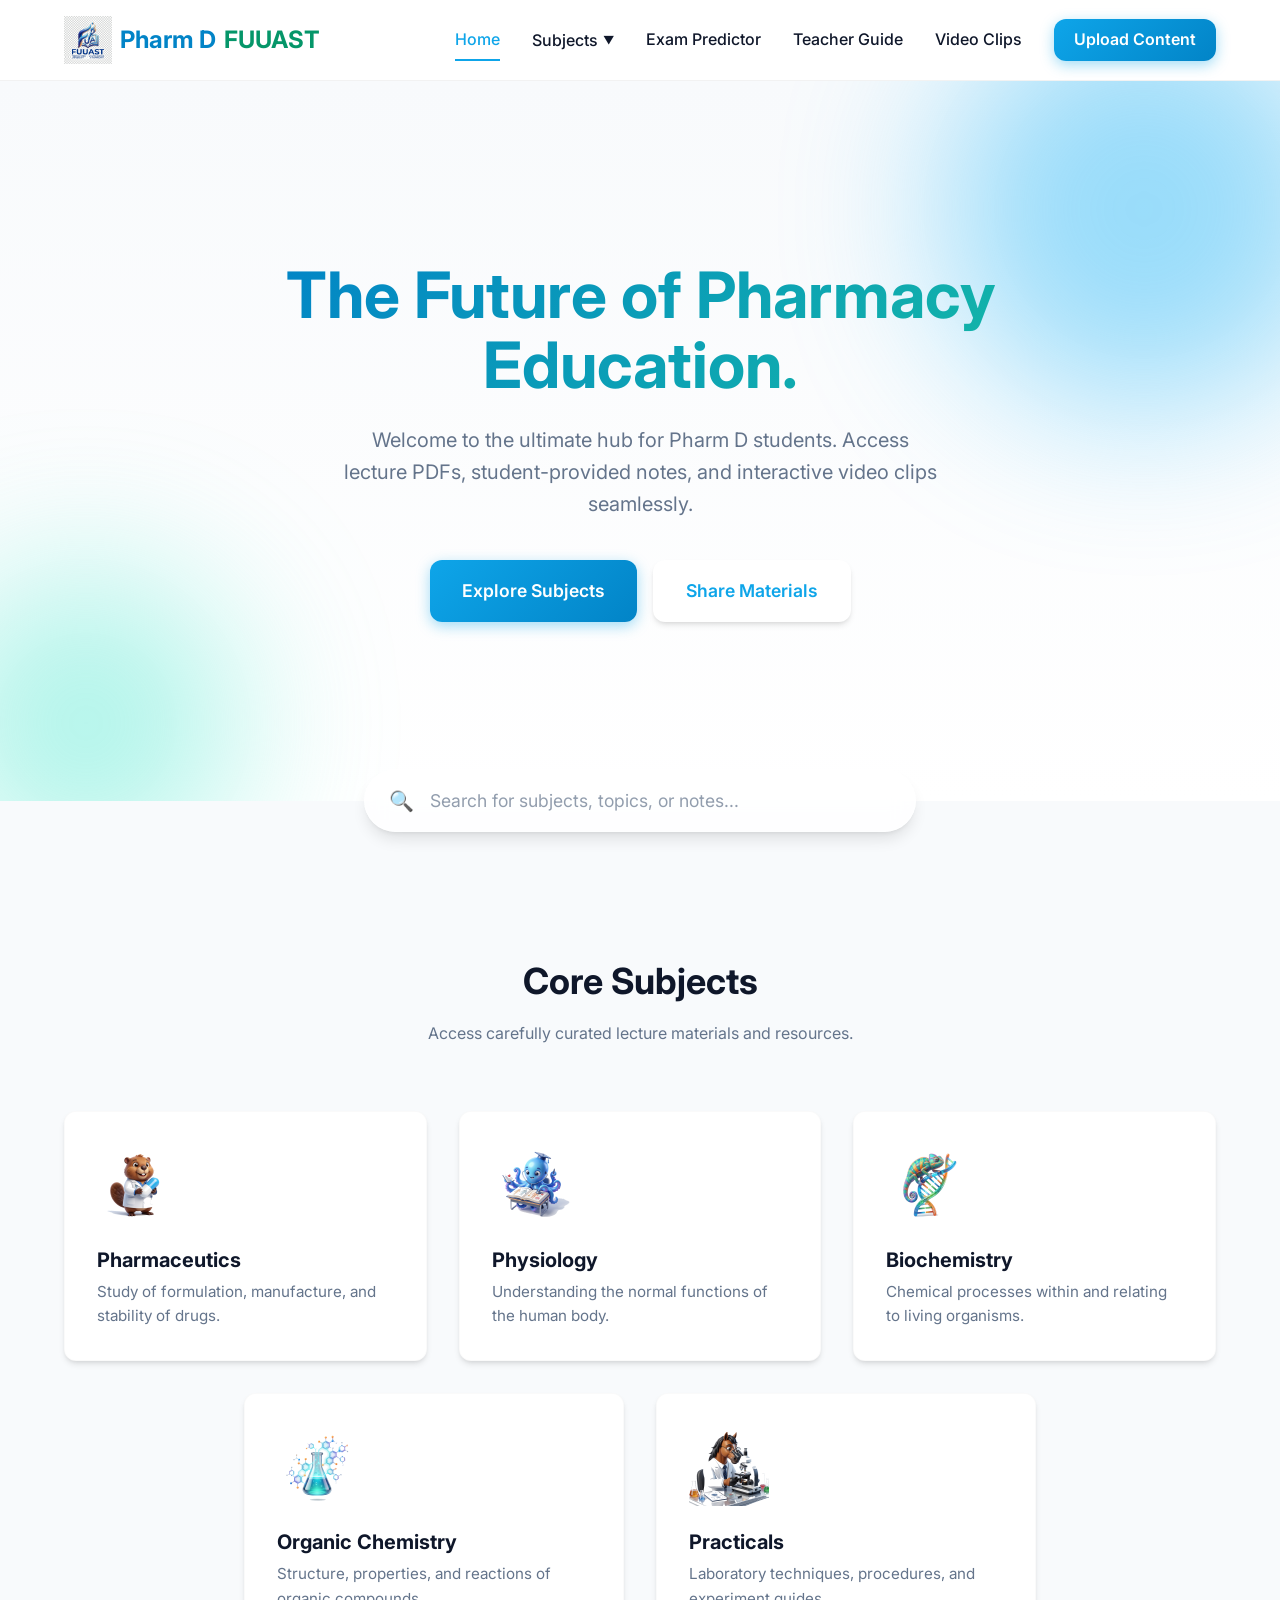
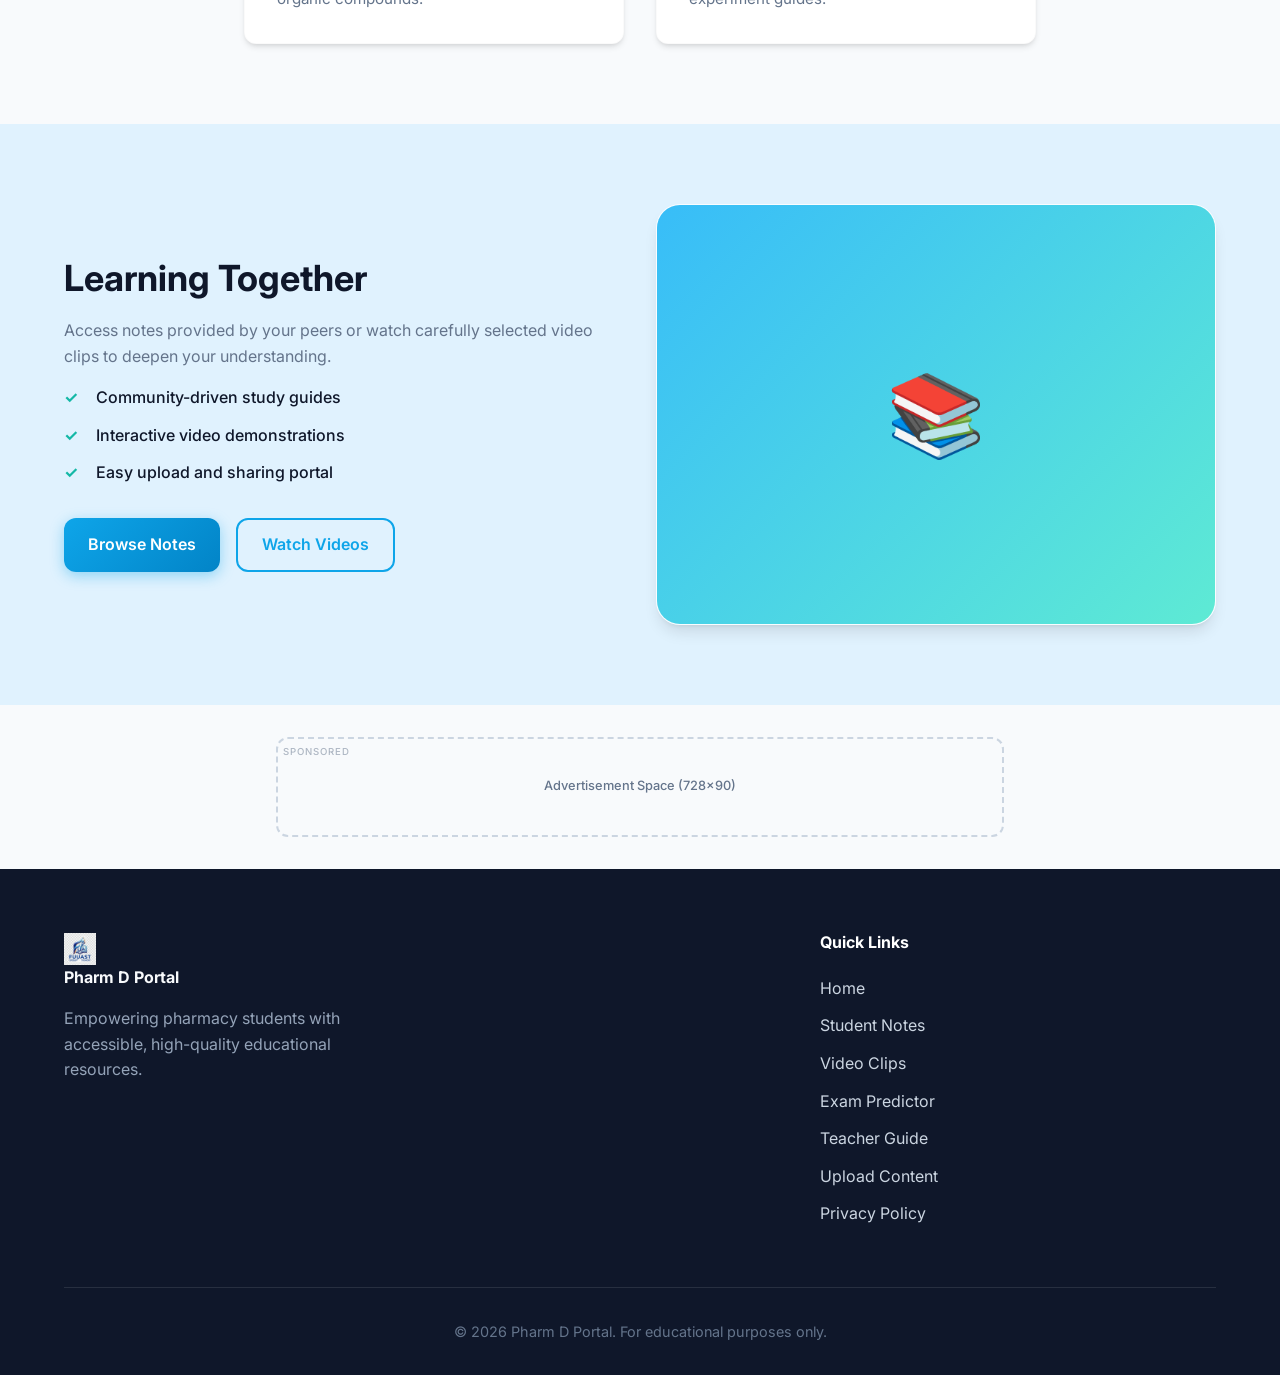
<file: index.html>
<!DOCTYPE html>
<html lang="en">

<head>
    <meta charset="UTF-8">
    <meta name="viewport" content="width=device-width, initial-scale=1.0">
    <title>Pharm D Portal</title>
    <meta name="description"
        content="The ultimate hub for Pharm D students at FUUAST. Access lecture PDFs, student notes, and video clips for Pharmaceutics, Physiology, Biochemistry, Organic Chemistry, and Practicals.">
    <!-- Open Graph / Social Media -->
    <meta property="og:type" content="website">
    <meta property="og:url" content="https://pharmd-fuuast.com/">
    <meta property="og:title" content="Pharm D Portal – FUUAST">
    <meta property="og:description"
        content="The ultimate hub for Pharm D students. Access lecture PDFs, student notes, and video clips seamlessly.">
    <meta property="og:image" content="img/fuuast_logo_transparent.png">
    <meta property="og:site_name" content="Pharm D Portal FUUAST">
    <!-- Twitter Card -->
    <meta name="twitter:card" content="summary_large_image">
    <meta name="twitter:title" content="Pharm D Portal – FUUAST">
    <meta name="twitter:description"
        content="The ultimate hub for Pharm D students. Access lecture PDFs, student notes, and video clips seamlessly.">
    <meta name="twitter:image" content="img/fuuast_logo_transparent.png">
    <!-- Google Fonts -->
    <link href="https://fonts.googleapis.com/css2?family=Inter:wght@400;500;600;700&display=swap" rel="stylesheet">
    <link rel="stylesheet" href="css/style.css">
</head>

<body>

    <!-- Header Navigation -->
    <header class="navbar">
        <div class="container nav-content">
            <a href="index.html" class="logo">
                <img src="img/fuuast_logo_transparent.png" alt="FUUAST Logo" class="logo-img"> Pharm D <span
                    class="logo-accent">FUUAST</span>
            </a>
            <nav class="nav-links">
                <a href="index.html" class="active">Home</a>

                <div class="dropdown">
                    <button class="dropbtn">Subjects <span class="arrow">▼</span></button>
                    <div class="dropdown-content">
                        <a href="pages/pharmacutics.html">Pharmaceutics</a>
                        <a href="pages/physiology.html">Physiology</a>
                        <a href="pages/biochemistry.html">Biochemistry</a>
                        <a href="pages/organic_chemistry.html">Organic Chemistry</a>
                        <a href="pages/practicals.html">Practicals</a>
                        <hr style="opacity: 0.1; margin: 0.5rem 0;">
                        <a href="pages/student_notes.html">Student Notes</a>
                    </div>
                </div>

                <a href="pages/exam_predictor.html">Exam Predictor</a>
                <a href="pages/teacher_guide.html">Teacher Guide</a>
                <a href="pages/videos.html">Video Clips</a>
                <a href="pages/upload.html" class="btn-primary btn-nav">Upload Content</a>
            </nav>

            <!-- Mobile Menu Toggle -->
            <button class="mobile-menu-btn" aria-label="Toggle Navigation">
                <span class="bar"></span>
                <span class="bar"></span>
                <span class="bar"></span>
            </button>
        </div>
    </header>

    <!-- Main Content -->
    <main>
        <!-- Hero Section -->
        <section class="hero">
            <div class="container hero-content">
                <h1>The Future of Pharmacy Education.</h1>
                <p>Welcome to the ultimate hub for Pharm D students. Access lecture PDFs, student-provided notes, and
                    interactive video clips seamlessly.</p>
                <div class="hero-buttons">
                    <a href="#subjects" class="btn-primary btn-large">Explore Subjects</a>
                    <a href="pages/upload.html" class="btn-secondary btn-large">Share Materials</a>
                </div>
            </div>
            <!-- Decorative Background Elements -->
            <div class="hero-bg-shapes">
                <div class="shape shape-1"></div>
                <div class="shape shape-2"></div>
            </div>
        </section>

        <!-- Search Section -->
        <div class="search-container">
            <div class="search-box">
                <span class="search-icon">🔍</span>
                <input type="text" class="search-input" placeholder="Search for subjects, topics, or notes..."
                    id="mainSearch">
            </div>
            <div id="searchResults" class="search-results">
                <!-- Results will be injected here by JS -->
            </div>
        </div>

        <!-- Subjects Grid Preview -->
        <section id="subjects" class="section-padding subjects-preview">
            <div class="container">
                <div class="section-header">
                    <h2>Core Subjects</h2>
                    <p>Access carefully curated lecture materials and resources.</p>
                </div>

                <div class="grid cards-grid">
                    <a href="pages/pharmacutics.html" class="card subject-card">
                        <div class="card-icon"><img src="img/pharmacutics%20Beaver.png" alt="Pharmaceutics"></div>
                        <h3>Pharmaceutics</h3>
                        <p>Study of formulation, manufacture, and stability of drugs.</p>
                    </a>

                    <a href="pages/physiology.html" class="card subject-card">
                        <div class="card-icon"><img src="img/physiology%20octopus.png" alt="Physiology"></div>
                        <h3>Physiology</h3>
                        <p>Understanding the normal functions of the human body.</p>
                    </a>

                    <a href="pages/biochemistry.html" class="card subject-card">
                        <div class="card-icon"><img src="img/biochemistry%20chamelion.png" alt="Biochemistry"></div>
                        <h3>Biochemistry</h3>
                        <p>Chemical processes within and relating to living organisms.</p>
                    </a>

                    <a href="pages/organic_chemistry.html" class="card subject-card">
                        <div class="card-icon"><img src="img/organic_chemistry.png" alt="Organic Chemistry"></div>
                        <h3>Organic Chemistry</h3>
                        <p>Structure, properties, and reactions of organic compounds.</p>
                    </a>

                    <a href="pages/practicals.html" class="card subject-card">
                        <div class="card-icon"><img src="img/practical%20horse.png" alt="Practicals"></div>
                        <h3>Practicals</h3>
                        <p>Laboratory techniques, procedures, and experiment guides.</p>
                    </a>
                </div>
            </div>
        </section>

        <!-- Student Resources Preview -->
        <section class="section-padding student-resources bg-light">
            <div class="container">
                <div class="grid layout-2-col align-center">
                    <div class="text-content">
                        <h2>Learning Together</h2>
                        <p>Access notes provided by your peers or watch carefully selected video clips to deepen your
                            understanding.</p>
                        <ul class="feature-list">
                            <li>Community-driven study guides</li>
                            <li>Interactive video demonstrations</li>
                            <li>Easy upload and sharing portal</li>
                        </ul>
                        <div class="flex-buttons mt-4">
                            <a href="pages/student_notes.html" class="btn-primary">Browse Notes</a>
                            <a href="pages/videos.html" class="btn-outline">Watch Videos</a>
                        </div>
                    </div>
                    <div class="image-content glass-panel">
                        <!-- Placeholder for a beautiful image indicating studying or medical field -->
                        <div class="illustration-placeholder">
                            <span class="icon-large">📚</span>
                        </div>
                    </div>
                </div>
            </div>
        </section>
    </main>

    <!-- Bottom Ad Banner -->
    <div class="container">
        <div class="ad-region ad-banner">
            Advertisement Space (728x90)
        </div>
    </div>

    <!-- Footer -->
    <footer class="footer">
        <div class="container">
            <div class="footer-content">
                <div class="footer-brand">
                    <img src="img/fuuast_logo_transparent.png" alt="FUUAST Logo" class="logo-img-small"> <strong>Pharm D
                        Portal</strong>
                    <p>Empowering pharmacy students with accessible, high-quality educational resources.</p>
                </div>
                <div class="footer-links">
                    <h4>Quick Links</h4>
                    <a href="index.html">Home</a>
                    <a href="pages/student_notes.html">Student Notes</a>
                    <a href="pages/videos.html">Video Clips</a>
                    <a href="pages/exam_predictor.html">Exam Predictor</a>
                    <a href="pages/teacher_guide.html">Teacher Guide</a>
                    <a href="pages/upload.html">Upload Content</a>
                    <a href="pages/privacy.html">Privacy Policy</a>
                </div>
            </div>
            <div class="footer-bottom">
                &copy; 2026 Pharm D Portal. For educational purposes only.
            </div>
        </div>
    </footer>

    <script src="js/main.js"></script>
</body>

</html>
</file>
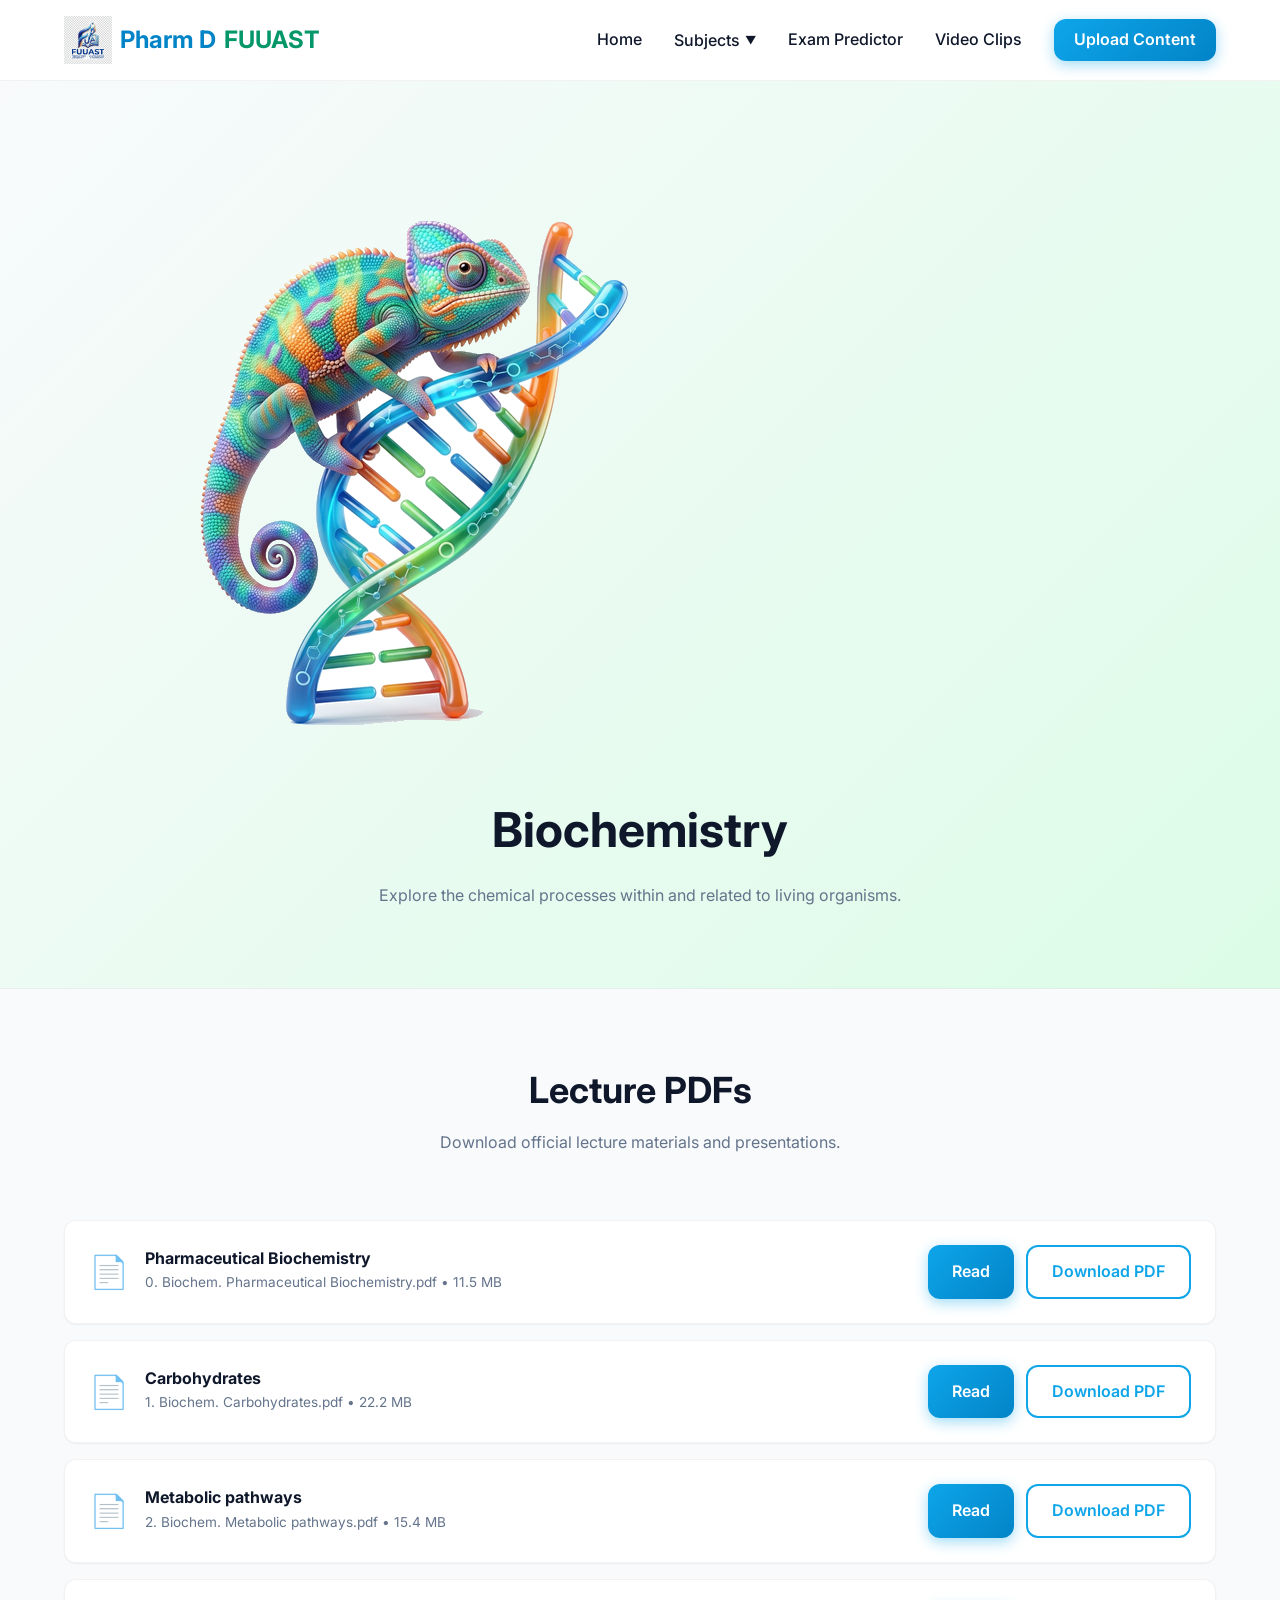
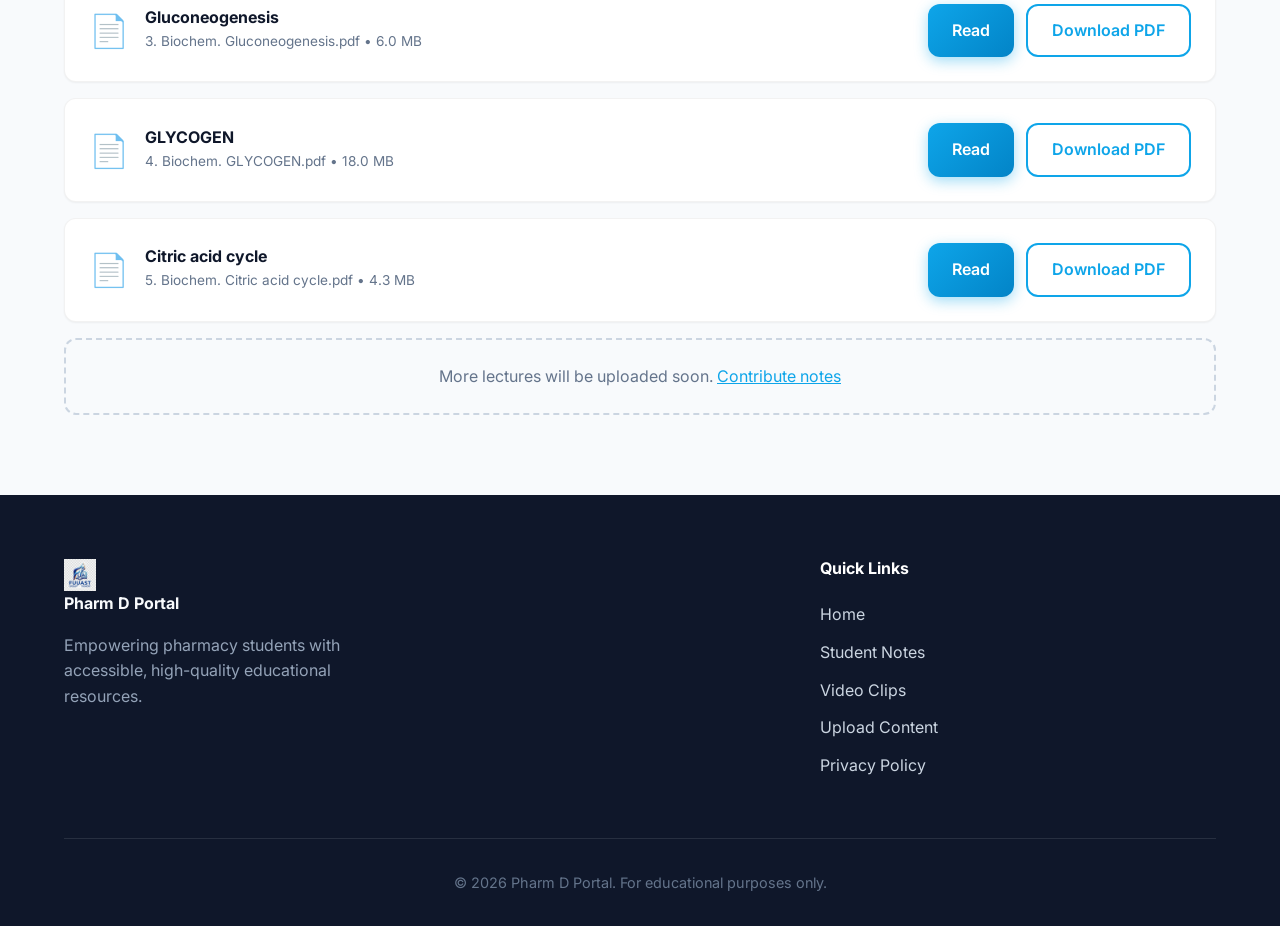
<file: pages/biochemistry.html>
<!DOCTYPE html>
<html lang="en">

<head>
    <meta charset="UTF-8">
    <meta name="viewport" content="width=device-width, initial-scale=1.0">
    <title>Biochemistry - Pharm D Portal</title>
    <meta name="description" content="Study Biochemistry lecture slides and notes for Pharm D at FUUAST. Download carbohydrates, glycogen, gluconeogenesis presentations and more.">
    <!-- Open Graph / Social Media -->
    <meta property="og:type" content="website">
    <meta property="og:url" content="https://pharmd-fuuast.com/pages/biochemistry.html">
    <meta property="og:title" content="Biochemistry – Pharm D Portal FUUAST">
    <meta property="og:description" content="Explore chemical processes within living organisms. Download lecture slides on carbohydrates, glycogen, gluconeogenesis and more.">
    <meta property="og:image" content="../img/biochemistry chamelion.png">
    <meta property="og:site_name" content="Pharm D Portal FUUAST">
    <!-- Twitter Card -->
    <meta name="twitter:card" content="summary_large_image">
    <meta name="twitter:title" content="Biochemistry – Pharm D Portal FUUAST">
    <meta name="twitter:description" content="Explore chemical processes within living organisms. Download lecture slides on carbohydrates, glycogen, gluconeogenesis and more.">
    <meta name="twitter:image" content="../img/biochemistry chamelion.png">
    <!-- Google Fonts -->
    <link href="https://fonts.googleapis.com/css2?family=Inter:wght@400;500;600;700&display=swap" rel="stylesheet">
    <link rel="stylesheet" href="../css/style.css">

    <style>
        .subject-hero {
            background: linear-gradient(135deg, var(--bg-main) 0%, #dcfce7 100%);
            padding: 4rem 0;
            text-align: center;
            border-bottom: 1px solid rgba(0, 0, 0, 0.05);
        }

        .subject-icon {
            font-size: 4rem;
            margin-bottom: 1rem;
            animation: float 4s ease-in-out infinite;
        }

        .pdf-list {
            list-style: none;
            display: grid;
            gap: 1rem;
        }

        .pdf-item {
            display: flex;
            align-items: center;
            justify-content: space-between;
            background: white;
            padding: 1.5rem;
            border-radius: var(--border-radius);
            box-shadow: var(--shadow-sm);
            transition: all var(--transition-fast);
            border: 1px solid rgba(0, 0, 0, 0.05);
        }

        .pdf-item:hover {
            transform: translateY(-2px);
            box-shadow: var(--shadow-md);
            border-color: var(--primary-light);
        }

        .pdf-info {
            display: flex;
            align-items: center;
            gap: 1rem;
        }

        .pdf-icon {
            font-size: 2rem;
            color: #ef4444;
            /* PDF Red */
        }

        .pdf-details h4 {
            margin-bottom: 0.25rem;
        }

        .pdf-details p {
            margin-bottom: 0;
            font-size: 0.85rem;
            color: var(--text-muted);
        }
    </style>
</head>

<body>

    <!-- Header Navigation -->
    <header class="navbar">
        <div class="container nav-content">
            <a href="../index.html" class="logo">
                <img src="../img/fuuast_logo_transparent.png" alt="FUUAST Logo" class="logo-img"> Pharm D <span
                    class="logo-accent">FUUAST</span>
            </a>
            <nav class="nav-links">
                <a href="../index.html">Home</a>

                <div class="dropdown">
                    <button class="dropbtn">Subjects <span class="arrow">▼</span></button>
                    <div class="dropdown-content">
                        <a href="pharmacutics.html">Pharmaceutics</a>
                        <a href="physiology.html">Physiology</a>
                        <a href="biochemistry.html" class="active">Biochemistry</a>
                        <a href="organic_chemistry.html">Organic Chemistry</a>
                        <a href="practicals.html">Practicals</a>
                        <hr style="opacity: 0.1; margin: 0.5rem 0;">
                        <a href="student_notes.html">Student Notes</a>
                    </div>
                </div>

                <a href="exam_predictor.html">Exam Predictor</a>
                <a href="videos.html">Video Clips</a>
                <a href="upload.html" class="btn-primary btn-nav">Upload Content</a>
            </nav>

            <!-- Mobile Menu Toggle -->
            <button class="mobile-menu-btn">
                <span class="bar"></span>
                <span class="bar"></span>
                <span class="bar"></span>
            </button>
        </div>
    </header>

    <!-- Main Content -->
    <main>
        <section class="subject-hero">
            <div class="container">
                <div class="subject-icon"><img src="../img/biochemistry%20chamelion.png" alt="Biochemistry"
                        class="subject-icon-img"></div>
                <h1>Biochemistry</h1>
                <p>Explore the chemical processes within and related to living organisms.</p>
            </div>
        </section>

        <section class="section-padding">
            <div class="container">
                <div class="section-header">
                    <h2>Lecture PDFs</h2>
                    <p>Download official lecture materials and presentations.</p>
                </div>

                <ul class="pdf-list" id="pdf-list-container" data-subject="biochemistry">
                    <!-- PDF items will be injected here dynamically by js/pdf-loader.js -->
                </ul>
            </div>
        </section>
    </main>

    <!-- Footer -->
    <footer class="footer">
        <div class="container">
            <div class="footer-content">
                <div class="footer-brand">
                    <img src="../img/fuuast_logo_transparent.png" alt="FUUAST Logo" class="logo-img-small"> <strong>Pharm D
                        Portal</strong>
                    <p>Empowering pharmacy students with accessible, high-quality educational resources.</p>
                </div>
                <div class="footer-links">
                    <h4>Quick Links</h4>
                    <a href="../index.html">Home</a>
                    <a href="student_notes.html">Student Notes</a>
                    <a href="videos.html">Video Clips</a>
                    <a href="upload.html">Upload Content</a>
                    <a href="privacy.html">Privacy Policy</a>
                </div>
            </div>
            <div class="footer-bottom">
                &copy; 2026 Pharm D Portal. For educational purposes only.
            </div>
        </div>
    </footer>

    <script src="../js/pdf-data.js"></script>
    <script src="../js/pdf-loader.js"></script>
    <script src="../js/main.js"></script>
</body>

</html>
</file>
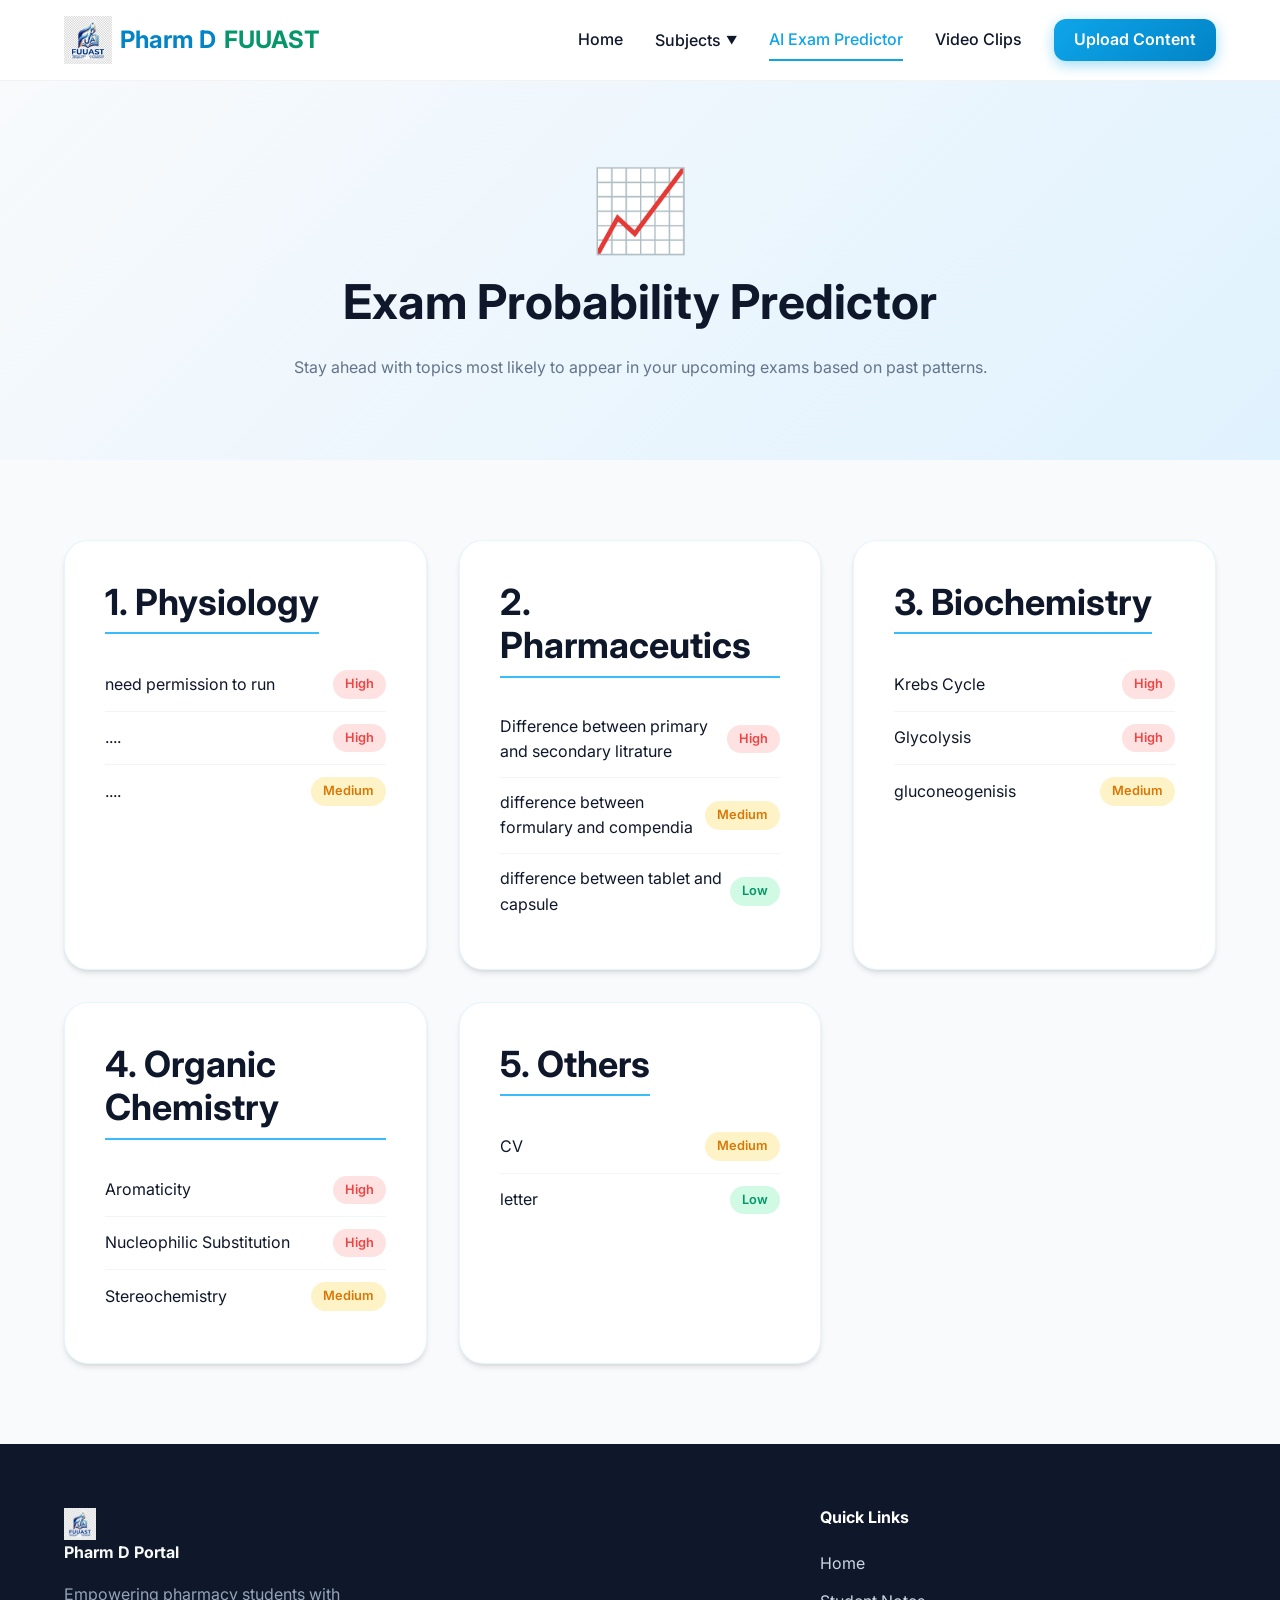
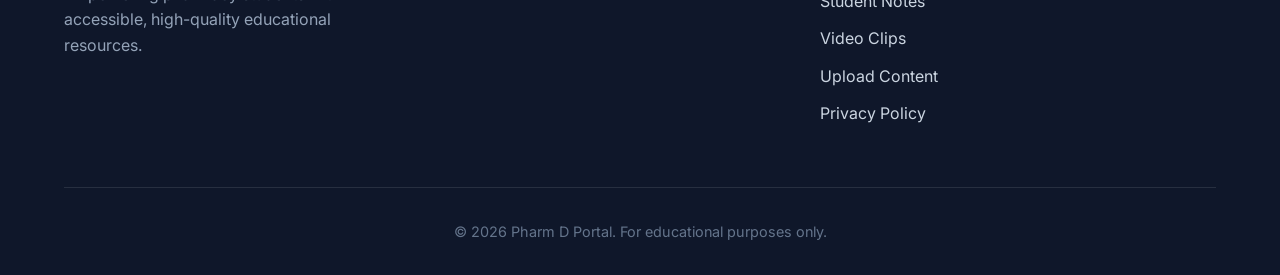
<file: pages/exam_predictor.html>
<!DOCTYPE html>
<html lang="en">

<head>
    <meta charset="UTF-8">
    <meta name="viewport" content="width=device-width, initial-scale=1.0">
    <title>Exam Probability Predictor - Pharm D Portal</title>
    <meta name="description" content="Stay ahead with the Pharm D Exam Probability Predictor. Discover high-probability exam topics for Physiology, Pharmaceutics, Biochemistry, and Organic Chemistry.">
    <!-- Open Graph / Social Media -->
    <meta property="og:type" content="website">
    <meta property="og:url" content="https://pharmd-fuuast.com/pages/exam_predictor.html">
    <meta property="og:title" content="Exam Probability Predictor – Pharm D Portal FUUAST">
    <meta property="og:description" content="Stay ahead with topics most likely to appear in your upcoming exams based on past patterns.">
    <meta property="og:image" content="../img/fuuast_logo_transparent.png">
    <meta property="og:site_name" content="Pharm D Portal FUUAST">
    <!-- Twitter Card -->
    <meta name="twitter:card" content="summary_large_image">
    <meta name="twitter:title" content="Exam Probability Predictor – Pharm D Portal FUUAST">
    <meta name="twitter:description" content="Stay ahead with topics most likely to appear in your upcoming exams based on past patterns.">
    <meta name="twitter:image" content="../img/fuuast_logo_transparent.png">
    <!-- Google Fonts -->
    <link href="https://fonts.googleapis.com/css2?family=Inter:wght@400;500;600;700&display=swap" rel="stylesheet">
    <link rel="stylesheet" href="../css/style.css">

    <style>
        .predictor-hero {
            background: linear-gradient(135deg, var(--bg-main) 0%, #e0f2fe 100%);
            padding: 4rem 0;
            text-align: center;
        }

        .predictor-grid {
            grid-template-columns: repeat(auto-fit, minmax(300px, 1fr));
        }

        .predictor-card {
            background: white;
            padding: 2.5rem;
            border-radius: var(--border-radius-lg);
            box-shadow: var(--shadow-md);
            border: 1px solid rgba(14, 165, 233, 0.1);
        }

        .predictor-card h2 {
            border-bottom: 2px solid var(--primary-light);
            padding-bottom: 0.5rem;
            margin-bottom: 1.5rem;
            display: inline-block;
        }

        .topic-list {
            list-style: none;
        }

        .topic-item {
            display: flex;
            align-items: center;
            justify-content: space-between;
            padding: 0.75rem 0;
            border-bottom: 1px solid #f1f5f9;
        }

        .topic-item:last-child {
            border-bottom: none;
        }

        .probability-badge {
            padding: 0.25rem 0.75rem;
            border-radius: 20px;
            font-size: 0.8rem;
            font-weight: 600;
        }

        .prob-high {
            background: #fee2e2;
            color: #ef4444;
        }

        .prob-medium {
            background: #fef3c7;
            color: #d97706;
        }

        .prob-low {
            background: #d1fae5;
            color: #059669;
        }
    </style>
</head>

<body>

    <!-- Header Navigation -->
    <header class="navbar">
        <div class="container nav-content">
            <a href="../index.html" class="logo">
                <img src="../img/fuuast_logo_transparent.png" alt="FUUAST Logo" class="logo-img"> Pharm D <span
                    class="logo-accent">FUUAST</span>
            </a>
            <nav class="nav-links">
                <a href="../index.html">Home</a>
                <div class="dropdown">
                    <button class="dropbtn">Subjects <span class="arrow">▼</span></button>
                    <div class="dropdown-content">
                        <a href="pharmacutics.html">Pharmaceutics</a>
                        <a href="physiology.html">Physiology</a>
                        <a href="biochemistry.html">Biochemistry</a>
                        <a href="organic_chemistry.html">Organic Chemistry</a>
                        <a href="practicals.html">Practicals</a>
                        <hr style="opacity: 0.1; margin: 0.5rem 0;">
                        <a href="student_notes.html">Student Notes</a>
                    </div>
                </div>
                <a href="exam_predictor.html" class="active">AI Exam Predictor</a>
                <a href="videos.html">Video Clips</a>
                <a href="upload.html" class="btn-primary btn-nav">Upload Content</a>
            </nav>
            <button class="mobile-menu-btn">
                <span class="bar"></span><span class="bar"></span><span class="bar"></span>
            </button>
        </div>
    </header>

    <main>
        <section class="predictor-hero">
            <div class="container">
                <span class="icon-large">📈</span>
                <h1>Exam Probability Predictor</h1>
                <p>Stay ahead with topics most likely to appear in your upcoming exams based on past patterns.</p>
            </div>
        </section>

        <section class="section-padding">
            <div class="container">
                <div class="grid predictor-grid">
                    <!-- Physiology -->
                    <div class="predictor-card">
                        <h2>1. Physiology</h2>
                        <ul class="topic-list">
                            <li class="topic-item"><span>need permission to run</span> <span
                                    class="probability-badge prob-high">High</span></li>
                            <li class="topic-item"><span>....</span> <span
                                    class="probability-badge prob-high">High</span></li>
                            <li class="topic-item"><span>....</span> <span
                                    class="probability-badge prob-medium">Medium</span></li>
                        </ul>
                    </div>

                    <!-- Pharmaceutics -->
                    <div class="predictor-card">
                        <h2>2. Pharmaceutics</h2>
                        <ul class="topic-list">
                            <li class="topic-item"><span>Difference between primary and secondary litrature</span> <span
                                    class="probability-badge prob-high">High</span></li>
                            <li class="topic-item"><span>difference between formulary and compendia</span> <span
                                    class="probability-badge prob-medium">Medium</span></li>
                            <li class="topic-item"><span>difference between tablet and capsule</span> <span
                                    class="probability-badge prob-low">Low</span></li>
                        </ul>
                    </div>

                    <!-- Biochemistry -->
                    <div class="predictor-card">
                        <h2>3. Biochemistry</h2>
                        <ul class="topic-list">
                            <li class="topic-item"><span>Krebs Cycle</span> <span
                                    class="probability-badge prob-high">High</span></li>
                            <li class="topic-item"><span>Glycolysis</span> <span
                                    class="probability-badge prob-high">High</span></li>
                            <li class="topic-item"><span>gluconeogenisis</span> <span
                                    class="probability-badge prob-medium">Medium</span></li>
                        </ul>
                    </div>

                    <!-- Organic Chemistry -->
                    <div class="predictor-card">
                        <h2>4. Organic Chemistry</h2>
                        <ul class="topic-list">
                            <li class="topic-item"><span>Aromaticity</span> <span
                                    class="probability-badge prob-high">High</span></li>
                            <li class="topic-item"><span>Nucleophilic Substitution</span> <span
                                    class="probability-badge prob-high">High</span></li>
                            <li class="topic-item"><span>Stereochemistry</span> <span
                                    class="probability-badge prob-medium">Medium</span></li>
                        </ul>
                    </div>

                    <!-- Others -->
                    <div class="predictor-card">
                        <h2>5. Others</h2>
                        <ul class="topic-list">
                            <li class="topic-item"><span>CV</span> <span
                                    class="probability-badge prob-medium">Medium</span></li>
                            <li class="topic-item"><span>letter</span> <span
                                    class="probability-badge prob-low">Low</span></li>
                        </ul>
                    </div>
                </div>
            </div>
        </section>
    </main>

    <footer class="footer">
        <div class="container">
            <div class="footer-content">
                <div class="footer-brand">
                    <img src="../img/fuuast_logo_transparent.png" alt="FUUAST Logo" class="logo-img-small"> <strong>Pharm D
                        Portal</strong>
                    <p>Empowering pharmacy students with accessible, high-quality educational resources.</p>
                </div>
                <div class="footer-links">
                    <h4>Quick Links</h4>
                    <a href="../index.html">Home</a>
                    <a href="student_notes.html">Student Notes</a>
                    <a href="videos.html">Video Clips</a>
                    <a href="upload.html">Upload Content</a>
                    <a href="privacy.html">Privacy Policy</a>
                </div>
            </div>
            <div class="footer-bottom">
                &copy; 2026 Pharm D Portal. For educational purposes only.
            </div>
        </div>
    </footer>

    <script src="../js/main.js"></script>
</body>

</html>
</file>
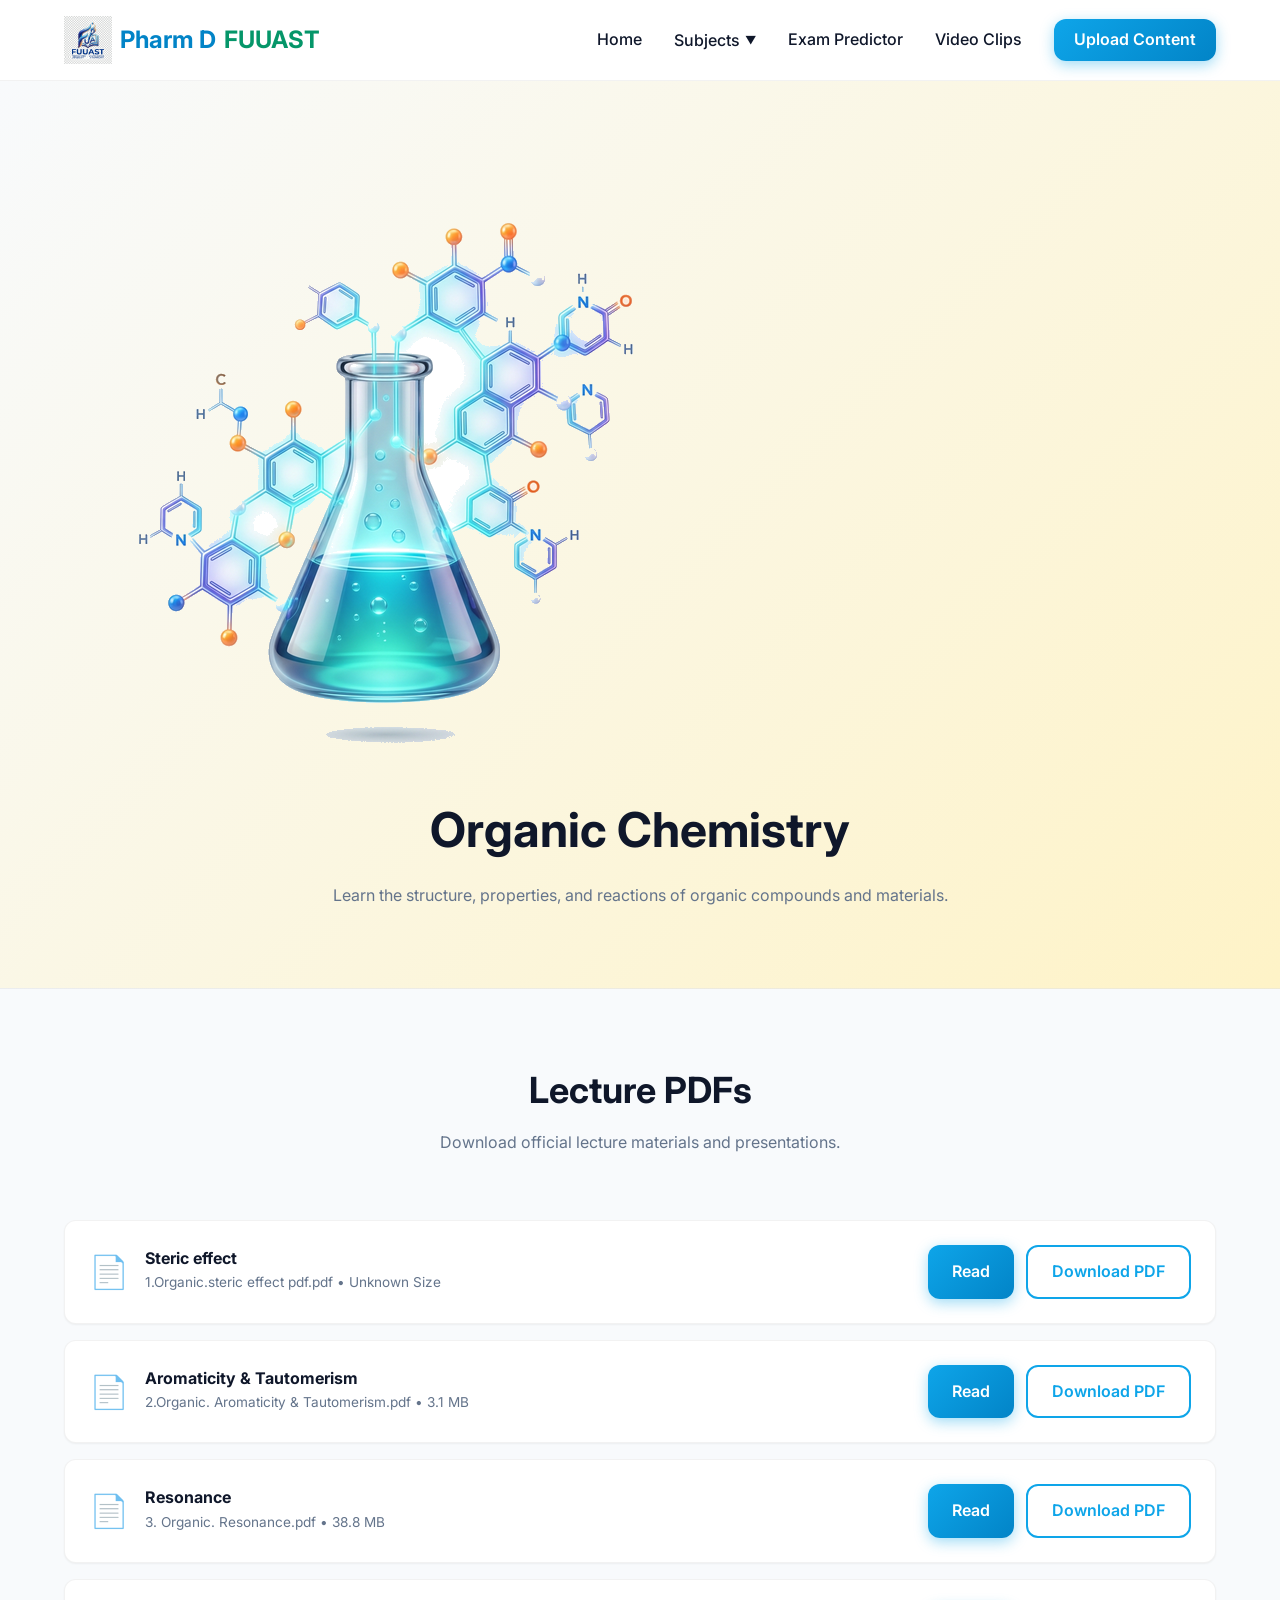
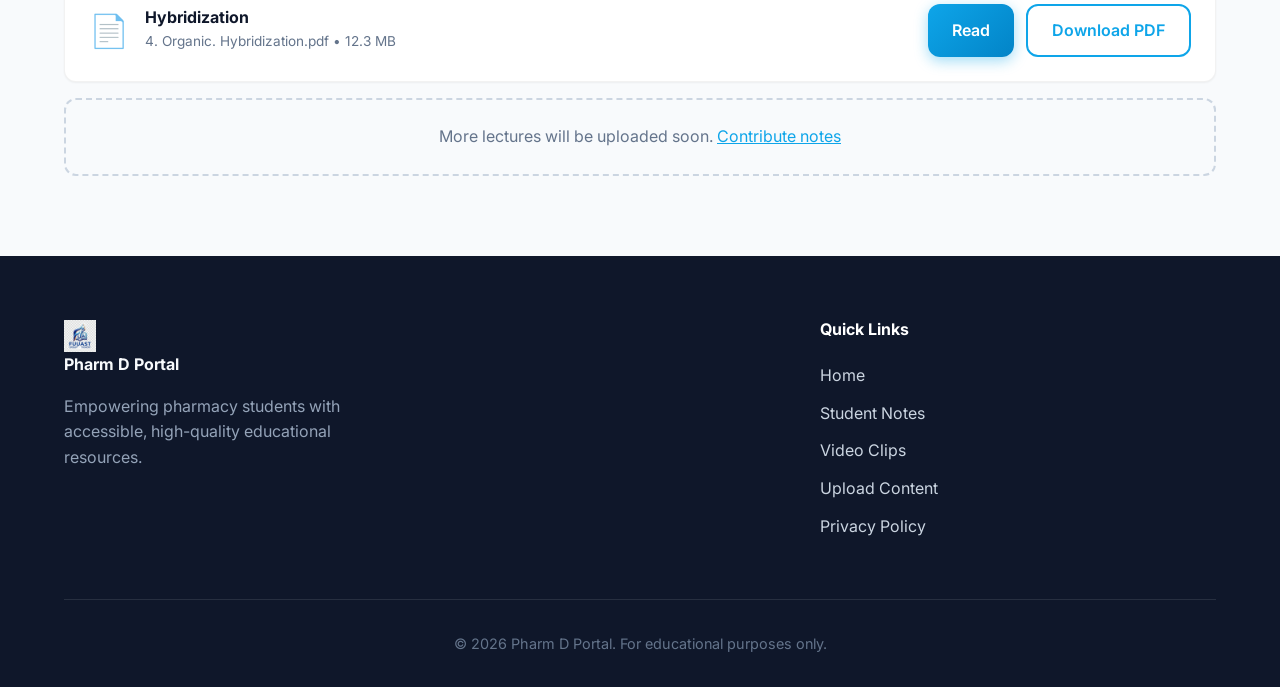
<file: pages/organic_chemistry.html>
<!DOCTYPE html>
<html lang="en">
<head>
    <meta charset="UTF-8">
    <meta name="viewport" content="width=device-width, initial-scale=1.0">
    <title>Organic Chemistry - Pharm D Portal</title>
    <meta name="description" content="Download Organic Chemistry lecture slides for Pharm D at FUUAST. Covers steric effects, hybridization, aromaticity, tautomerism, and resonance.">
    <!-- Open Graph / Social Media -->
    <meta property="og:type" content="website">
    <meta property="og:url" content="https://pharmd-fuuast.com/pages/organic_chemistry.html">
    <meta property="og:title" content="Organic Chemistry – Pharm D Portal FUUAST">
    <meta property="og:description" content="Learn the structure, properties, and reactions of organic compounds. Download official lecture presentations for Pharm D.">
    <meta property="og:image" content="../img/organic_chemistry.png">
    <meta property="og:site_name" content="Pharm D Portal FUUAST">
    <!-- Twitter Card -->
    <meta name="twitter:card" content="summary_large_image">
    <meta name="twitter:title" content="Organic Chemistry – Pharm D Portal FUUAST">
    <meta name="twitter:description" content="Learn the structure, properties, and reactions of organic compounds. Download official lecture presentations for Pharm D.">
    <meta name="twitter:image" content="../img/organic_chemistry.png">
    <!-- Google Fonts -->
    <link href="https://fonts.googleapis.com/css2?family=Inter:wght@400;500;600;700&display=swap" rel="stylesheet">
    <link rel="stylesheet" href="../css/style.css">
    
    <style>
        .subject-hero {
            background: linear-gradient(135deg, var(--bg-main) 0%, #fef3c7 100%);
            padding: 4rem 0;
            text-align: center;
            border-bottom: 1px solid rgba(0,0,0,0.05);
        }
        .subject-icon {
            font-size: 4rem;
            margin-bottom: 1rem;
            animation: float 4s ease-in-out infinite;
        }
        .pdf-list {
            list-style: none;
            display: grid;
            gap: 1rem;
        }
        .pdf-item {
            display: flex;
            align-items: center;
            justify-content: space-between;
            background: white;
            padding: 1.5rem;
            border-radius: var(--border-radius);
            box-shadow: var(--shadow-sm);
            transition: all var(--transition-fast);
            border: 1px solid rgba(0,0,0,0.05);
        }
        .pdf-item:hover {
            transform: translateY(-2px);
            box-shadow: var(--shadow-md);
            border-color: var(--primary-light);
        }
        .pdf-info {
            display: flex;
            align-items: center;
            gap: 1rem;
        }
        .pdf-icon {
            font-size: 2rem;
            color: #ef4444; /* PDF Red */
        }
        .pdf-details h4 {
            margin-bottom: 0.25rem;
        }
        .pdf-details p {
            margin-bottom: 0;
            font-size: 0.85rem;
            color: var(--text-muted);
        }
    </style>
</head>
<body>

    <!-- Header Navigation -->
    <header class="navbar">
        <div class="container nav-content">
            <a href="../index.html" class="logo">
                <img src="../img/fuuast_logo_transparent.png" alt="FUUAST Logo" class="logo-img"> Pharm D <span class="logo-accent">FUUAST</span>
            </a>
            <nav class="nav-links">
                <a href="../index.html">Home</a>
                
                <div class="dropdown">
                    <button class="dropbtn">Subjects <span class="arrow">▼</span></button>
                    <div class="dropdown-content">
                        <a href="pharmacutics.html">Pharmaceutics</a>
                        <a href="physiology.html">Physiology</a>
                        <a href="biochemistry.html">Biochemistry</a>
                        <a href="organic_chemistry.html" class="active">Organic Chemistry</a>
                        <a href="practicals.html">Practicals</a>
                        <hr style="opacity: 0.1; margin: 0.5rem 0;">
                        <a href="student_notes.html">Student Notes</a>
                    </div>
                </div>

                <a href="exam_predictor.html">Exam Predictor</a>
                <a href="videos.html">Video Clips</a>
                <a href="upload.html" class="btn-primary btn-nav">Upload Content</a>
            </nav>
            
            <!-- Mobile Menu Toggle -->
            <button class="mobile-menu-btn">
                <span class="bar"></span>
                <span class="bar"></span>
                <span class="bar"></span>
            </button>
        </div>
    </header>

    <!-- Main Content -->
    <main>
        <section class="subject-hero">
            <div class="container">
                <div class="subject-icon"><img src="../img/organic_chemistry.png" alt="Organic Chemistry" class="subject-icon-img"></div>
                <h1>Organic Chemistry</h1>
                <p>Learn the structure, properties, and reactions of organic compounds and materials.</p>
            </div>
        </section>

        <section class="section-padding">
            <div class="container">
                <div class="section-header">
                    <h2>Lecture PDFs</h2>
                    <p>Download official lecture materials and presentations.</p>
                </div>
                
                <ul class="pdf-list" id="pdf-list-container" data-subject="organic_chemistry">
                    <!-- PDF items will be injected here dynamically by js/pdf-loader.js -->
                </ul>
            </div>
        </section>
    </main>

    <!-- Footer -->
    <footer class="footer">
        <div class="container">
            <div class="footer-content">
                <div class="footer-brand">
                    <img src="../img/fuuast_logo_transparent.png" alt="FUUAST Logo" class="logo-img-small"> <strong>Pharm D Portal</strong>
                    <p>Empowering pharmacy students with accessible, high-quality educational resources.</p>
                </div>
                <div class="footer-links">
                    <h4>Quick Links</h4>
                    <a href="../index.html">Home</a>
                    <a href="student_notes.html">Student Notes</a>
                    <a href="videos.html">Video Clips</a>
                    <a href="upload.html">Upload Content</a>
                    <a href="privacy.html">Privacy Policy</a>
                </div>
            </div>
            <div class="footer-bottom">
                &copy; 2026 Pharm D Portal. For educational purposes only.
            </div>
        </div>
    </footer>

    <script src="../js/pdf-data.js"></script>
    <script src="../js/pdf-loader.js"></script>
    <script src="../js/main.js"></script>
</body>
</html>
</file>
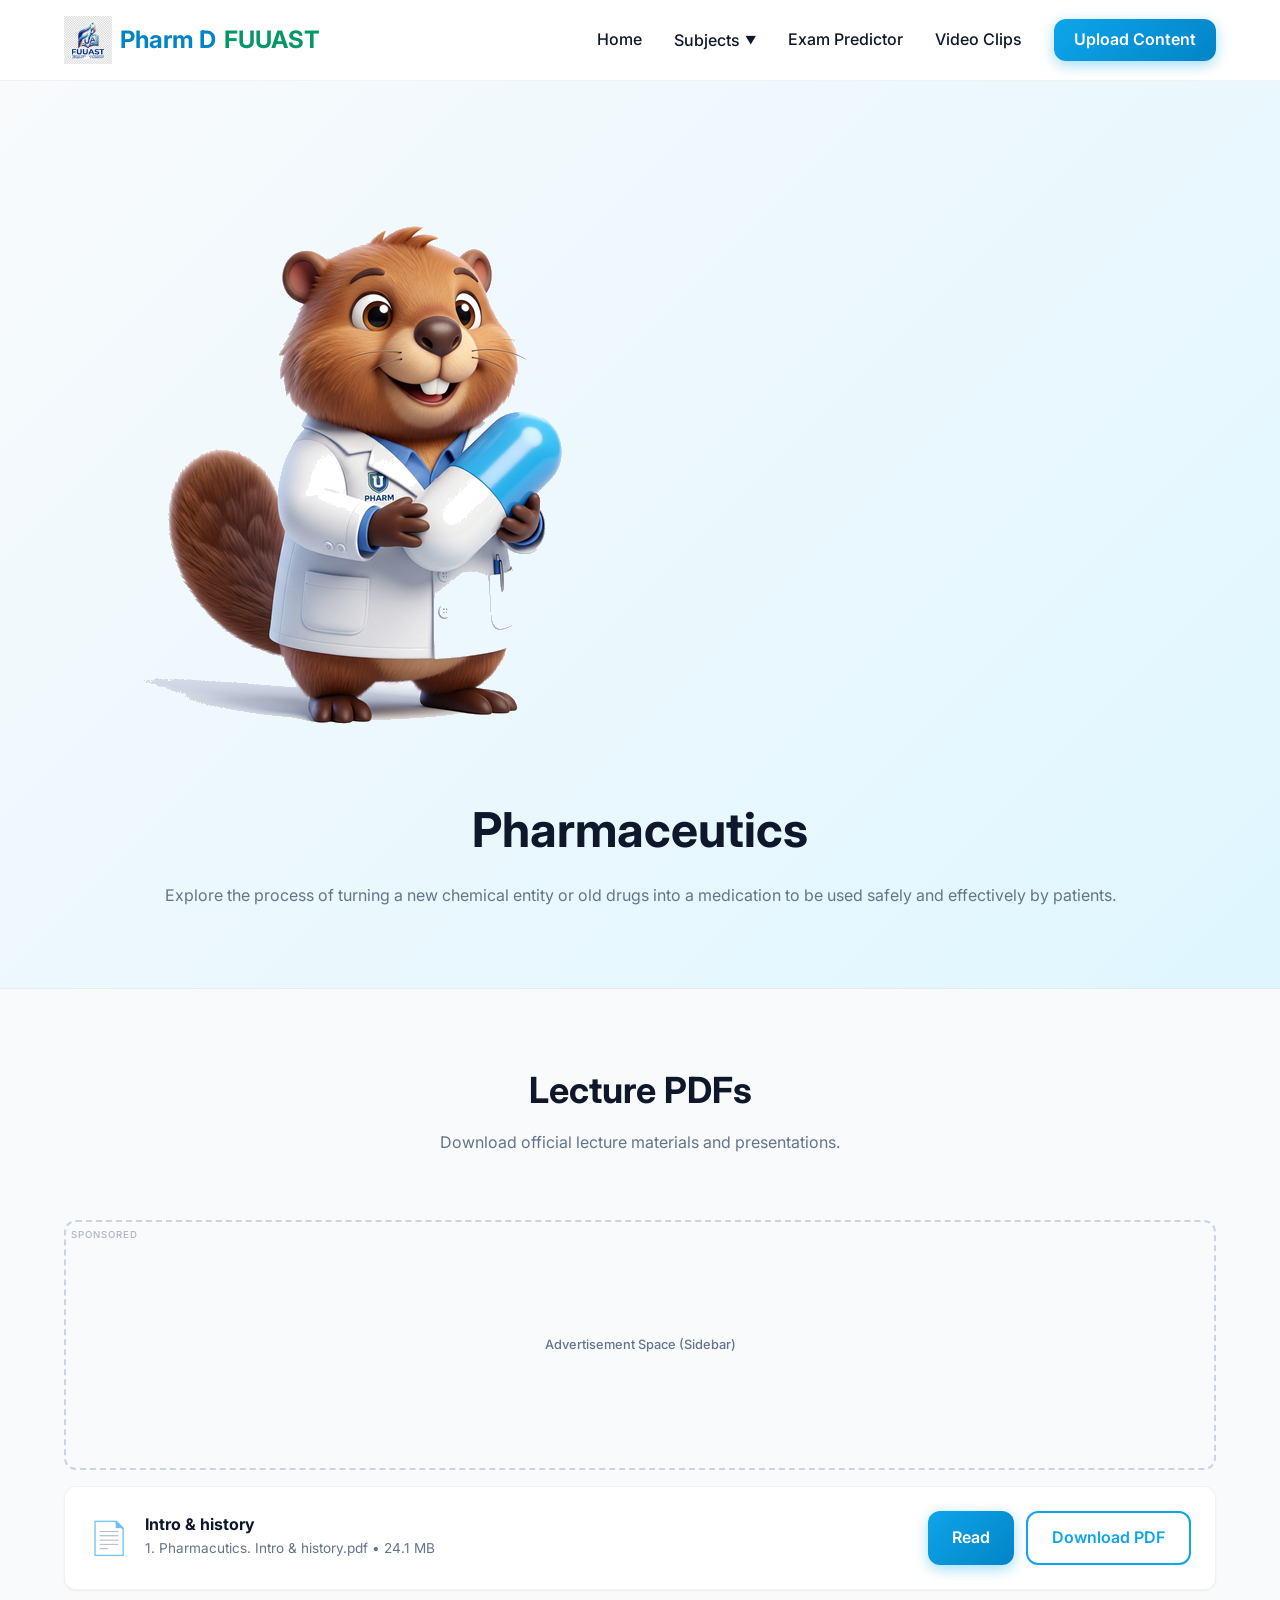
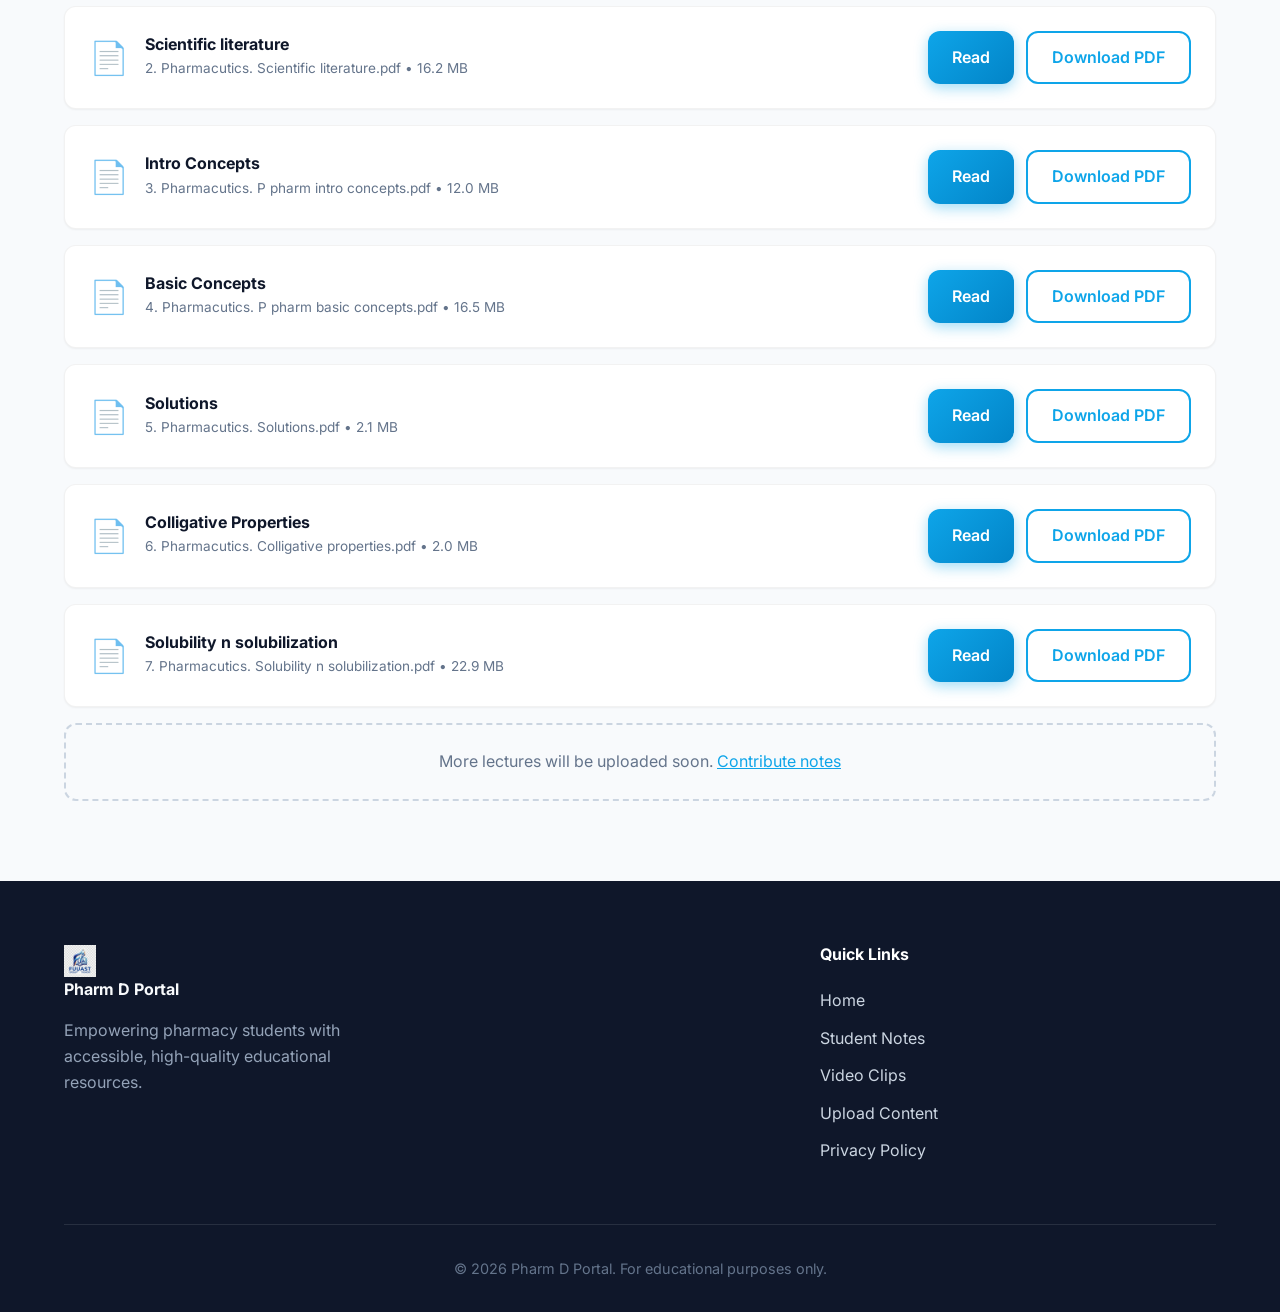
<file: pages/pharmacutics.html>
<!DOCTYPE html>
<html lang="en">
<head>
    <meta charset="UTF-8">
    <meta name="viewport" content="width=device-width, initial-scale=1.0">
    <title>Pharmaceutics - Pharm D Portal</title>
    <meta name="description" content="Download Pharmaceutics lecture slides for Pharm D at FUUAST. Covers introduction, literature, colligative properties, solutions and more.">
    <!-- Open Graph / Social Media -->
    <meta property="og:type" content="website">
    <meta property="og:url" content="https://pharmd-fuuast.com/pages/pharmacutics.html">
    <meta property="og:title" content="Pharmaceutics – Pharm D Portal FUUAST">
    <meta property="og:description" content="Study the formulation, manufacture, and stability of drugs. Download official Pharmaceutics lecture presentations.">
    <meta property="og:image" content="../img/pharmacutics Beaver.png">
    <meta property="og:site_name" content="Pharm D Portal FUUAST">
    <!-- Twitter Card -->
    <meta name="twitter:card" content="summary_large_image">
    <meta name="twitter:title" content="Pharmaceutics – Pharm D Portal FUUAST">
    <meta name="twitter:description" content="Study the formulation, manufacture, and stability of drugs. Download official Pharmaceutics lecture presentations.">
    <meta name="twitter:image" content="../img/pharmacutics Beaver.png">
    <!-- Google Fonts -->
    <link href="https://fonts.googleapis.com/css2?family=Inter:wght@400;500;600;700&display=swap" rel="stylesheet">
    <link rel="stylesheet" href="../css/style.css">
    
    <style>
        .subject-hero {
            background: linear-gradient(135deg, var(--bg-main) 0%, #dff6ff 100%);
            padding: 4rem 0;
            text-align: center;
            border-bottom: 1px solid rgba(0,0,0,0.05);
        }
        .subject-icon {
            font-size: 4rem;
            margin-bottom: 1rem;
            animation: float 4s ease-in-out infinite;
        }
        .pdf-list {
            list-style: none;
            display: grid;
            gap: 1rem;
        }
        .pdf-item {
            display: flex;
            align-items: center;
            justify-content: space-between;
            background: white;
            padding: 1.5rem;
            border-radius: var(--border-radius);
            box-shadow: var(--shadow-sm);
            transition: all var(--transition-fast);
            border: 1px solid rgba(0,0,0,0.05);
        }
        .pdf-item:hover {
            transform: translateY(-2px);
            box-shadow: var(--shadow-md);
            border-color: var(--primary-light);
        }
        .pdf-info {
            display: flex;
            align-items: center;
            gap: 1rem;
        }
        .pdf-icon {
            font-size: 2rem;
            color: #ef4444; /* PDF Red */
        }
        .pdf-details h4 {
            margin-bottom: 0.25rem;
        }
        .pdf-details p {
            margin-bottom: 0;
            font-size: 0.85rem;
            color: var(--text-muted);
        }
    </style>
</head>
<body>

    <!-- Header Navigation -->
    <header class="navbar">
        <div class="container nav-content">
            <a href="../index.html" class="logo">
                <img src="../img/fuuast_logo_transparent.png" alt="FUUAST Logo" class="logo-img"> Pharm D <span class="logo-accent">FUUAST</span>
            </a>
            <nav class="nav-links">
                <a href="../index.html">Home</a>
                
                <div class="dropdown">
                    <button class="dropbtn">Subjects <span class="arrow">▼</span></button>
                    <div class="dropdown-content">
                        <a href="pharmacutics.html" class="active">Pharmaceutics</a>
                        <a href="physiology.html">Physiology</a>
                        <a href="biochemistry.html">Biochemistry</a>
                        <a href="organic_chemistry.html">Organic Chemistry</a>
                        <a href="practicals.html">Practicals</a>
                        <hr style="opacity: 0.1; margin: 0.5rem 0;">
                        <a href="student_notes.html">Student Notes</a>
                    </div>
                </div>

                <a href="exam_predictor.html">Exam Predictor</a>
                <a href="videos.html">Video Clips</a>
                <a href="upload.html" class="btn-primary btn-nav">Upload Content</a>
            </nav>
            
            <!-- Mobile Menu Toggle -->
            <button class="mobile-menu-btn">
                <span class="bar"></span>
                <span class="bar"></span>
                <span class="bar"></span>
            </button>
        </div>
    </header>

    <!-- Main Content -->
    <main>
        <section class="subject-hero">
            <div class="container">
                <div class="subject-icon"><img src="../img/pharmacutics%20Beaver.png" alt="Pharmaceutics" class="subject-icon-img"></div>
                <h1>Pharmaceutics</h1>
                <p>Explore the process of turning a new chemical entity or old drugs into a medication to be used safely and effectively by patients.</p>
            </div>
        </section>

        <section class="section-padding">
            <div class="container">
                <div class="section-header">
                    <h2>Lecture PDFs</h2>
                    <p>Download official lecture materials and presentations.</p>
                </div>
                
                <div class="ad-region ad-sidebar">
            Advertisement Space (Sidebar)
        </div>

        <ul class="pdf-list" id="pdf-list-container" data-subject="pharmacutics">
            <!-- PDF items will be injected here dynamically by js/pdf-loader.js -->
        </ul>
            </div>
        </section>
    </main>

    <!-- Footer -->
    <footer class="footer">
        <div class="container">
            <div class="footer-content">
                <div class="footer-brand">
                    <img src="../img/fuuast_logo_transparent.png" alt="FUUAST Logo" class="logo-img-small"> <strong>Pharm D Portal</strong>
                    <p>Empowering pharmacy students with accessible, high-quality educational resources.</p>
                </div>
                <div class="footer-links">
                    <h4>Quick Links</h4>
                    <a href="../index.html">Home</a>
                    <a href="student_notes.html">Student Notes</a>
                    <a href="videos.html">Video Clips</a>
                    <a href="upload.html">Upload Content</a>
                    <a href="privacy.html">Privacy Policy</a>
                </div>
            </div>
            <div class="footer-bottom">
                &copy; 2026 Pharm D Portal. For educational purposes only.
            </div>
        </div>
    </footer>

    <script src="../js/pdf-data.js"></script>
    <script src="../js/pdf-loader.js"></script>
    <script src="../js/main.js"></script>
</body>
</html>
</file>
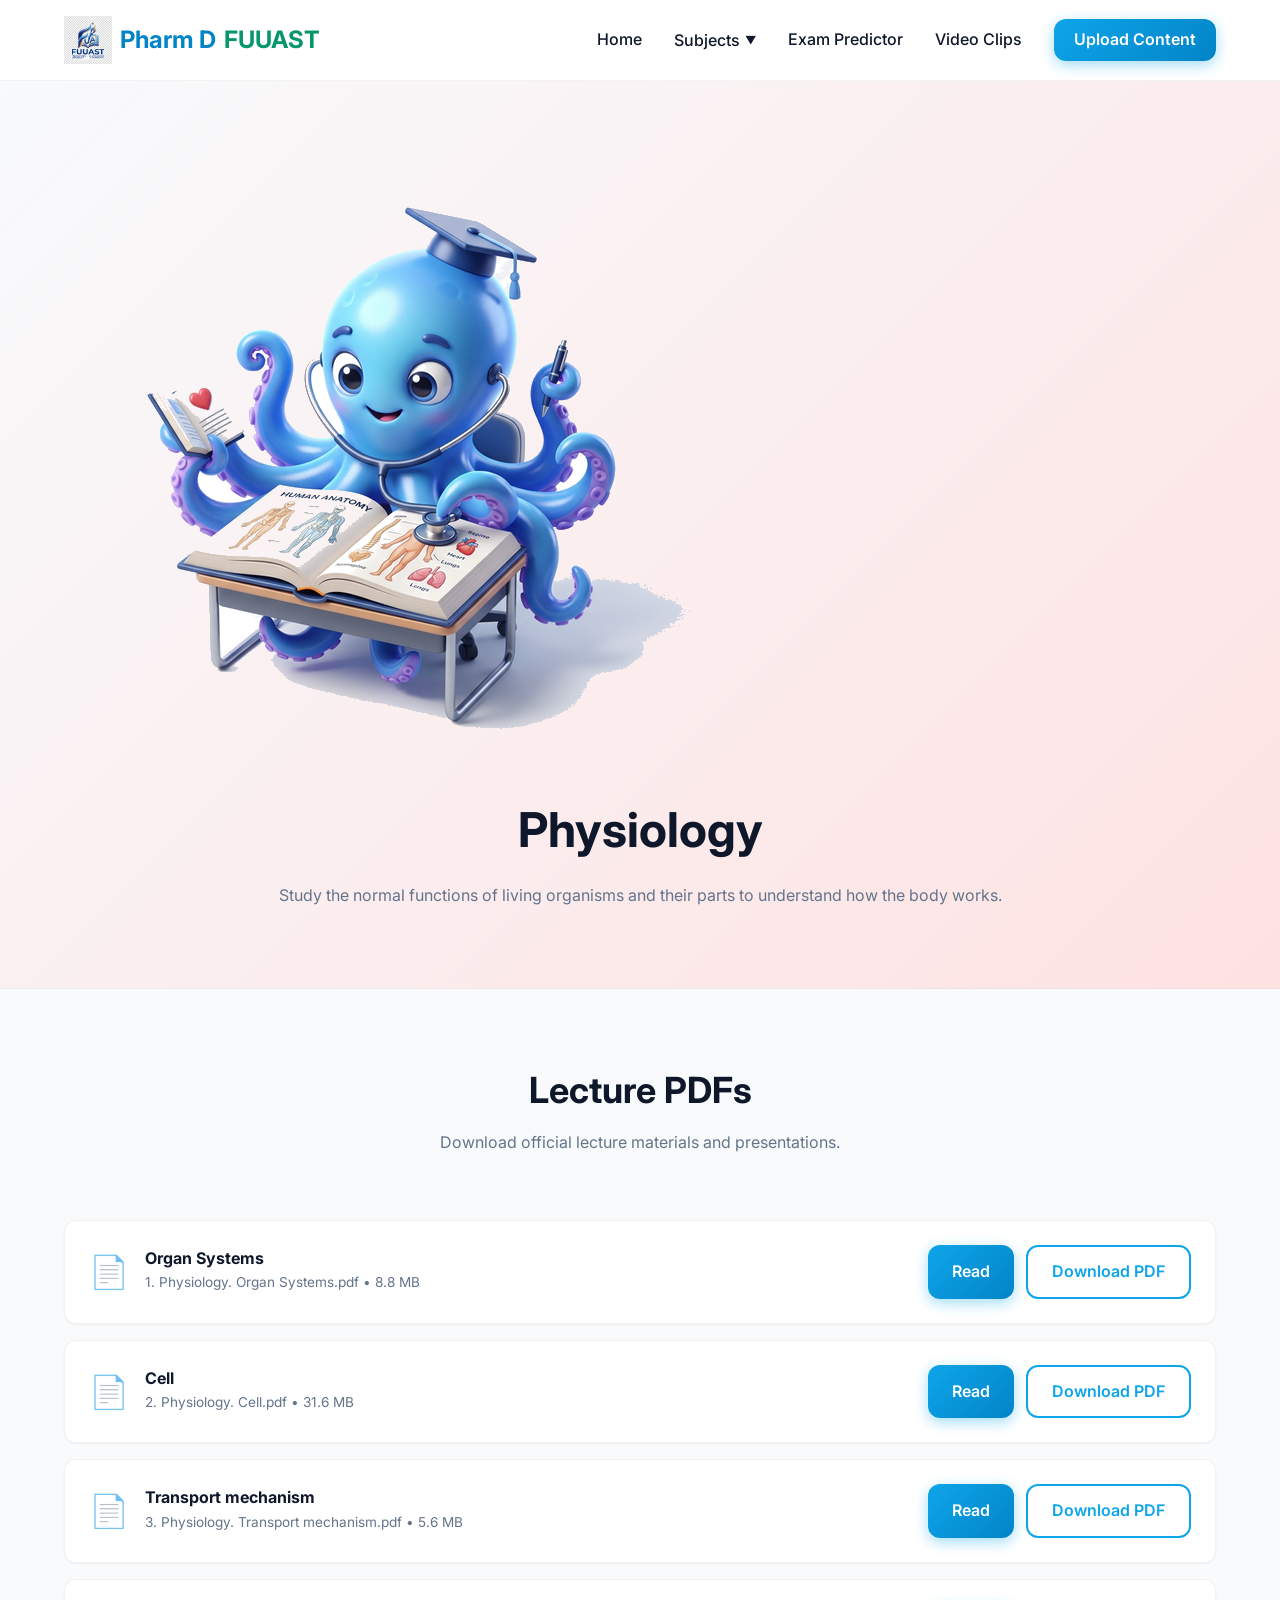
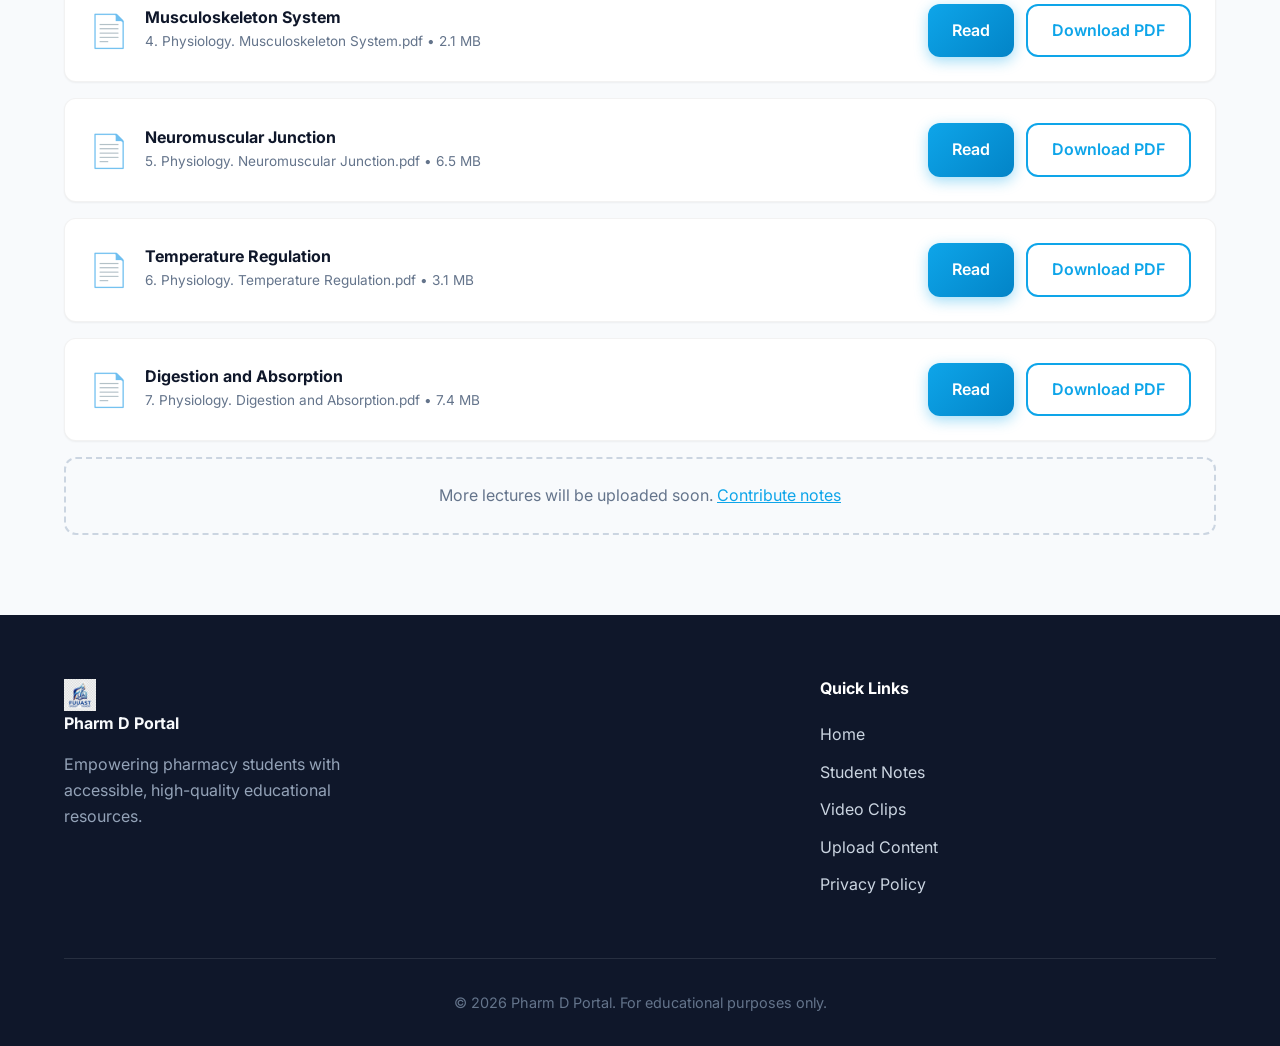
<file: pages/physiology.html>
<!DOCTYPE html>
<html lang="en">
<head>
    <meta charset="UTF-8">
    <meta name="viewport" content="width=device-width, initial-scale=1.0">
    <title>Physiology - Pharm D Portal</title>
    <meta name="description" content="Download Physiology lecture slides for Pharm D at FUUAST. Covers apoptosis, body temperature regulation, cells, musculoskeletal system and more.">
    <!-- Open Graph / Social Media -->
    <meta property="og:type" content="website">
    <meta property="og:url" content="https://pharmd-fuuast.com/pages/physiology.html">
    <meta property="og:title" content="Physiology – Pharm D Portal FUUAST">
    <meta property="og:description" content="Understand the normal functions of the human body. Download Physiology lecture presentations for Pharm D.">
    <meta property="og:image" content="../img/physiology octopus.png">
    <meta property="og:site_name" content="Pharm D Portal FUUAST">
    <!-- Twitter Card -->
    <meta name="twitter:card" content="summary_large_image">
    <meta name="twitter:title" content="Physiology – Pharm D Portal FUUAST">
    <meta name="twitter:description" content="Understand the normal functions of the human body. Download Physiology lecture presentations for Pharm D.">
    <meta name="twitter:image" content="../img/physiology octopus.png">
    <!-- Google Fonts -->
    <link href="https://fonts.googleapis.com/css2?family=Inter:wght@400;500;600;700&display=swap" rel="stylesheet">
    <link rel="stylesheet" href="../css/style.css">
    
    <style>
        .subject-hero {
            background: linear-gradient(135deg, var(--bg-main) 0%, #fee2e2 100%);
            padding: 4rem 0;
            text-align: center;
            border-bottom: 1px solid rgba(0,0,0,0.05);
        }
        .subject-icon {
            font-size: 4rem;
            margin-bottom: 1rem;
            animation: float 4s ease-in-out infinite;
        }
        .pdf-list {
            list-style: none;
            display: grid;
            gap: 1rem;
        }
        .pdf-item {
            display: flex;
            align-items: center;
            justify-content: space-between;
            background: white;
            padding: 1.5rem;
            border-radius: var(--border-radius);
            box-shadow: var(--shadow-sm);
            transition: all var(--transition-fast);
            border: 1px solid rgba(0,0,0,0.05);
        }
        .pdf-item:hover {
            transform: translateY(-2px);
            box-shadow: var(--shadow-md);
            border-color: var(--primary-light);
        }
        .pdf-info {
            display: flex;
            align-items: center;
            gap: 1rem;
        }
        .pdf-icon {
            font-size: 2rem;
            color: #ef4444; /* PDF Red */
        }
        .pdf-details h4 {
            margin-bottom: 0.25rem;
        }
        .pdf-details p {
            margin-bottom: 0;
            font-size: 0.85rem;
            color: var(--text-muted);
        }
    </style>
</head>
<body>

    <!-- Header Navigation -->
    <header class="navbar">
        <div class="container nav-content">
            <a href="../index.html" class="logo">
                <img src="../img/fuuast_logo_transparent.png" alt="FUUAST Logo" class="logo-img"> Pharm D <span class="logo-accent">FUUAST</span>
            </a>
            <nav class="nav-links">
                <a href="../index.html">Home</a>
                
                <div class="dropdown">
                    <button class="dropbtn">Subjects <span class="arrow">▼</span></button>
                    <div class="dropdown-content">
                        <a href="pharmacutics.html">Pharmaceutics</a>
                        <a href="physiology.html" class="active">Physiology</a>
                        <a href="biochemistry.html">Biochemistry</a>
                        <a href="organic_chemistry.html">Organic Chemistry</a>
                        <a href="practicals.html">Practicals</a>
                        <hr style="opacity: 0.1; margin: 0.5rem 0;">
                        <a href="student_notes.html">Student Notes</a>
                    </div>
                </div>

                <a href="exam_predictor.html">Exam Predictor</a>
                <a href="videos.html">Video Clips</a>
                <a href="upload.html" class="btn-primary btn-nav">Upload Content</a>
            </nav>
            
            <!-- Mobile Menu Toggle -->
            <button class="mobile-menu-btn">
                <span class="bar"></span>
                <span class="bar"></span>
                <span class="bar"></span>
            </button>
        </div>
    </header>

    <!-- Main Content -->
    <main>
        <section class="subject-hero">
            <div class="container">
                <div class="subject-icon"><img src="../img/physiology%20octopus.png" alt="Physiology" class="subject-icon-img"></div>
                <h1>Physiology</h1>
                <p>Study the normal functions of living organisms and their parts to understand how the body works.</p>
            </div>
        </section>

        <section class="section-padding">
            <div class="container">
                <div class="section-header">
                    <h2>Lecture PDFs</h2>
                    <p>Download official lecture materials and presentations.</p>
                </div>
                
                <ul class="pdf-list" id="pdf-list-container" data-subject="physiology">
                    <!-- PDF items will be injected here dynamically by js/pdf-loader.js -->
                </ul>
            </div>
        </section>
    </main>

    <!-- Footer -->
    <footer class="footer">
        <div class="container">
            <div class="footer-content">
                <div class="footer-brand">
                    <img src="../img/fuuast_logo_transparent.png" alt="FUUAST Logo" class="logo-img-small"> <strong>Pharm D Portal</strong>
                    <p>Empowering pharmacy students with accessible, high-quality educational resources.</p>
                </div>
                <div class="footer-links">
                    <h4>Quick Links</h4>
                    <a href="../index.html">Home</a>
                    <a href="student_notes.html">Student Notes</a>
                    <a href="videos.html">Video Clips</a>
                    <a href="upload.html">Upload Content</a>
                    <a href="privacy.html">Privacy Policy</a>
                </div>
            </div>
            <div class="footer-bottom">
                &copy; 2026 Pharm D Portal. For educational purposes only.
            </div>
        </div>
    </footer>

    <script src="../js/pdf-data.js"></script>
    <script src="../js/pdf-loader.js"></script>
    <script src="../js/main.js"></script>
</body>
</html>
</file>
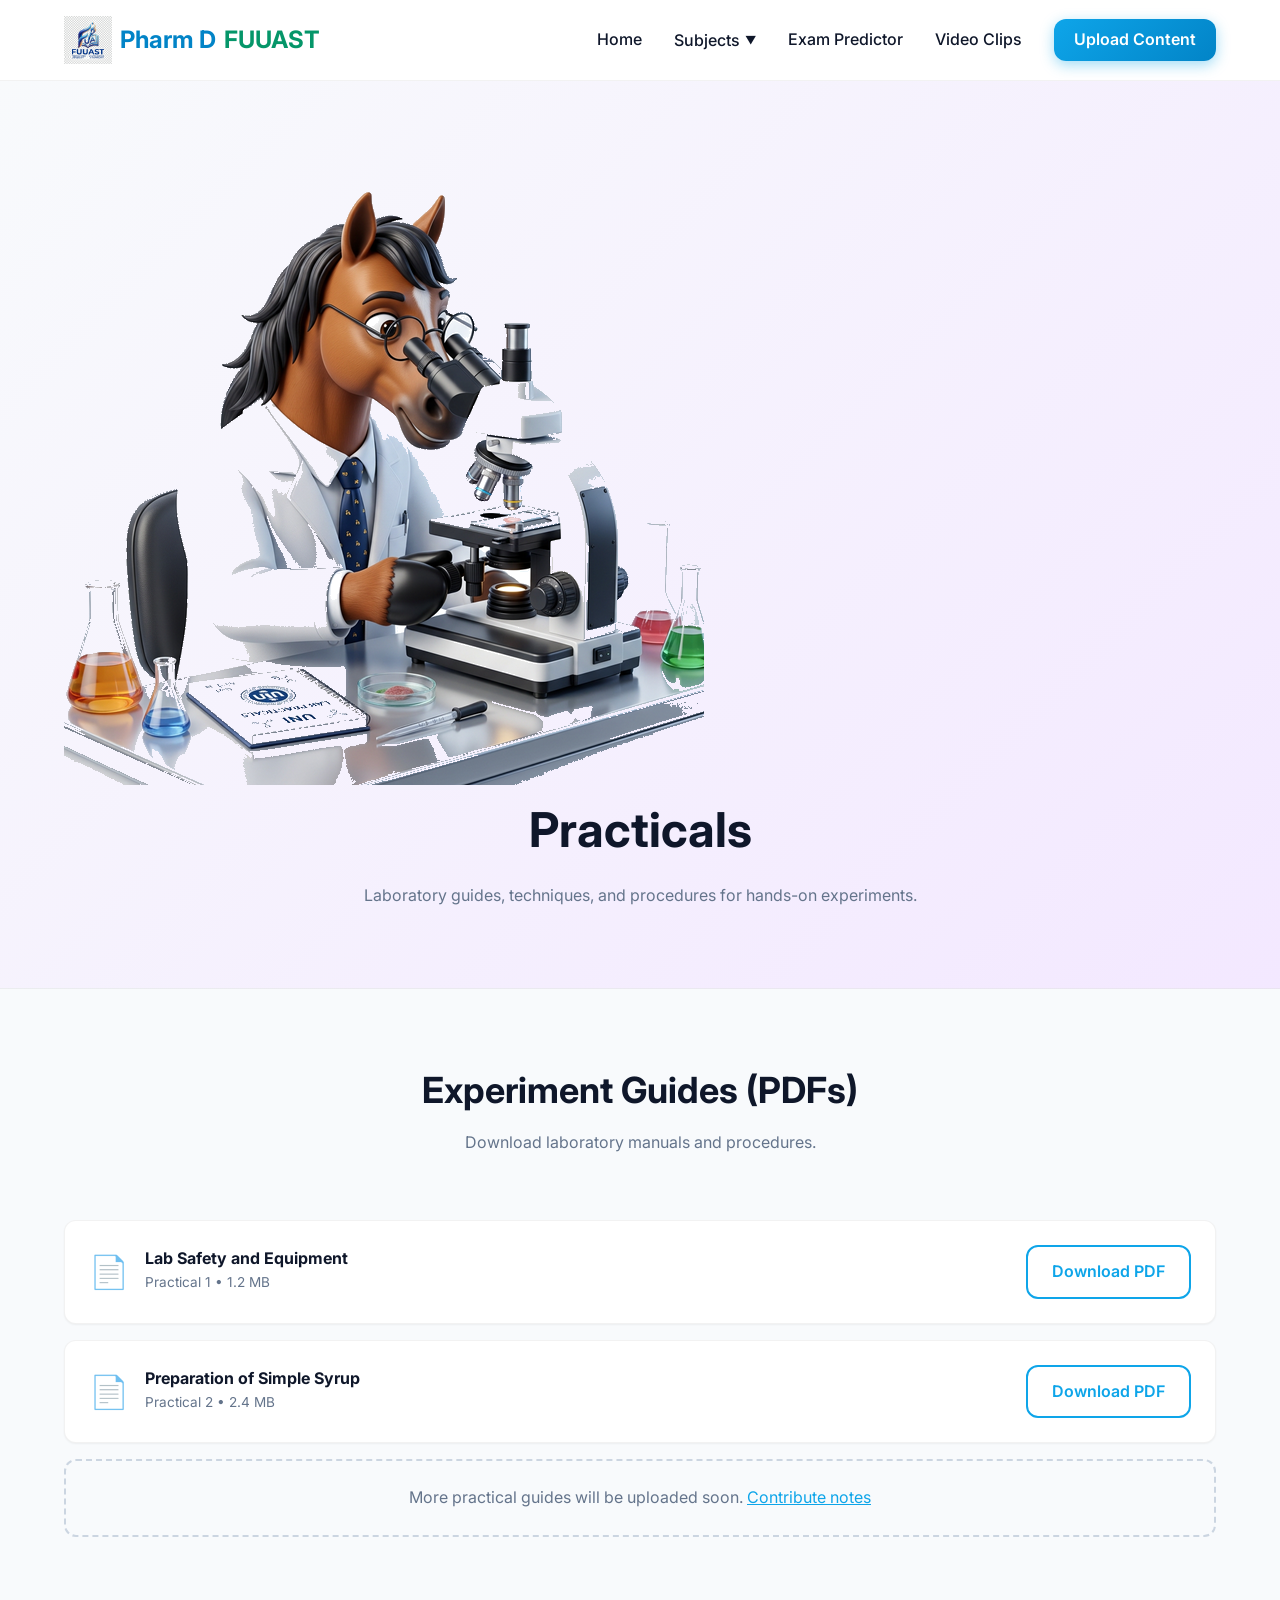
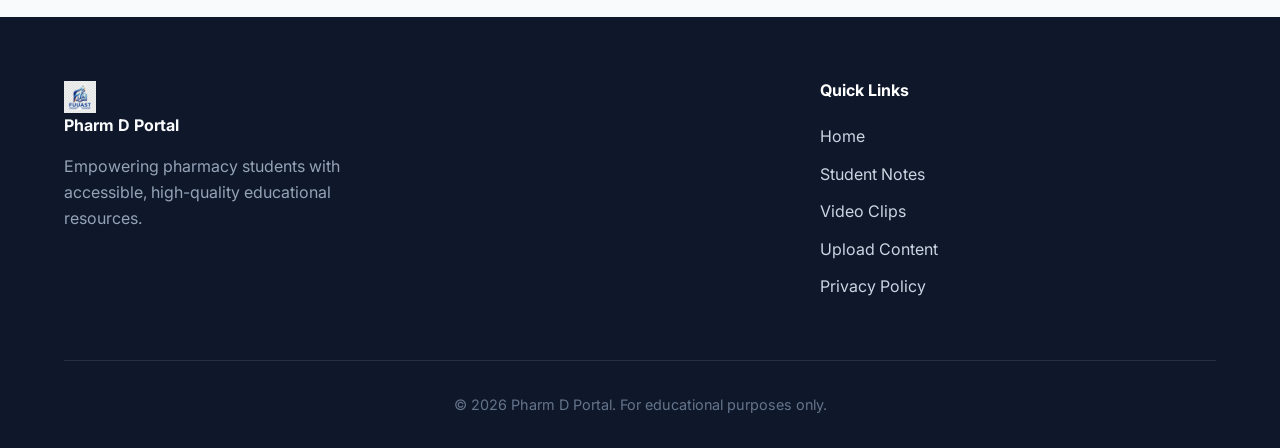
<file: pages/practicals.html>
<!DOCTYPE html>
<html lang="en">
<head>
    <meta charset="UTF-8">
    <meta name="viewport" content="width=device-width, initial-scale=1.0">
    <title>Practicals - Pharm D Portal</title>
    <meta name="description" content="Download Practicals lab guides for Pharm D at FUUAST. Laboratory techniques, procedures, and experiment guides for hands-on learning.">
    <!-- Open Graph / Social Media -->
    <meta property="og:type" content="website">
    <meta property="og:url" content="https://pharmd-fuuast.com/pages/practicals.html">
    <meta property="og:title" content="Practicals – Pharm D Portal FUUAST">
    <meta property="og:description" content="Laboratory guides, techniques, and procedures for hands-on Pharm D experiments at FUUAST.">
    <meta property="og:image" content="../img/practical horse.png">
    <meta property="og:site_name" content="Pharm D Portal FUUAST">
    <!-- Twitter Card -->
    <meta name="twitter:card" content="summary_large_image">
    <meta name="twitter:title" content="Practicals – Pharm D Portal FUUAST">
    <meta name="twitter:description" content="Laboratory guides, techniques, and procedures for hands-on Pharm D experiments at FUUAST.">
    <meta name="twitter:image" content="../img/practical horse.png">
    <!-- Google Fonts -->
    <link href="https://fonts.googleapis.com/css2?family=Inter:wght@400;500;600;700&display=swap" rel="stylesheet">
    <link rel="stylesheet" href="../css/style.css">
    
    <style>
        .subject-hero {
            background: linear-gradient(135deg, var(--bg-main) 0%, #f3e8ff 100%);
            padding: 4rem 0;
            text-align: center;
            border-bottom: 1px solid rgba(0,0,0,0.05);
        }
        .subject-icon {
            font-size: 4rem;
            margin-bottom: 1rem;
            animation: float 4s ease-in-out infinite;
        }
        .pdf-list {
            list-style: none;
            display: grid;
            gap: 1rem;
        }
        .pdf-item {
            display: flex;
            align-items: center;
            justify-content: space-between;
            background: white;
            padding: 1.5rem;
            border-radius: var(--border-radius);
            box-shadow: var(--shadow-sm);
            transition: all var(--transition-fast);
            border: 1px solid rgba(0,0,0,0.05);
        }
        .pdf-item:hover {
            transform: translateY(-2px);
            box-shadow: var(--shadow-md);
            border-color: var(--primary-light);
        }
        .pdf-info {
            display: flex;
            align-items: center;
            gap: 1rem;
        }
        .pdf-icon {
            font-size: 2rem;
            color: #ef4444; /* PDF Red */
        }
        .pdf-details h4 {
            margin-bottom: 0.25rem;
        }
        .pdf-details p {
            margin-bottom: 0;
            font-size: 0.85rem;
            color: var(--text-muted);
        }
    </style>
</head>
<body>

    <!-- Header Navigation -->
    <header class="navbar">
        <div class="container nav-content">
            <a href="../index.html" class="logo">
                <img src="../img/fuuast_logo_transparent.png" alt="FUUAST Logo" class="logo-img"> Pharm D <span class="logo-accent">FUUAST</span>
            </a>
            <nav class="nav-links">
                <a href="../index.html">Home</a>
                
                <div class="dropdown">
                    <button class="dropbtn">Subjects <span class="arrow">▼</span></button>
                    <div class="dropdown-content">
                        <a href="pharmacutics.html">Pharmaceutics</a>
                        <a href="physiology.html">Physiology</a>
                        <a href="biochemistry.html">Biochemistry</a>
                        <a href="organic_chemistry.html">Organic Chemistry</a>
                        <a href="practicals.html" class="active">Practicals</a>
                        <hr style="opacity: 0.1; margin: 0.5rem 0;">
                        <a href="student_notes.html">Student Notes</a>
                    </div>
                </div>

                <a href="exam_predictor.html">Exam Predictor</a>
                <a href="videos.html">Video Clips</a>
                <a href="upload.html" class="btn-primary btn-nav">Upload Content</a>
            </nav>
            
            <!-- Mobile Menu Toggle -->
            <button class="mobile-menu-btn">
                <span class="bar"></span>
                <span class="bar"></span>
                <span class="bar"></span>
            </button>
        </div>
    </header>

    <!-- Main Content -->
    <main>
        <section class="subject-hero">
            <div class="container">
                <div class="subject-icon"><img src="../img/practical%20horse.png" alt="Practicals" class="subject-icon-img"></div>
                <h1>Practicals</h1>
                <p>Laboratory guides, techniques, and procedures for hands-on experiments.</p>
            </div>
        </section>

        <section class="section-padding">
            <div class="container">
                <div class="section-header">
                    <h2>Experiment Guides (PDFs)</h2>
                    <p>Download laboratory manuals and procedures.</p>
                </div>
                
                <ul class="pdf-list">
                    <li class="pdf-item">
                        <div class="pdf-info">
                            <span class="pdf-icon">📄</span>
                            <div class="pdf-details">
                                <h4>Lab Safety and Equipment</h4>
                                <p>Practical 1 • 1.2 MB</p>
                            </div>
                        </div>
                        <a href="#" class="btn-outline">Download PDF</a>
                    </li>
                    <li class="pdf-item">
                        <div class="pdf-info">
                            <span class="pdf-icon">📄</span>
                            <div class="pdf-details">
                                <h4>Preparation of Simple Syrup</h4>
                                <p>Practical 2 • 2.4 MB</p>
                            </div>
                        </div>
                        <a href="#" class="btn-outline">Download PDF</a>
                    </li>
                     <!-- Mock item empty state style -->
                     <li class="pdf-item" style="justify-content: center; background: var(--bg-main); border: 2px dashed #cbd5e1; box-shadow: none;">
                        <p style="margin:0; text-align:center;">More practical guides will be uploaded soon. <a href="upload.html" style="color:var(--primary); text-decoration: underline;">Contribute notes</a></p>
                    </li>
                </ul>
            </div>
        </section>
    </main>

    <!-- Footer -->
    <footer class="footer">
        <div class="container">
            <div class="footer-content">
                <div class="footer-brand">
                    <img src="../img/fuuast_logo_transparent.png" alt="FUUAST Logo" class="logo-img-small"> <strong>Pharm D Portal</strong>
                    <p>Empowering pharmacy students with accessible, high-quality educational resources.</p>
                </div>
                <div class="footer-links">
                    <h4>Quick Links</h4>
                    <a href="../index.html">Home</a>
                    <a href="student_notes.html">Student Notes</a>
                    <a href="videos.html">Video Clips</a>
                    <a href="upload.html">Upload Content</a>
                    <a href="privacy.html">Privacy Policy</a>
                </div>
            </div>
            <div class="footer-bottom">
                &copy; 2026 Pharm D Portal. For educational purposes only.
            </div>
        </div>
    </footer>

    <script src="../js/main.js"></script>
</body>
</html>
</file>
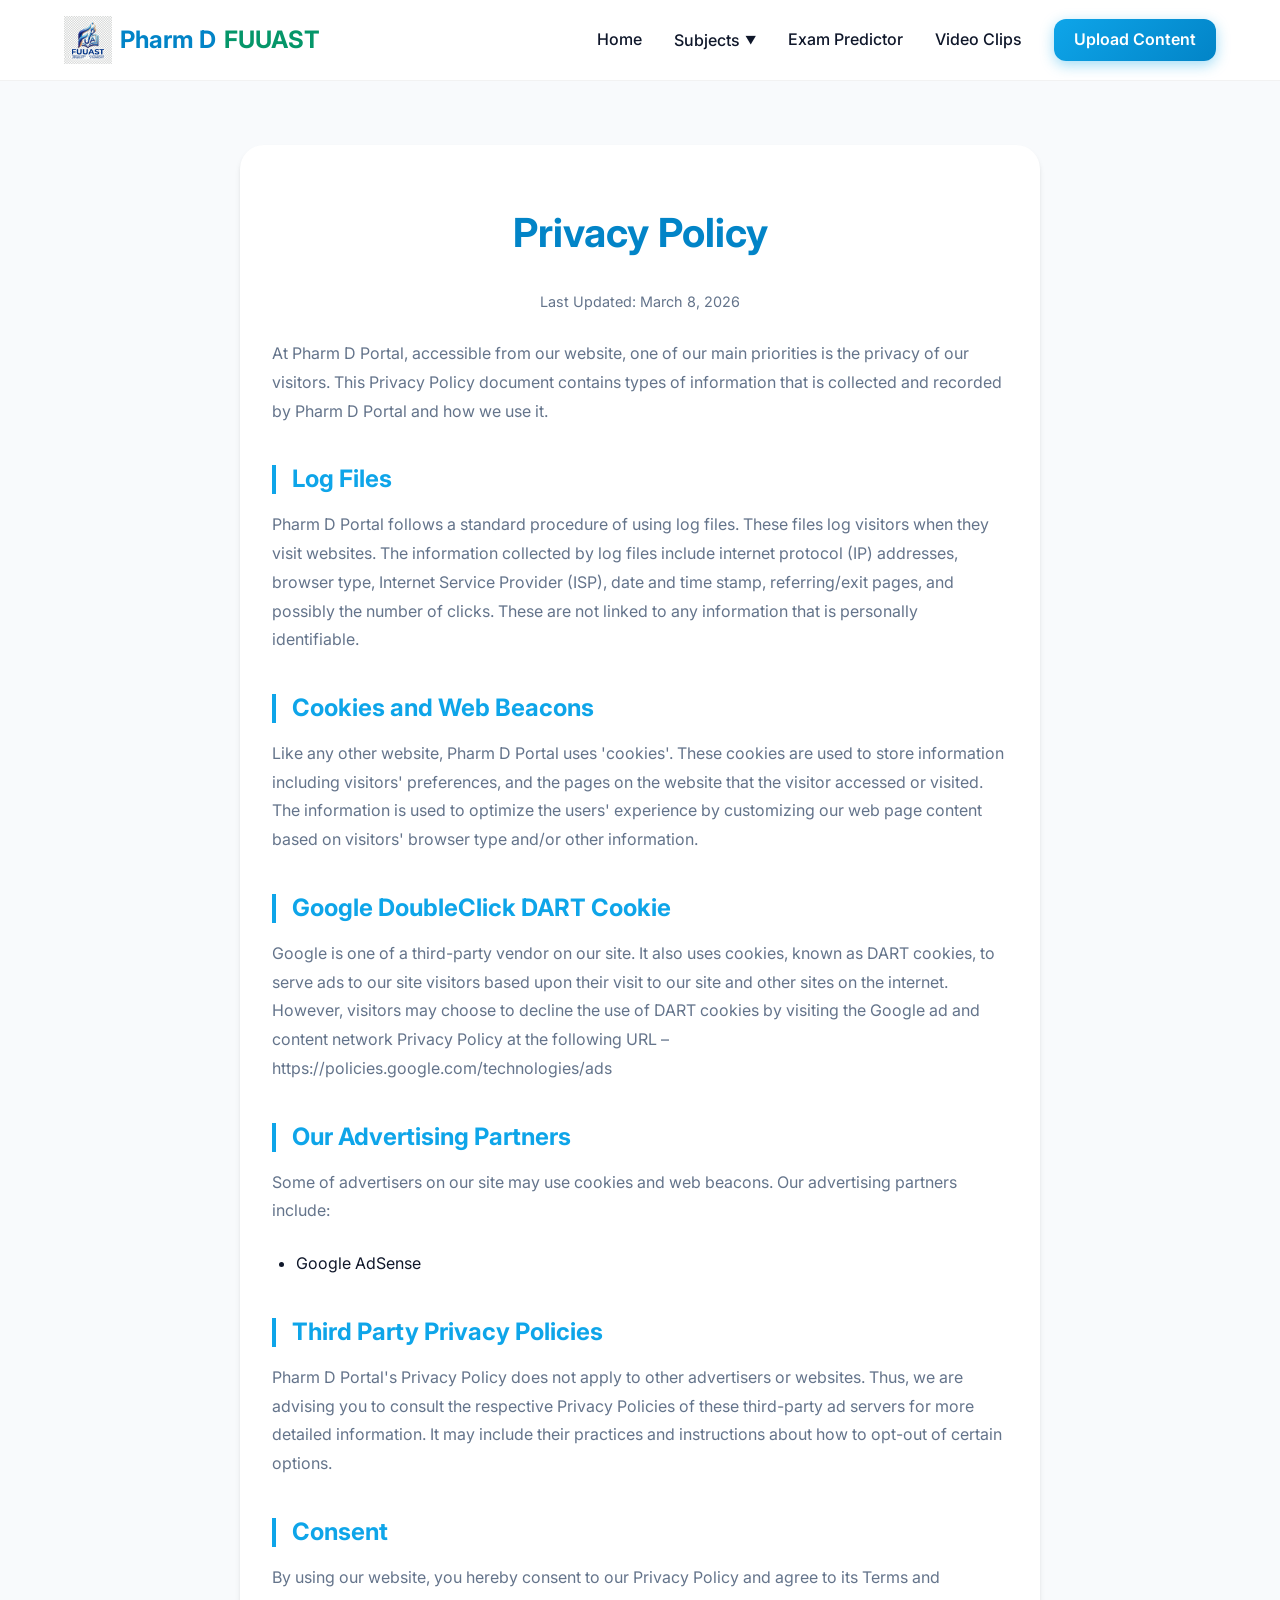
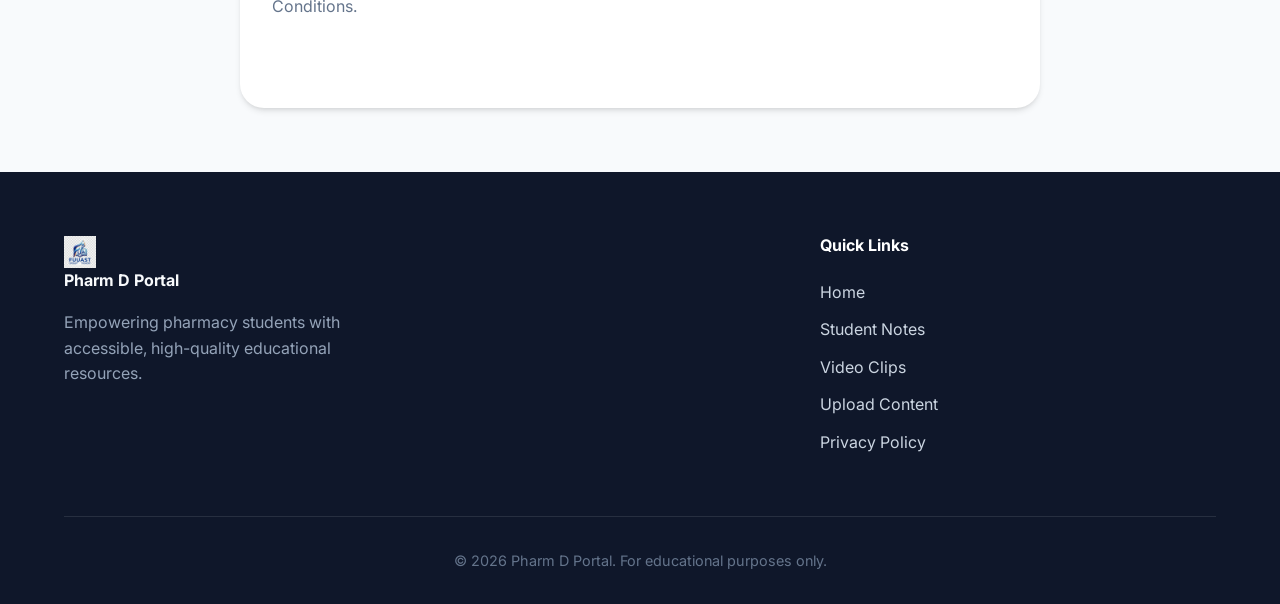
<file: pages/privacy.html>
<!DOCTYPE html>
<html lang="en">
<head>
    <meta charset="UTF-8">
    <meta name="viewport" content="width=device-width, initial-scale=1.0">
    <title>Privacy Policy - Pharm D Portal</title>
    <meta name="description" content="Read the Privacy Policy of Pharm D Portal FUUAST. Learn how we handle user data, cookies, and third-party services.">
    <!-- Open Graph / Social Media -->
    <meta property="og:type" content="website">
    <meta property="og:url" content="https://pharmd-fuuast.com/pages/privacy.html">
    <meta property="og:title" content="Privacy Policy – Pharm D Portal FUUAST">
    <meta property="og:description" content="Read the Privacy Policy of Pharm D Portal FUUAST. Learn how we handle user data, cookies, and third-party services.">
    <meta property="og:image" content="../img/fuuast_logo_transparent.png">
    <meta property="og:site_name" content="Pharm D Portal FUUAST">
    <!-- Twitter Card -->
    <meta name="twitter:card" content="summary_large_image">
    <meta name="twitter:title" content="Privacy Policy – Pharm D Portal FUUAST">
    <meta name="twitter:description" content="Read the Privacy Policy of Pharm D Portal FUUAST. Learn how we handle user data, cookies, and third-party services.">
    <meta name="twitter:image" content="../img/fuuast_logo_transparent.png">
    <!-- Google Fonts -->
    <link href="https://fonts.googleapis.com/css2?family=Inter:wght@400;500;600;700&display=swap" rel="stylesheet">
    <link rel="stylesheet" href="../css/style.css">
    <style>
        .privacy-content {
            background-color: white;
            padding: 4rem 2rem;
            border-radius: var(--border-radius-lg);
            box-shadow: var(--shadow-md);
            margin: 4rem auto;
            max-width: 800px;
            line-height: 1.8;
            color: var(--text-main);
        }
        .privacy-content h1 {
            color: var(--primary-dark);
            margin-bottom: 2rem;
            font-size: 2.5rem;
            text-align: center;
        }
        .privacy-content h2 {
            color: var(--primary);
            margin-top: 2.5rem;
            margin-bottom: 1rem;
            font-size: 1.5rem;
            border-left: 4px solid var(--primary);
            padding-left: 1rem;
        }
        .privacy-content p {
            margin-bottom: 1.5rem;
        }
        .privacy-content ul {
            margin-bottom: 1.5rem;
            padding-left: 1.5rem;
        }
        .last-updated {
            text-align: center;
            color: var(--text-muted);
            font-size: 0.9rem;
            margin-bottom: 3rem;
        }
    </style>
</head>
<body>

    <!-- Header Navigation -->
    <header class="navbar">
        <div class="container nav-content">
            <a href="../index.html" class="logo">
                <img src="../img/fuuast_logo_transparent.png" alt="FUUAST Logo" class="logo-img"> Pharm D <span class="logo-accent">FUUAST</span>
            </a>
            <nav class="nav-links">
                <a href="../index.html">Home</a>
                <div class="dropdown">
                    <button class="dropbtn">Subjects <span class="arrow">▼</span></button>
                    <div class="dropdown-content">
                        <a href="pharmacutics.html">Pharmaceutics</a>
                        <a href="physiology.html">Physiology</a>
                        <a href="biochemistry.html">Biochemistry</a>
                        <a href="organic_chemistry.html">Organic Chemistry</a>
                        <a href="practicals.html">Practicals</a>
                        <hr style="opacity: 0.1; margin: 0.5rem 0;">
                        <a href="student_notes.html">Student Notes</a>
                    </div>
                </div>
                <a href="exam_predictor.html">Exam Predictor</a>
                <a href="videos.html">Video Clips</a>
                <a href="upload.html" class="btn-primary btn-nav">Upload Content</a>
            </nav>
            <button class="mobile-menu-btn">
                <span class="bar"></span>
                <span class="bar"></span>
                <span class="bar"></span>
            </button>
        </div>
    </header>

    <main class="container">
        <article class="privacy-content">
            <h1>Privacy Policy</h1>
            <p class="last-updated">Last Updated: March 8, 2026</p>

            <p>At Pharm D Portal, accessible from our website, one of our main priorities is the privacy of our visitors. This Privacy Policy document contains types of information that is collected and recorded by Pharm D Portal and how we use it.</p>

            <h2>Log Files</h2>
            <p>Pharm D Portal follows a standard procedure of using log files. These files log visitors when they visit websites. The information collected by log files include internet protocol (IP) addresses, browser type, Internet Service Provider (ISP), date and time stamp, referring/exit pages, and possibly the number of clicks. These are not linked to any information that is personally identifiable.</p>

            <h2>Cookies and Web Beacons</h2>
            <p>Like any other website, Pharm D Portal uses 'cookies'. These cookies are used to store information including visitors' preferences, and the pages on the website that the visitor accessed or visited. The information is used to optimize the users' experience by customizing our web page content based on visitors' browser type and/or other information.</p>

            <h2>Google DoubleClick DART Cookie</h2>
            <p>Google is one of a third-party vendor on our site. It also uses cookies, known as DART cookies, to serve ads to our site visitors based upon their visit to our site and other sites on the internet. However, visitors may choose to decline the use of DART cookies by visiting the Google ad and content network Privacy Policy at the following URL – <a href="https://policies.google.com/technologies/ads" target="_blank">https://policies.google.com/technologies/ads</a></p>

            <h2>Our Advertising Partners</h2>
            <p>Some of advertisers on our site may use cookies and web beacons. Our advertising partners include:</p>
            <ul>
                <li>Google AdSense</li>
            </ul>

            <h2>Third Party Privacy Policies</h2>
            <p>Pharm D Portal's Privacy Policy does not apply to other advertisers or websites. Thus, we are advising you to consult the respective Privacy Policies of these third-party ad servers for more detailed information. It may include their practices and instructions about how to opt-out of certain options.</p>

            <h2>Consent</h2>
            <p>By using our website, you hereby consent to our Privacy Policy and agree to its Terms and Conditions.</p>
        </article>
    </main>

    <!-- Footer -->
    <footer class="footer">
        <div class="container">
            <div class="footer-content">
                <div class="footer-brand">
                    <img src="../img/fuuast_logo_transparent.png" alt="FUUAST Logo" class="logo-img-small"> <strong>Pharm D Portal</strong>
                    <p>Empowering pharmacy students with accessible, high-quality educational resources.</p>
                </div>
                <div class="footer-links">
                    <h4>Quick Links</h4>
                    <a href="../index.html">Home</a>
                    <a href="student_notes.html">Student Notes</a>
                    <a href="videos.html">Video Clips</a>
                    <a href="upload.html">Upload Content</a>
                    <a href="privacy.html">Privacy Policy</a>
                </div>
            </div>
            <div class="footer-bottom">
                &copy; 2026 Pharm D Portal. For educational purposes only.
            </div>
        </div>
    </footer>

    <script src="../js/main.js"></script>
</body>
</html>
</file>
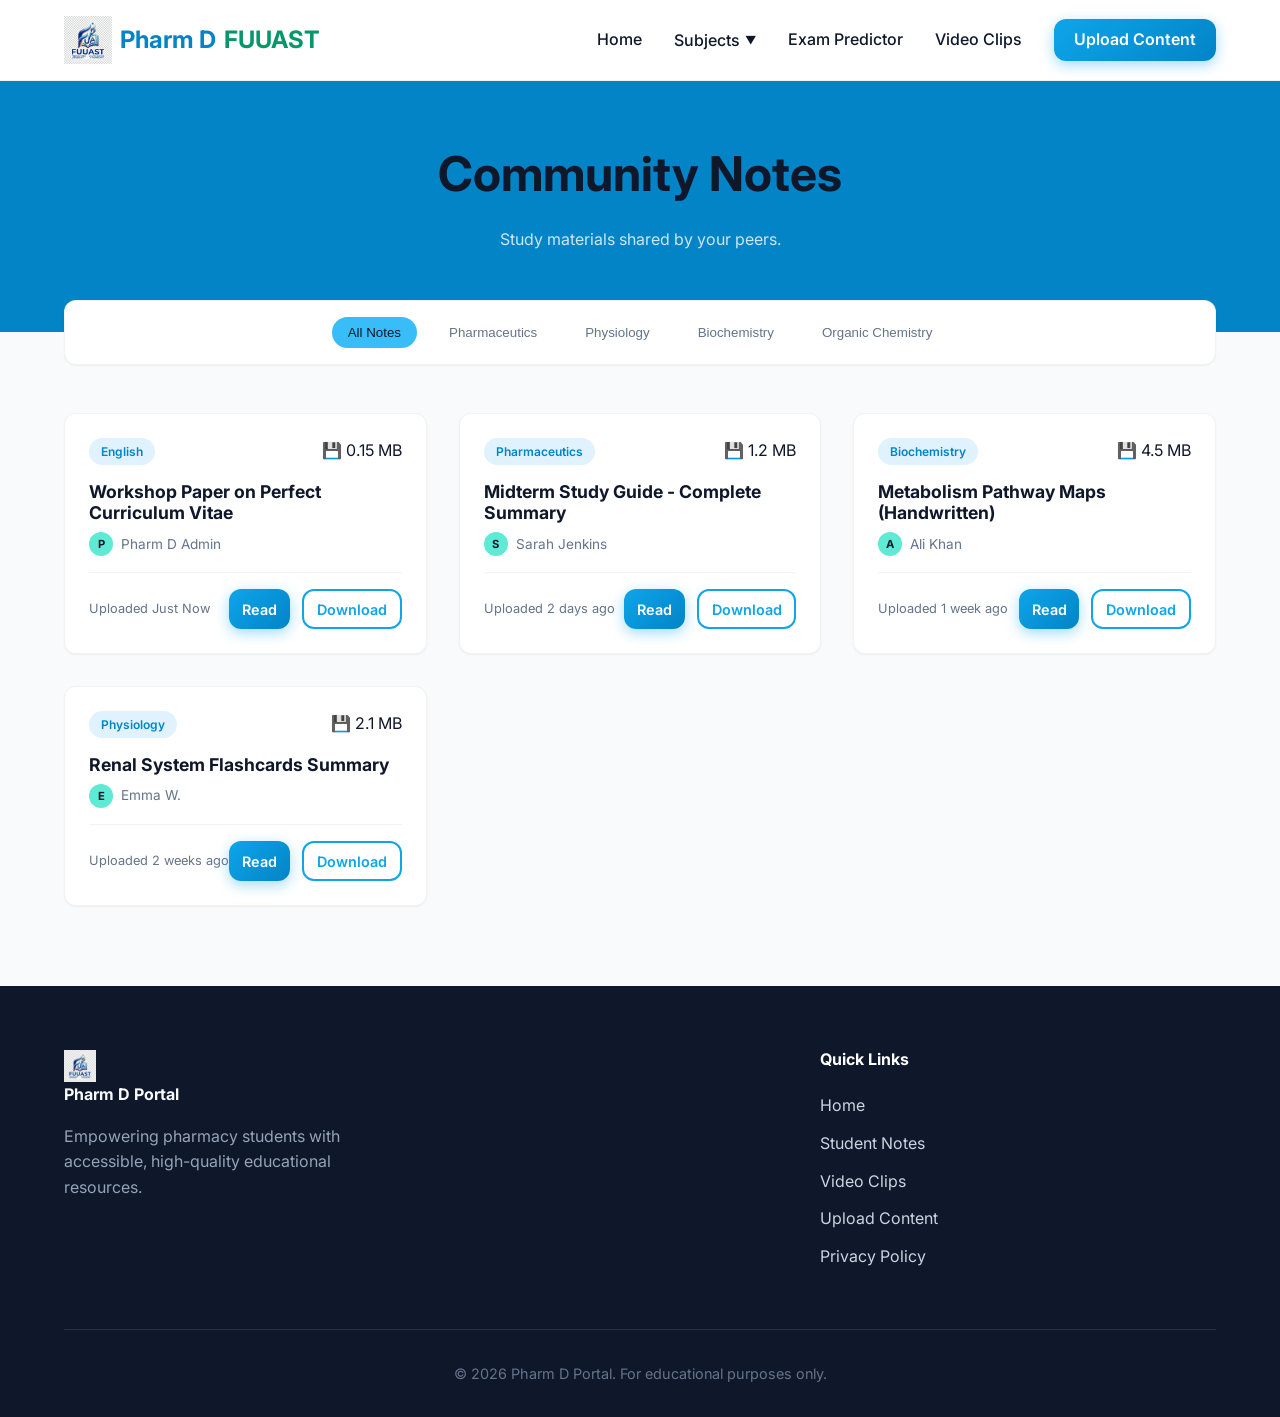
<file: pages/student_notes.html>
<!DOCTYPE html>
<html lang="en">
<head>
    <meta charset="UTF-8">
    <meta name="viewport" content="width=device-width, initial-scale=1.0">
    <title>Student Notes - Pharm D Portal</title>
    <meta name="description" content="Browse and download student-contributed notes and study materials for Pharm D at FUUAST. Community-driven guides for Pharmaceutics, Biochemistry, Physiology, and more.">
    <!-- Open Graph / Social Media -->
    <meta property="og:type" content="website">
    <meta property="og:url" content="https://pharmd-fuuast.com/pages/student_notes.html">
    <meta property="og:title" content="Student Notes – Pharm D Portal FUUAST">
    <meta property="og:description" content="Access notes and study materials shared by your fellow Pharm D students at FUUAST.">
    <meta property="og:image" content="../img/fuuast_logo_transparent.png">
    <meta property="og:site_name" content="Pharm D Portal FUUAST">
    <!-- Twitter Card -->
    <meta name="twitter:card" content="summary_large_image">
    <meta name="twitter:title" content="Student Notes – Pharm D Portal FUUAST">
    <meta name="twitter:description" content="Access notes and study materials shared by your fellow Pharm D students at FUUAST.">
    <meta name="twitter:image" content="../img/fuuast_logo_transparent.png">
    <!-- Google Fonts -->
    <link href="https://fonts.googleapis.com/css2?family=Inter:wght@400;500;600;700&display=swap" rel="stylesheet">
    <link rel="stylesheet" href="../css/style.css">
    
    <style>
        .page-header {
            background-color: var(--primary-dark);
            color: white;
            padding: 4rem 0;
            text-align: center;
        }
        .filter-bar {
            background: white;
            padding: 1rem;
            border-radius: var(--border-radius);
            box-shadow: var(--shadow-sm);
            margin-top: -2rem;
            display: flex;
            gap: 1rem;
            justify-content: center;
            flex-wrap: wrap;
            border: 1px solid rgba(0,0,0,0.05);
        }
        .filter-btn {
            background: none;
            border: none;
            padding: 0.5rem 1rem;
            border-radius: 20px;
            cursor: pointer;
            font-weight: 500;
            color: var(--text-muted);
            transition: all var(--transition-fast);
        }
        .filter-btn.active, .filter-btn:hover {
            background: var(--primary-light);
            color: var(--text-main);
        }
        
        .notes-grid {
            display: grid;
            grid-template-columns: repeat(auto-fill, minmax(300px, 1fr));
            gap: 2rem;
            margin-top: 3rem;
        }
        .note-card {
            background: white;
            border-radius: var(--border-radius);
            padding: 1.5rem;
            box-shadow: var(--shadow-sm);
            transition: all var(--transition-smooth);
            border: 1px solid rgba(0,0,0,0.05);
            display: flex;
            flex-direction: column;
        }
        .note-card:hover {
            transform: translateY(-5px);
            box-shadow: var(--shadow-lg);
            border-color: var(--primary-light);
        }
        .note-header {
            display: flex;
            justify-content: space-between;
            align-items: flex-start;
            margin-bottom: 1rem;
        }
        .subject-badge {
            background: var(--bg-light);
            color: var(--primary-dark);
            font-size: 0.75rem;
            font-weight: 600;
            padding: 0.25rem 0.75rem;
            border-radius: 20px;
        }
        .author {
            color: var(--text-muted);
            font-size: 0.85rem;
            margin-bottom: 1rem;
            display: flex;
            align-items: center;
            gap: 0.5rem;
        }
        .author-avatar {
            width: 24px;
            height: 24px;
            background: var(--secondary-light);
            border-radius: 50%;
            display: inline-block;
            text-align: center;
            line-height: 24px;
            color: var(--text-main);
            font-weight: bold;
            font-size: 0.7rem;
        }
        .note-card h3 { font-size: 1.1rem; }
        .note-footer {
            margin-top: auto;
            padding-top: 1rem;
            border-top: 1px solid rgba(0,0,0,0.05);
            display: flex;
            justify-content: space-between;
            align-items: center;
        }
    </style>
</head>
<body>

    <!-- Header Navigation -->
    <header class="navbar">
        <div class="container nav-content">
            <a href="../index.html" class="logo">
                <img src="../img/fuuast_logo_transparent.png" alt="FUUAST Logo" class="logo-img"> Pharm D <span class="logo-accent">FUUAST</span>
            </a>
            <nav class="nav-links">
                <a href="../index.html">Home</a>
                
                <div class="dropdown">
                    <button class="dropbtn">Subjects <span class="arrow">▼</span></button>
                    <div class="dropdown-content">
                        <a href="pharmacutics.html">Pharmaceutics</a>
                        <a href="physiology.html">Physiology</a>
                        <a href="biochemistry.html">Biochemistry</a>
                        <a href="organic_chemistry.html">Organic Chemistry</a>
                        <a href="practicals.html">Practicals</a>
                        <hr style="opacity: 0.1; margin: 0.5rem 0;">
                        <a href="student_notes.html" class="active">Student Notes</a>
                    </div>
                </div>

                <a href="exam_predictor.html">Exam Predictor</a>
                <a href="videos.html">Video Clips</a>
                <a href="upload.html" class="btn-primary btn-nav">Upload Content</a>
            </nav>
            
            <button class="mobile-menu-btn">
                <span class="bar"></span>
                <span class="bar"></span>
                <span class="bar"></span>
            </button>
        </div>
    </header>

    <!-- Main Content -->
    <main>
        <section class="page-header">
            <div class="container">
                <h1>Community Notes</h1>
                <p style="color: rgba(255,255,255,0.8);">Study materials shared by your peers.</p>
            </div>
        </section>

        <section class="section-padding" style="padding-top: 0;">
            <div class="container">
                <!-- Filters -->
                <div class="filter-bar">
                    <button class="filter-btn active">All Notes</button>
                    <button class="filter-btn">Pharmaceutics</button>
                    <button class="filter-btn">Physiology</button>
                    <button class="filter-btn">Biochemistry</button>
                    <button class="filter-btn">Organic Chemistry</button>
                </div>

                <!-- Notes Grid -->
                <div class="notes-grid">
                    <!-- New Note: CV Workshop -->
                    <div class="note-card">
                        <div class="note-header">
                            <span class="subject-badge">English</span>
                            <span title="File Size">💾 0.15 MB</span>
                        </div>
                        <h3>Workshop Paper on Perfect Curriculum Vitae</h3>
                        <div class="author">
                            <span class="author-avatar">P</span> Pharm D Admin
                        </div>
                        <div class="note-footer">
                            <span style="font-size:0.8rem; color: var(--text-muted);">Uploaded Just Now</span>
                            <div class="pdf-actions">
                                <a href="viewer.html?file=../pdfs/english/Workshop_Paper_on_Perfect_Curriculum_Vit-49507644.pdf" class="btn-primary" style="padding: 0.4rem 0.8rem; font-size:0.9rem;">Read</a>
                                <a href="../pdfs/english/Workshop_Paper_on_Perfect_Curriculum_Vit-49507644.pdf" download class="btn-outline" style="padding: 0.4rem 0.8rem; font-size:0.9rem;">Download</a>
                            </div>
                        </div>
                    </div>
                    <!-- Note Card 1 -->
                    <div class="note-card">
                        <div class="note-header">
                            <span class="subject-badge">Pharmaceutics</span>
                            <span title="File Size">💾 1.2 MB</span>
                        </div>
                        <h3>Midterm Study Guide - Complete Summary</h3>
                        <div class="author">
                            <span class="author-avatar">S</span> Sarah Jenkins
                        </div>
                        <div class="note-footer">
                            <span style="font-size:0.8rem; color: var(--text-muted);">Uploaded 2 days ago</span>
                            <div class="pdf-actions">
                                <a href="viewer.html?file=#" class="btn-primary" style="padding: 0.4rem 0.8rem; font-size:0.9rem;">Read</a>
                                <a href="#" class="btn-outline" style="padding: 0.4rem 0.8rem; font-size:0.9rem;">Download</a>
                            </div>
                        </div>
                    </div>

                    <!-- Note Card 2 -->
                    <div class="note-card">
                        <div class="note-header">
                            <span class="subject-badge">Biochemistry</span>
                            <span title="File Size">💾 4.5 MB</span>
                        </div>
                        <h3>Metabolism Pathway Maps (Handwritten)</h3>
                        <div class="author">
                            <span class="author-avatar">A</span> Ali Khan
                        </div>
                        <div class="note-footer">
                            <span style="font-size:0.8rem; color: var(--text-muted);">Uploaded 1 week ago</span>
                            <div class="pdf-actions">
                                <a href="viewer.html?file=#" class="btn-primary" style="padding: 0.4rem 0.8rem; font-size:0.9rem;">Read</a>
                                <a href="#" class="btn-outline" style="padding: 0.4rem 0.8rem; font-size:0.9rem;">Download</a>
                            </div>
                        </div>
                    </div>

                    <!-- Note Card 3 -->
                    <div class="note-card">
                        <div class="note-header">
                            <span class="subject-badge">Physiology</span>
                            <span title="File Size">💾 2.1 MB</span>
                        </div>
                        <h3>Renal System Flashcards Summary</h3>
                        <div class="author">
                            <span class="author-avatar">E</span> Emma W.
                        </div>
                        <div class="note-footer">
                            <span style="font-size:0.8rem; color: var(--text-muted);">Uploaded 2 weeks ago</span>
                            <div class="pdf-actions">
                                <a href="viewer.html?file=#" class="btn-primary" style="padding: 0.4rem 0.8rem; font-size:0.9rem;">Read</a>
                                <a href="#" class="btn-outline" style="padding: 0.4rem 0.8rem; font-size:0.9rem;">Download</a>
                            </div>
                        </div>
                    </div>
                </div>
            </div>
        </section>
    </main>

    <!-- Footer -->
    <footer class="footer">
        <div class="container">
            <div class="footer-content">
                <div class="footer-brand">
                    <img src="../img/fuuast_logo_transparent.png" alt="FUUAST Logo" class="logo-img-small"> <strong>Pharm D Portal</strong>
                    <p>Empowering pharmacy students with accessible, high-quality educational resources.</p>
                </div>
                <div class="footer-links">
                    <h4>Quick Links</h4>
                    <a href="../index.html">Home</a>
                    <a href="student_notes.html">Student Notes</a>
                    <a href="videos.html">Video Clips</a>
                    <a href="upload.html">Upload Content</a>
                    <a href="privacy.html">Privacy Policy</a>
                </div>
            </div>
            <div class="footer-bottom">
                &copy; 2026 Pharm D Portal. For educational purposes only.
            </div>
        </div>
    </footer>

    <script src="../js/main.js"></script>
</body>
</html>
</file>
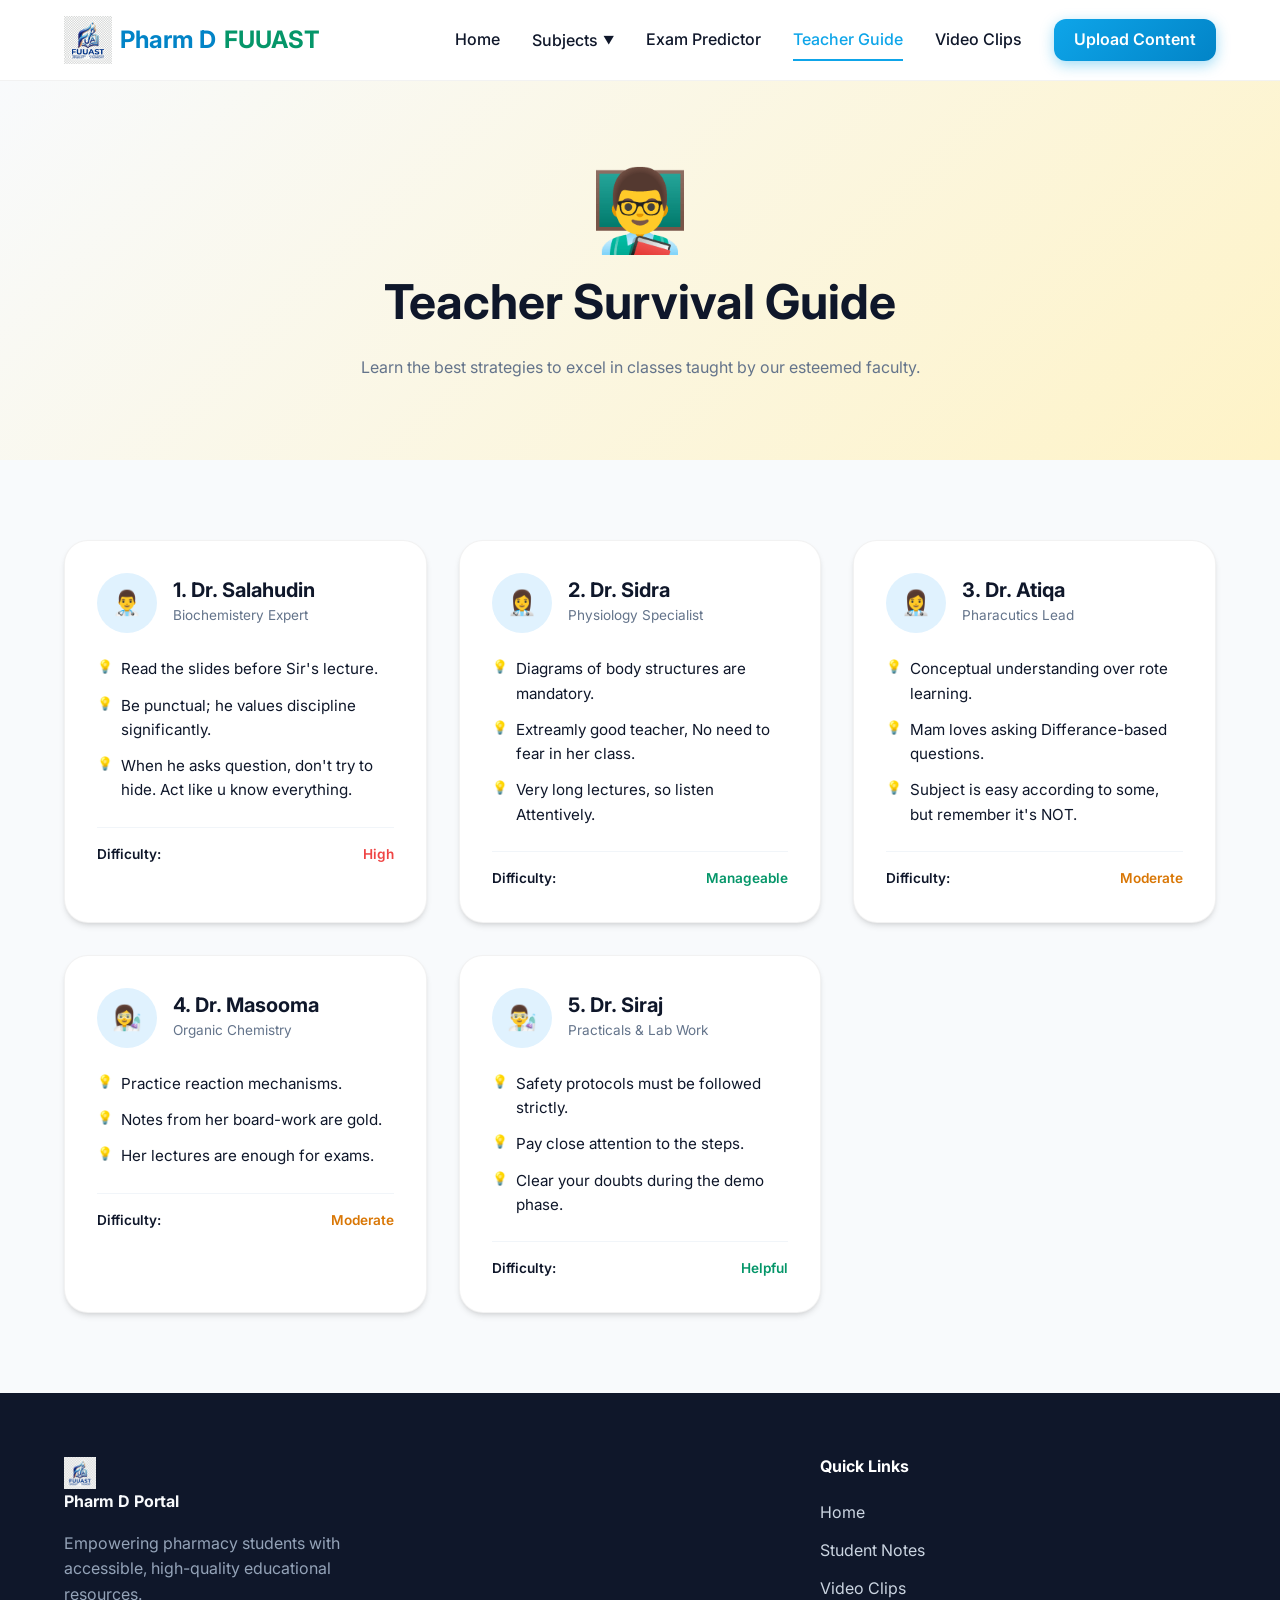
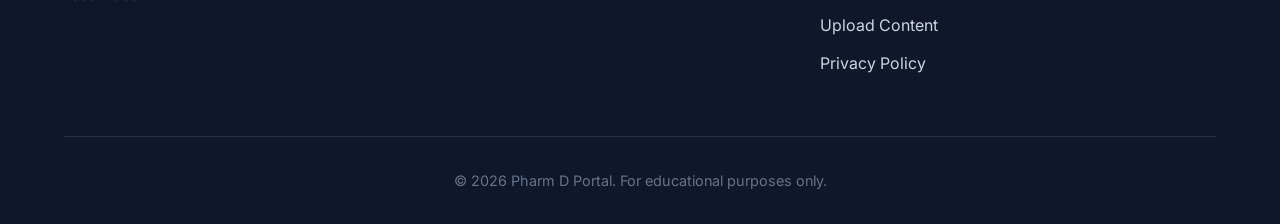
<file: pages/teacher_guide.html>
<!DOCTYPE html>
<html lang="en">

<head>
    <meta charset="UTF-8">
    <meta name="viewport" content="width=device-width, initial-scale=1.0">
    <title>Teacher Survival Guide - Pharm D Portal</title>
    <meta name="description" content="Learn the best strategies to excel in Pharm D classes at FUUAST. Tips and insights for each teacher covering Biochemistry, Physiology, Pharmaceutics, and more.">
    <!-- Open Graph / Social Media -->
    <meta property="og:type" content="website">
    <meta property="og:url" content="https://pharmd-fuuast.com/pages/teacher_guide.html">
    <meta property="og:title" content="Teacher Survival Guide – Pharm D Portal FUUAST">
    <meta property="og:description" content="Learn the best strategies to excel in classes taught by FUUAST faculty. Student-written tips for every teacher.">
    <meta property="og:image" content="../img/fuuast_logo_transparent.png">
    <meta property="og:site_name" content="Pharm D Portal FUUAST">
    <!-- Twitter Card -->
    <meta name="twitter:card" content="summary_large_image">
    <meta name="twitter:title" content="Teacher Survival Guide – Pharm D Portal FUUAST">
    <meta name="twitter:description" content="Learn the best strategies to excel in classes taught by FUUAST faculty. Student-written tips for every teacher.">
    <meta name="twitter:image" content="../img/fuuast_logo_transparent.png">
    <!-- Google Fonts -->
    <link href="https://fonts.googleapis.com/css2?family=Inter:wght@400;500;600;700&display=swap" rel="stylesheet">
    <link rel="stylesheet" href="../css/style.css">

    <style>
        .guide-hero {
            background: linear-gradient(135deg, var(--bg-main) 0%, #fef3c7 100%);
            padding: 4rem 0;
            text-align: center;
        }

        .guide-grid {
            grid-template-columns: repeat(auto-fit, minmax(320px, 1fr));
        }

        .teacher-card {
            background: white;
            padding: 2rem;
            border-radius: var(--border-radius-lg);
            box-shadow: var(--shadow-md);
            border: 1px solid rgba(0, 0, 0, 0.05);
            transition: transform var(--transition-smooth);
        }

        .teacher-card:hover {
            transform: translateY(-5px);
            box-shadow: var(--shadow-lg);
        }

        .teacher-header {
            display: flex;
            align-items: center;
            gap: 1rem;
            margin-bottom: 1.5rem;
        }

        .teacher-avatar {
            width: 60px;
            height: 60px;
            background: var(--bg-light);
            border-radius: 50%;
            display: flex;
            align-items: center;
            justify-content: center;
            font-size: 1.5rem;
            color: var(--primary);
        }

        .teacher-info h2 {
            margin-bottom: 0;
            font-size: 1.25rem;
        }

        .teacher-info span {
            font-size: 0.85rem;
            color: var(--text-muted);
        }

        .tips-list {
            list-style: none;
        }

        .tip-item {
            position: relative;
            padding-left: 1.5rem;
            margin-bottom: 0.75rem;
            font-size: 0.95rem;
        }

        .tip-item::before {
            content: '💡';
            position: absolute;
            left: 0;
            font-size: 0.8rem;
        }

        .rating-box {
            margin-top: 1.5rem;
            padding-top: 1rem;
            border-top: 1px solid #f1f5f9;
            display: flex;
            justify-content: space-between;
            font-size: 0.85rem;
            font-weight: 600;
        }

        .difficulty-hard {
            color: #ef4444;
        }

        .difficulty-med {
            color: #d97706;
        }

        .difficulty-easy {
            color: #059669;
        }
    </style>
</head>

<body>

    <!-- Header Navigation -->
    <header class="navbar">
        <div class="container nav-content">
            <a href="../index.html" class="logo">
                <img src="../img/fuuast_logo_transparent.png" alt="FUUAST Logo" class="logo-img"> Pharm D <span
                    class="logo-accent">FUUAST</span>
            </a>
            <nav class="nav-links">
                <a href="../index.html">Home</a>
                <div class="dropdown">
                    <button class="dropbtn">Subjects <span class="arrow">▼</span></button>
                    <div class="dropdown-content">
                        <a href="pharmacutics.html">Pharmaceutics</a>
                        <a href="physiology.html">Physiology</a>
                        <a href="biochemistry.html">Biochemistry</a>
                        <a href="organic_chemistry.html">Organic Chemistry</a>
                        <a href="practicals.html">Practicals</a>
                        <hr style="opacity: 0.1; margin: 0.5rem 0;">
                        <a href="student_notes.html">Student Notes</a>
                    </div>
                </div>
                <a href="exam_predictor.html">Exam Predictor</a>
                <a href="teacher_guide.html" class="active">Teacher Guide</a>
                <a href="videos.html">Video Clips</a>
                <a href="upload.html" class="btn-primary btn-nav">Upload Content</a>
            </nav>
            <button class="mobile-menu-btn">
                <span class="bar"></span><span class="bar"></span><span class="bar"></span>
            </button>
        </div>
    </header>

    <main>
        <section class="guide-hero">
            <div class="container">
                <span class="icon-large">👨‍🏫</span>
                <h1>Teacher Survival Guide</h1>
                <p>Learn the best strategies to excel in classes taught by our esteemed faculty.</p>
            </div>
        </section>

        <section class="section-padding">
            <div class="container">
                <div class="grid guide-grid">
                    <!-- Dr Salahudin -->
                    <div class="teacher-card">
                        <div class="teacher-header">
                            <div class="teacher-avatar">👨‍⚕️</div>
                            <div class="teacher-info">
                                <h2>1. Dr. Salahudin</h2>
                                <span>Biochemistery Expert</span>
                            </div>
                        </div>
                        <ul class="tips-list">
                            <li class="tip-item">Read the slides before Sir's lecture.</li>
                            <li class="tip-item">Be punctual; he values discipline significantly.</li>
                            <li class="tip-item">When he asks question, don't try to hide. Act like u know everything.
                            </li>
                        </ul>
                        <div class="rating-box">
                            <span>Difficulty:</span>
                            <span class="difficulty-hard">High</span>
                        </div>
                    </div>

                    <!-- Dr Sidra -->
                    <div class="teacher-card">
                        <div class="teacher-header">
                            <div class="teacher-avatar">👩‍⚕️</div>
                            <div class="teacher-info">
                                <h2>2. Dr. Sidra</h2>
                                <span>Physiology Specialist</span>
                            </div>
                        </div>
                        <ul class="tips-list">
                            <li class="tip-item">Diagrams of body structures are mandatory.</li>
                            <li class="tip-item">Extreamly good teacher, No need to fear in her class.</li>
                            <li class="tip-item">Very long lectures, so listen Attentively.</li>
                        </ul>
                        <div class="rating-box">
                            <span>Difficulty:</span>
                            <span class="difficulty-easy">Manageable</span>
                        </div>
                    </div>

                    <!-- Dr Atiqa -->
                    <div class="teacher-card">
                        <div class="teacher-header">
                            <div class="teacher-avatar">👩‍⚕️</div>
                            <div class="teacher-info">
                                <h2>3. Dr. Atiqa</h2>
                                <span>Pharacutics Lead</span>
                            </div>
                        </div>
                        <ul class="tips-list">
                            <li class="tip-item">Conceptual understanding over rote learning.</li>
                            <li class="tip-item">Mam loves asking Differance-based questions.</li>
                            <li class="tip-item">Subject is easy according to some, but remember it's NOT.</li>
                        </ul>
                        <div class="rating-box">
                            <span>Difficulty:</span>
                            <span class="difficulty-med">Moderate</span>
                        </div>
                    </div>

                    <!-- Dr Masooma -->
                    <div class="teacher-card">
                        <div class="teacher-header">
                            <div class="teacher-avatar">👩‍🔬</div>
                            <div class="teacher-info">
                                <h2>4. Dr. Masooma</h2>
                                <span>Organic Chemistry</span>
                            </div>
                        </div>
                        <ul class="tips-list">
                            <li class="tip-item">Practice reaction mechanisms.</li>
                            <li class="tip-item">Notes from her board-work are gold.</li>
                            <li class="tip-item">Her lectures are enough for exams.</li>
                        </ul>
                        <div class="rating-box">
                            <span>Difficulty:</span>
                            <span class="difficulty-med">Moderate</span>
                        </div>
                    </div>

                    <!-- Dr Siraj -->
                    <div class="teacher-card">
                        <div class="teacher-header">
                            <div class="teacher-avatar">👨‍🔬</div>
                            <div class="teacher-info">
                                <h2>5. Dr. Siraj</h2>
                                <span>Practicals & Lab Work</span>
                            </div>
                        </div>
                        <ul class="tips-list">
                            <li class="tip-item">Safety protocols must be followed strictly.</li>
                            <li class="tip-item">Pay close attention to the steps.</li>
                            <li class="tip-item">Clear your doubts during the demo phase.</li>
                        </ul>
                        <div class="rating-box">
                            <span>Difficulty:</span>
                            <span class="difficulty-easy">Helpful</span>
                        </div>
                    </div>
                </div>
            </div>
        </section>
    </main>

    <footer class="footer">
        <div class="container">
            <div class="footer-content">
                <div class="footer-brand">
                    <img src="../img/fuuast_logo_transparent.png" alt="FUUAST Logo" class="logo-img-small"> <strong>Pharm D
                        Portal</strong>
                    <p>Empowering pharmacy students with accessible, high-quality educational resources.</p>
                </div>
                <div class="footer-links">
                    <h4>Quick Links</h4>
                    <a href="../index.html">Home</a>
                    <a href="student_notes.html">Student Notes</a>
                    <a href="videos.html">Video Clips</a>
                    <a href="upload.html">Upload Content</a>
                    <a href="privacy.html">Privacy Policy</a>
                </div>
            </div>
            <div class="footer-bottom">
                &copy; 2026 Pharm D Portal. For educational purposes only.
            </div>
        </div>
    </footer>

    <script src="../js/main.js"></script>
</body>

</html>
</file>
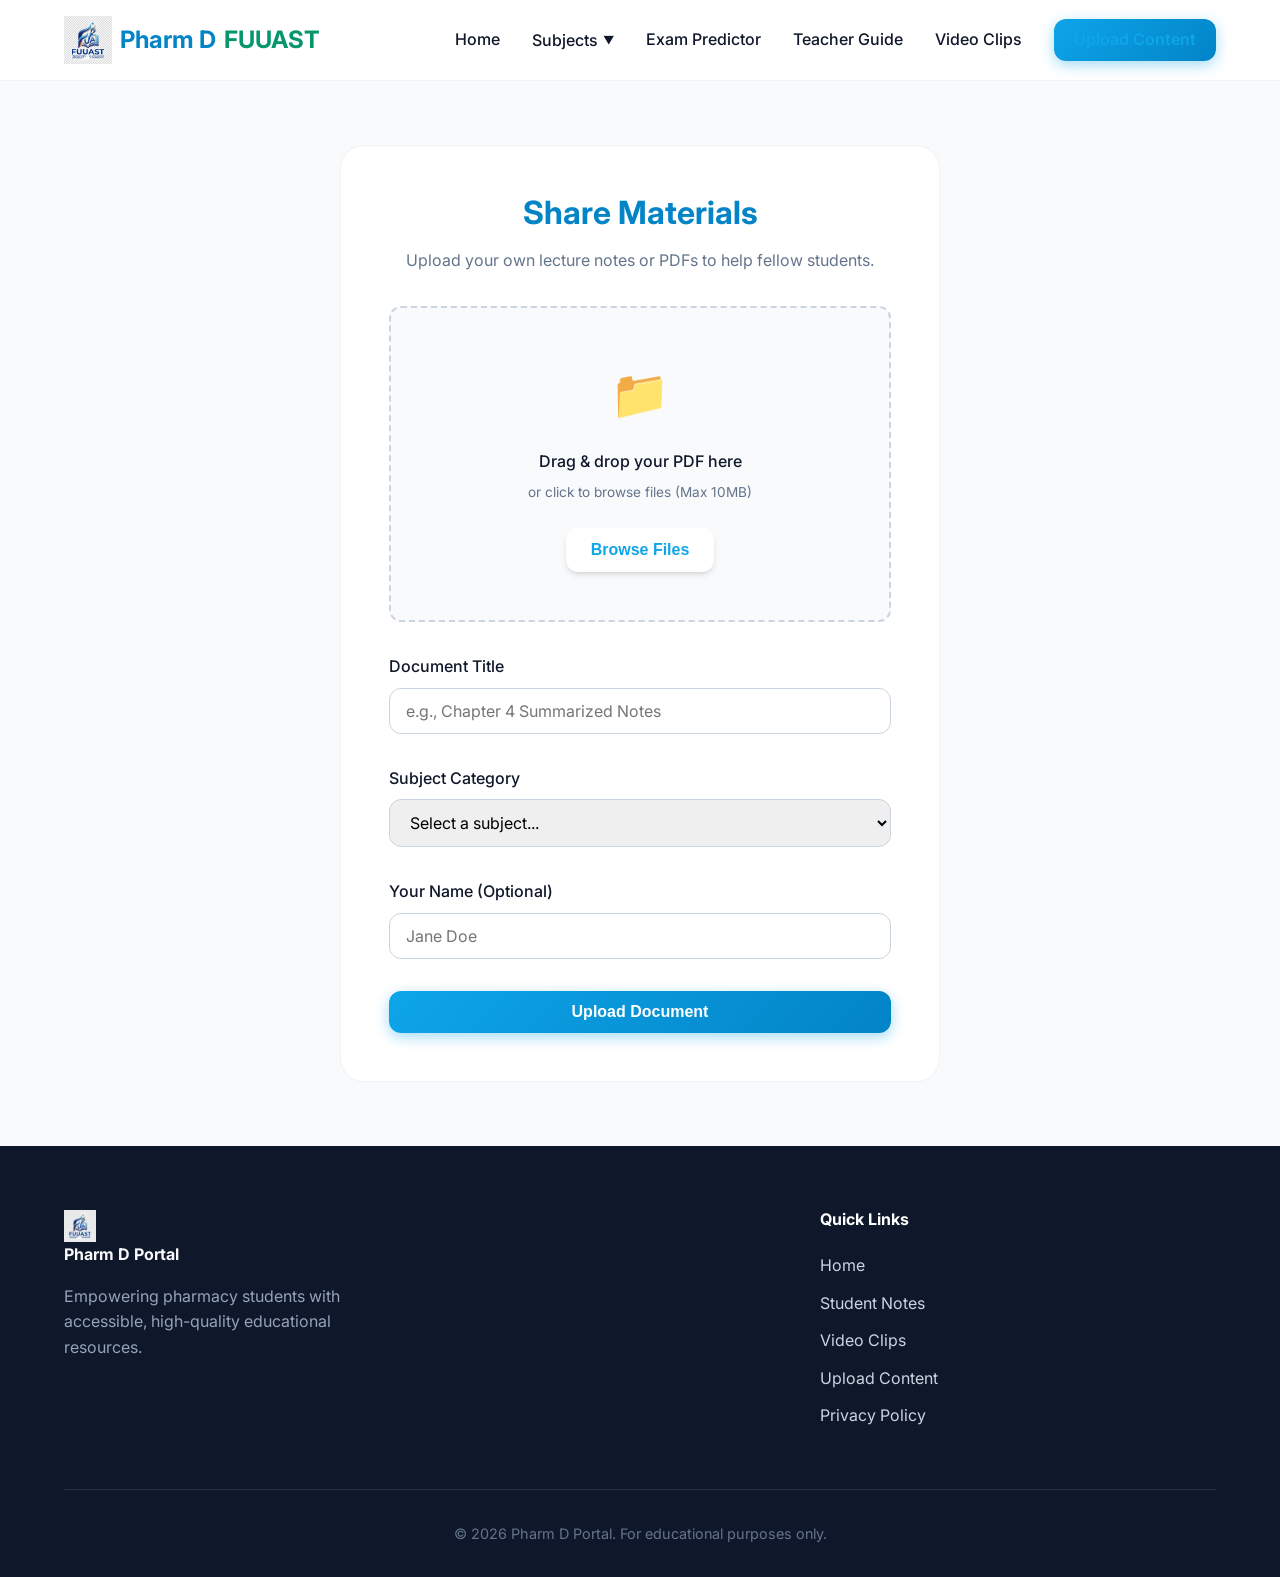
<file: pages/upload.html>
<!DOCTYPE html>
<html lang="en">
<head>
    <meta charset="UTF-8">
    <meta name="viewport" content="width=device-width, initial-scale=1.0">
    <title>Upload Materials - Pharm D Portal</title>
    <meta name="description" content="Contribute to the Pharm D FUUAST community by uploading your lecture notes, PDFs, and study materials for fellow students.">
    <!-- Open Graph / Social Media -->
    <meta property="og:type" content="website">
    <meta property="og:url" content="https://pharmd-fuuast.com/pages/upload.html">
    <meta property="og:title" content="Upload Materials – Pharm D Portal FUUAST">
    <meta property="og:description" content="Share your lecture notes and PDFs with fellow Pharm D students at FUUAST. Help build the community knowledge base.">
    <meta property="og:image" content="../img/fuuast_logo_transparent.png">
    <meta property="og:site_name" content="Pharm D Portal FUUAST">
    <!-- Twitter Card -->
    <meta name="twitter:card" content="summary_large_image">
    <meta name="twitter:title" content="Upload Materials – Pharm D Portal FUUAST">
    <meta name="twitter:description" content="Share your lecture notes and PDFs with fellow Pharm D students at FUUAST. Help build the community knowledge base.">
    <meta name="twitter:image" content="../img/fuuast_logo_transparent.png">
    <!-- Google Fonts -->
    <link href="https://fonts.googleapis.com/css2?family=Inter:wght@400;500;600;700&display=swap" rel="stylesheet">
    <link rel="stylesheet" href="../css/style.css">
    
    <style>
        .upload-section {
            background-color: var(--bg-main);
            min-height: calc(100vh - 80px); /* rough header offset */
            display: flex;
            align-items: center;
            padding: 4rem 0;
        }

        .upload-card {
            background: white;
            border-radius: var(--border-radius-lg);
            padding: 3rem;
            box-shadow: var(--shadow-xl);
            max-width: 600px;
            margin: 0 auto;
            border: 1px solid rgba(0,0,0,0.05);
        }

        .upload-header {
            text-align: center;
            margin-bottom: 2rem;
        }

        .upload-header h1 {
            font-size: 2rem;
            color: var(--primary-dark);
        }

        .upload-area {
            border: 2px dashed #cbd5e1;
            border-radius: var(--border-radius);
            padding: 3rem 2rem;
            text-align: center;
            background: var(--bg-main);
            transition: all var(--transition-fast);
            cursor: pointer;
            position: relative;
        }

        .upload-area:hover, .upload-area.dragover {
            border-color: var(--primary);
            background: var(--bg-light);
        }

        .upload-icon {
            font-size: 3rem;
            color: var(--primary);
            margin-bottom: 1rem;
        }

        .upload-text {
            font-weight: 500;
            color: var(--text-main);
            margin-bottom: 0.5rem;
        }

        .upload-subtext {
            font-size: 0.85rem;
            color: var(--text-muted);
            margin-bottom: 1.5rem;
        }

        .file-input {
            position: absolute;
            width: 100%;
            height: 100%;
            top: 0;
            left: 0;
            opacity: 0;
            cursor: pointer;
        }

        .form-group {
            margin-top: 2rem;
            text-align: left;
        }

        .form-group label {
            display: block;
            margin-bottom: 0.5rem;
            font-weight: 500;
            color: var(--text-main);
        }

        .form-control {
            width: 100%;
            padding: 0.75rem 1rem;
            border: 1px solid #cbd5e1;
            border-radius: var(--border-radius);
            font-family: inherit;
            font-size: 1rem;
            transition: border-color var(--transition-fast);
        }

        .form-control:focus {
            outline: none;
            border-color: var(--primary);
            box-shadow: 0 0 0 3px rgba(14, 165, 233, 0.1);
        }

        .submit-btn {
            width: 100%;
            margin-top: 2rem;
        }

        /* success mock state */
        .success-state {
            display: none;
            text-align: center;
            padding: 2rem 0;
        }
        
        .success-icon {
            font-size: 4rem;
            color: var(--secondary);
            margin-bottom: 1rem;
            animation: popIn 0.5s cubic-bezier(0.175, 0.885, 0.32, 1.275) forwards;
        }

        @keyframes popIn {
            0% { transform: scale(0); opacity: 0; }
            100% { transform: scale(1); opacity: 1; }
        }
    </style>
</head>
<body>

    <!-- Header Navigation -->
    <header class="navbar">
        <div class="container nav-content">
            <a href="../index.html" class="logo">
                <img src="../img/fuuast_logo_transparent.png" alt="FUUAST Logo" class="logo-img"> Pharm D <span class="logo-accent">FUUAST</span>
            </a>
            <nav class="nav-links">
                <a href="../index.html">Home</a>
                
                <div class="dropdown">
                    <button class="dropbtn">Subjects <span class="arrow">▼</span></button>
                    <div class="dropdown-content">
                        <a href="pharmacutics.html">Pharmaceutics</a>
                        <a href="physiology.html">Physiology</a>
                        <a href="biochemistry.html">Biochemistry</a>
                        <a href="organic_chemistry.html">Organic Chemistry</a>
                        <a href="practicals.html">Practicals</a>
                        <hr style="opacity: 0.1; margin: 0.5rem 0;">
                        <a href="student_notes.html">Student Notes</a>
                    </div>
                </div>

                <a href="exam_predictor.html">Exam Predictor</a>
                <a href="teacher_guide.html">Teacher Guide</a>
                <a href="videos.html">Video Clips</a>
                <a href="upload.html" class="btn-primary btn-nav active">Upload Content</a>
            </nav>
            
            <button class="mobile-menu-btn">
                <span class="bar"></span>
                <span class="bar"></span>
                <span class="bar"></span>
            </button>
        </div>
    </header>

    <!-- Main Content -->
    <main class="upload-section">
        <div class="container">
            <div class="upload-card">
                
                <div id="uploadFormContainer">
                    <div class="upload-header">
                        <h1>Share Materials</h1>
                        <p>Upload your own lecture notes or PDFs to help fellow students.</p>
                    </div>

                    <form id="mockUploadForm">
                        <div class="upload-area" id="dropZone">
                            <div class="upload-icon">📁</div>
                            <div class="upload-text">Drag & drop your PDF here</div>
                            <div class="upload-subtext">or click to browse files (Max 10MB)</div>
                            <button type="button" class="btn-secondary">Browse Files</button>
                            <input type="file" class="file-input" id="fileInput" accept=".pdf">
                        </div>
                        <div id="filePreviewContainer" style="margin-top: 1.5rem; text-align: center; display: none;">
                            <div id="fileNameDisplay" style="font-weight: 600; color: var(--text-main); margin-bottom: 1rem;"></div>
                            <a href="#" id="previewBtn" class="btn-primary" style="background: var(--secondary); box-shadow: 0 4px 14px 0 rgba(20, 184, 166, 0.39);">Preview Document</a>
                        </div>

                        <div class="form-group">
                            <label for="title">Document Title</label>
                            <input type="text" id="title" class="form-control" placeholder="e.g., Chapter 4 Summarized Notes" required>
                        </div>

                        <div class="form-group">
                            <label for="subject">Subject Category</label>
                            <select id="subject" class="form-control" required>
                                <option value="" disabled selected>Select a subject...</option>
                                <option value="pharmaceutics">Pharmaceutics</option>
                                <option value="physiology">Physiology</option>
                                <option value="biochemistry">Biochemistry</option>
                                <option value="organic_chemistry">Organic Chemistry</option>
                                <option value="practicals">Practicals</option>
                            </select>
                        </div>

                        <div class="form-group">
                            <label for="author">Your Name (Optional)</label>
                            <input type="text" id="author" class="form-control" placeholder="Jane Doe">
                        </div>

                        <button type="submit" class="btn-primary submit-btn">Upload Document</button>
                    </form>
                </div>

                <!-- Success State (Hidden by default) -->
                <div id="successState" class="success-state">
                    <div class="success-icon">✅</div>
                    <h2>Upload Successful!</h2>
                    <p>Thank you for contributing. Your document has been submitted and will appear in the Student Notes section shortly.</p>
                    <button id="uploadMoreBtn" class="btn-outline mt-4">Upload Another File</button>
                    <a href="student_notes.html" class="btn-primary mt-4" style="margin-left: 1rem;">View Notes</a>
                </div>

            </div>
        </div>
    </main>

    <!-- Footer -->
    <footer class="footer">
        <div class="container">
            <div class="footer-content">
                <div class="footer-brand">
                    <img src="../img/fuuast_logo_transparent.png" alt="FUUAST Logo" class="logo-img-small"> <strong>Pharm D Portal</strong>
                    <p>Empowering pharmacy students with accessible, high-quality educational resources.</p>
                </div>
                <div class="footer-links">
                    <h4>Quick Links</h4>
                    <a href="../index.html">Home</a>
                    <a href="student_notes.html">Student Notes</a>
                    <a href="videos.html">Video Clips</a>
                    <a href="upload.html">Upload Content</a>
                    <a href="privacy.html">Privacy Policy</a>
                </div>
            </div>
            <div class="footer-bottom">
                &copy; 2026 Pharm D Portal. For educational purposes only.
            </div>
        </div>
    </footer>

    <script src="../js/main.js"></script>
    <script>
        // Mock upload functionality for demonstration
        document.addEventListener('DOMContentLoaded', () => {
            const form = document.getElementById('mockUploadForm');
            const fileInput = document.getElementById('fileInput');
            const fileNameDisplay = document.getElementById('fileNameDisplay');
            const dropZone = document.getElementById('dropZone');
            
            const formContainer = document.getElementById('uploadFormContainer');
            const successState = document.getElementById('successState');
            const upMoreBtn = document.getElementById('uploadMoreBtn');

            // Handle file selection display
            fileInput.addEventListener('change', (e) => {
                if(e.target.files.length > 0) {
                    const file = e.target.files[0];
                    fileNameDisplay.textContent = 'Selected: ' + file.name;
                    document.getElementById('filePreviewContainer').style.display = 'block';
                    
                    // Create object URL for preview
                    const fileUrl = URL.createObjectURL(file);
                    const previewBtn = document.getElementById('previewBtn');
                    
                    // Link to our viewer with the blob URL
                    previewBtn.href = `viewer.html?file=${encodeURIComponent(fileUrl)}&name=${encodeURIComponent(file.name)}`;
                    
                    // Also handle title auto-fill
                    const titleInput = document.getElementById('title');
                    if(!titleInput.value) {
                        titleInput.value = file.name.replace(/\.[^/.]+$/, "");
                    }
                } else {
                    document.getElementById('filePreviewContainer').style.display = 'none';
                }
            });

            // Handle form submit (mocking a successful upload)
            form.addEventListener('submit', (e) => {
                e.preventDefault();
                
                // normally here you would send the Form Data to a backend API
                
                // Show success state
                formContainer.style.display = 'none';
                successState.style.display = 'block';
            });

            // Reset form
            upMoreBtn.addEventListener('click', () => {
                form.reset();
                fileNameDisplay.style.display = 'none';
                successState.style.display = 'none';
                formContainer.style.display = 'block';
            });
            
            // Drag and drop visuals
            dropZone.addEventListener('dragover', (e) => {
                e.preventDefault();
                dropZone.classList.add('dragover');
            });
            
            ['dragleave', 'dragend', 'drop'].forEach(evt => {
                dropZone.addEventListener(evt, (e) => {
                    dropZone.classList.remove('dragover');
                });
            });
        });
    </script>
</body>
</html>
</file>
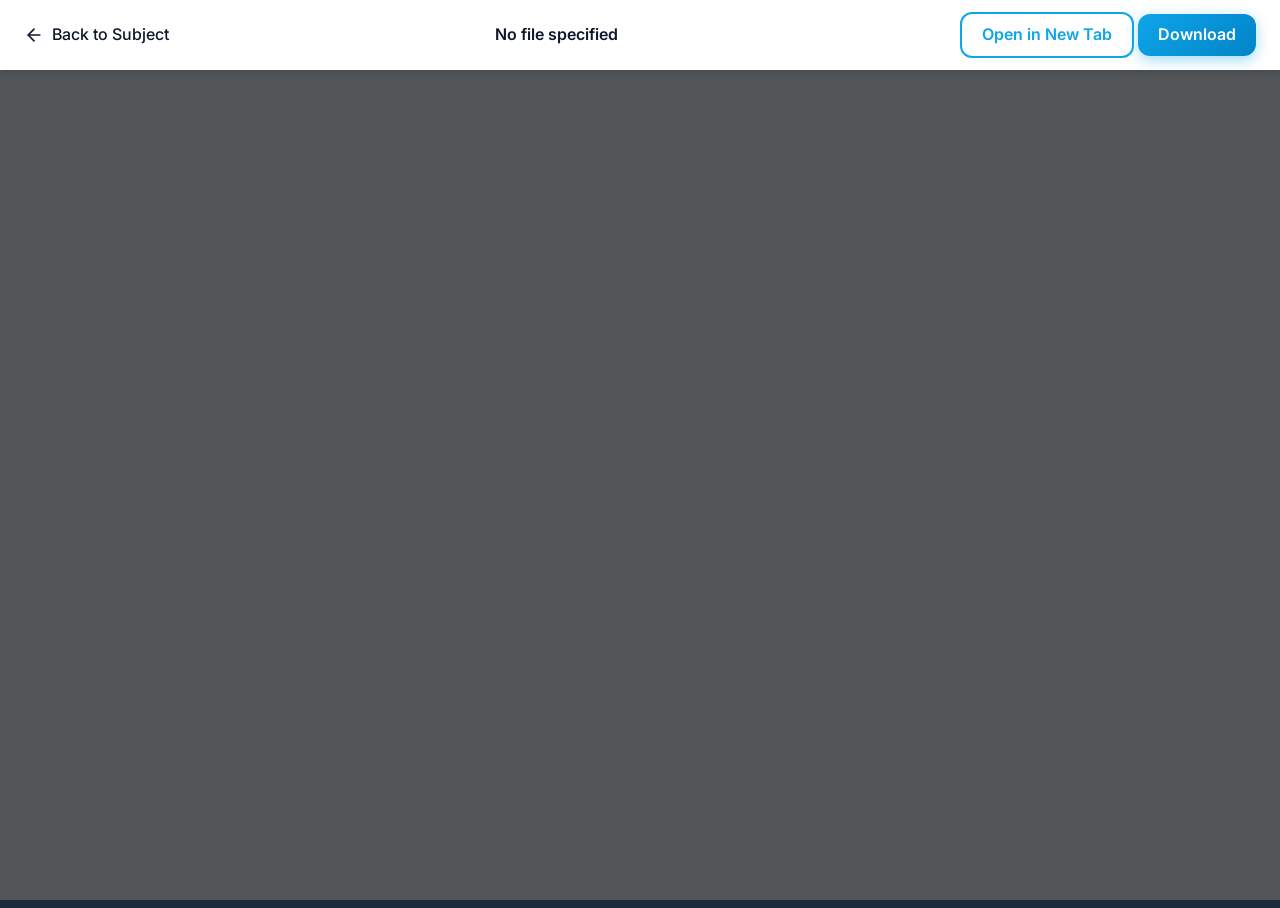
<file: pages/viewer.html>
<!DOCTYPE html>
<html lang="en">

<head>
    <meta charset="UTF-8">
    <meta name="viewport" content="width=device-width, initial-scale=1.0">
    <title>Document Viewer - Pharm D FUUAST</title>
    <meta name="description" content="View and download lecture documents and notes from the Pharm D Portal at FUUAST.">
    <!-- Open Graph / Social Media -->
    <meta property="og:type" content="website">
    <meta property="og:url" content="https://pharmd-fuuast.com/pages/viewer.html">
    <meta property="og:title" content="Document Viewer – Pharm D Portal FUUAST">
    <meta property="og:description" content="View and download lecture documents and notes from the Pharm D Portal at FUUAST.">
    <meta property="og:image" content="../img/fuuast_logo_transparent.png">
    <meta property="og:site_name" content="Pharm D Portal FUUAST">
    <!-- Twitter Card -->
    <meta name="twitter:card" content="summary">
    <meta name="twitter:title" content="Document Viewer – Pharm D Portal FUUAST">
    <meta name="twitter:description" content="View and download lecture documents and notes from the Pharm D Portal at FUUAST.">
    <meta name="twitter:image" content="../img/fuuast_logo_transparent.png">
    <!-- Google Fonts -->
    <link href="https://fonts.googleapis.com/css2?family=Inter:wght@400;500;600;700&display=swap" rel="stylesheet">
    <link rel="stylesheet" href="../css/style.css">
    <style>
        body,
        html {
            margin: 0;
            padding: 0;
            height: 100%;
            overflow: hidden;
            background-color: #1e293b;
        }

        .viewer-container {
            display: flex;
            flex-direction: column;
            height: 100vh;
            width: 100vw;
        }

        .viewer-header {
            background-color: var(--bg-surface);
            padding: 0.75rem 1.5rem;
            display: flex;
            align-items: center;
            justify-content: space-between;
            box-shadow: var(--shadow-md);
            z-index: 10;
        }

        .viewer-title {
            font-weight: 600;
            color: var(--text-main);
            white-space: nowrap;
            overflow: hidden;
            text-overflow: ellipsis;
            margin-right: 1rem;
        }

        .iframe-wrapper {
            flex-grow: 1;
            position: relative;
            background-color: #525659;
            /* Standard PDF viewer background */
        }

        #doc-iframe {
            width: 100%;
            height: 100%;
            border: none;
        }

        .fallback-message {
            position: absolute;
            top: 50%;
            left: 50%;
            transform: translate(-50%, -50%);
            text-align: center;
            color: white;
            padding: 2rem;
            max-width: 500px;
        }

        .fallback-message h2 {
            color: white;
            margin-bottom: 1rem;
        }

        .fallback-message p {
            color: #cbd5e1;
            margin-bottom: 1.5rem;
        }

        .btn-back {
            display: inline-flex;
            align-items: center;
            gap: 0.5rem;
            color: var(--text-main);
            font-weight: 500;
            cursor: pointer;
            transition: color var(--transition-fast);
        }

        .btn-back:hover {
            color: var(--primary);
        }

        @media (max-width: 640px) {
            .viewer-header {
                padding: 0.5rem 1rem;
            }

            .viewer-title {
                font-size: 0.9rem;
            }
        }
    </style>
</head>

<body>

    <div class="viewer-container">
        <header class="viewer-header">
            <a href="javascript:history.back()" class="btn-back">
                <svg width="20" height="20" viewBox="0 0 24 24" fill="none" stroke="currentColor" stroke-width="2"
                    stroke-linecap="round" stroke-linejoin="round">
                    <line x1="19" y1="12" x2="5" y2="12"></line>
                    <polyline points="12 19 5 12 12 5"></polyline>
                </svg>
                Back to Subject
            </a>
            <div class="viewer-title" id="file-name">Loading Document...</div>
            <div class="viewer-actions">
                <a href="#" id="view-tab-link" class="btn-outline btn-nav" target="_blank">Open in New Tab</a>
                <a href="#" id="download-link" class="btn-primary btn-nav" download>Download</a>
            </div>
        </header>

        <div class="iframe-wrapper">
            <iframe id="doc-iframe" src="" allow="autoplay"></iframe>
            <div id="fallback" class="fallback-message" style="display: none;">
                <div class="fallback-icon">📄</div>
                <h2 id="fallback-title">Cannot Preview File</h2>
                <p id="fallback-text">This file type (or local environment) might not support direct preview. Please
                    download the file to view it.</p>
                <div class="flex-buttons" style="justify-content: center;">
                    <a href="#" id="fallback-download" class="btn-primary">Download File</a>
                    <a href="#" id="fallback-newtab" class="btn-outline" target="_blank">Try in New Tab</a>
                </div>
            </div>
        </div>
    </div>

    <script>
        document.addEventListener('DOMContentLoaded', () => {
            const params = new URLSearchParams(window.location.search);
            const rawFileUrl = params.get('file');

            if (!rawFileUrl) {
                document.getElementById('file-name').textContent = 'No file specified';
                return;
            }

            const fileUrl = rawFileUrl;
            let fileName = params.get('name') || decodeURIComponent(fileUrl.split('/').pop());
            let fileExt = fileName.split('.').pop().toLowerCase();

            // If it's a blob/object URL, it might not have an extension in the path
            if (fileUrl.startsWith('blob:') && !params.get('name')) {
                fileExt = 'pdf'; // Default to PDF for upload previews if unknown
            }

            document.getElementById('file-name').textContent = fileName;

            const downloadLink = document.getElementById('download-link');
            const viewTabLink = document.getElementById('view-tab-link');
            const fallbackDownload = document.getElementById('fallback-download');
            const fallbackNewTab = document.getElementById('fallback-newtab');

            // Encode the URL for the iframe src and links
            const encodedUrl = encodeURI(fileUrl).replace(/#/g, '%23');

            downloadLink.href = encodedUrl;
            viewTabLink.href = encodedUrl;
            fallbackDownload.href = encodedUrl;
            fallbackNewTab.href = encodedUrl;

            const iframe = document.getElementById('doc-iframe');
            const fallback = document.getElementById('fallback');

            // Check if we are running locally (file:// or localhost)
            const isLocal = window.location.protocol === 'file:';
            const isLocalhost = window.location.hostname === 'localhost' || window.location.hostname === '127.0.0.1';

            if (fileExt === 'pptx' || fileExt === 'ppt') {
                // Browsers don't support PPTX natively. 
                // We show a fallback unless it's a public URL we can send to Google Docs viewer.

                if (isLocal || isLocalhost) {
                    // Local environments can't use cloud viewers
                    iframe.style.display = 'none';
                    fallback.style.display = 'block';
                    document.getElementById('fallback-title').textContent = "PowerPoint Preview Restricted (Local)";
                    document.getElementById('fallback-text').innerHTML = "PowerPoint files cannot be previewed when running the website on <strong>localhost</strong> or as a <strong>local file</strong> because cloud viewers cannot access your private files. <br><br>Please download the file to view it on your computer.";
                } else {
                    // If hosted on a public server, try Google Docs viewer
                    const publicUrl = window.location.href.substring(0, window.location.href.lastIndexOf('/') + 1) + encodedUrl;
                    // We use a different approach for public URLs
                    iframe.src = `https://docs.google.com/gview?url=${encodeURIComponent(publicUrl)}&embedded=true`;
                    iframe.style.display = 'block';
                    fallback.style.display = 'none';
                }
            } else if (fileExt === 'pdf') {
                iframe.src = encodedUrl;

                // Set a timeout to check if the iframe seems to have failed (rough estimate)
                if (isLocal) {
                    setTimeout(() => {
                        // We can't actually detect the failure cleanly due to security,
                        // but we can provide a persistent fallback message if they are waiting too long.
                    }, 5000);
                }
            } else {
                iframe.src = encodedUrl;
            }
        });
    </script>
</body>

</html>
</file>
<file: css/style.css>
/* ==========================================================================
   CSS Variables (Design Tokens)
   ========================================================================== */
:root {
    /* Color Palette */
    --primary: #0ea5e9;
    /* Medical Blue */
    --primary-light: #38bdf8;
    --primary-dark: #0284c7;

    --secondary: #14b8a6;
    /* Medical Teal */
    --secondary-light: #5eead4;
    --secondary-dark: #0f766e;

    --accent: #f59e0b;

    /* Backgrounds */
    --bg-main: #f8fafc;
    --bg-surface: #ffffff;
    --bg-light: #e0f2fe;

    /* Text */
    --text-main: #0f172a;
    --text-muted: #64748b;
    --text-inverse: #ffffff;

    /* Spacing & Sizing */
    --border-radius: 12px;
    --border-radius-lg: 24px;

    /* Shadows */
    --shadow-sm: 0 1px 2px 0 rgb(0 0 0 / 0.05);
    --shadow-md: 0 4px 6px -1px rgb(0 0 0 / 0.1), 0 2px 4px -2px rgb(0 0 0 / 0.1);
    --shadow-lg: 0 10px 15px -3px rgb(0 0 0 / 0.1), 0 4px 6px -4px rgb(0 0 0 / 0.1);

    /* Transitions */
    --transition-fast: 0.2s ease;
    --transition-smooth: 0.3s cubic-bezier(0.4, 0, 0.2, 1);
}

/* ==========================================================================
   Base Styles Reset
   ========================================================================== */
* {
    margin: 0;
    padding: 0;
    box-sizing: border-box;
}

html {
    scroll-behavior: smooth;
}

body {
    font-family: 'Inter', sans-serif;
    background-color: var(--bg-main);
    color: var(--text-main);
    line-height: 1.6;
    overflow-x: hidden;
}

img {
    max-width: 100%;
    height: auto;
    display: block;
}

a {
    text-decoration: none;
    color: inherit;
    transition: color var(--transition-fast);
}

h1,
h2,
h3,
h4,
h5,
h6 {
    font-weight: 700;
    line-height: 1.2;
    color: var(--text-main);
    margin-bottom: 0.5em;
}

h1 {
    font-size: 3rem;
}

h2 {
    font-size: 2.25rem;
}

h3 {
    font-size: 1.5rem;
}

p {
    margin-bottom: 1rem;
    color: var(--text-muted);
}

/* ==========================================================================
   Layout & Utilities
   ========================================================================== */
.container {
    width: 100%;
    max-width: 1200px;
    margin: 0 auto;
    padding: 0 1.5rem;
}

.section-padding {
    padding: 5rem 0;
}

.text-center {
    text-align: center;
}

.mt-4 {
    margin-top: 2rem;
}

.bg-light {
    background-color: var(--bg-light);
}

.grid {
    display: grid;
    gap: 2rem;
}

.layout-2-col {
    display: flex;
    flex-wrap: wrap;
    gap: 2rem;
}

.layout-2-col > div {
    flex: 1 1 450px;
}

.align-center {
    align-items: center;
}

/* Glassmorphism Panel */
.glass-panel {
    background: rgba(255, 255, 255, 0.7);
    backdrop-filter: blur(10px);
    -webkit-backdrop-filter: blur(10px);
    border: 1px solid rgba(255, 255, 255, 0.3);
    border-radius: var(--border-radius-lg);
    box-shadow: var(--shadow-lg);
}

/* ==========================================================================
   Navigation (Header)
   ========================================================================== */
.navbar {
    position: sticky;
    top: 0;
    z-index: 1000;
    background-color: rgba(255, 255, 255, 0.9);
    backdrop-filter: blur(8px);
    border-bottom: 1px solid rgba(0, 0, 0, 0.05);
    padding: 1rem 0;
    transition: all var(--transition-smooth);
}

.nav-content {
    display: flex;
    justify-content: space-between;
    align-items: center;
}

.logo {
    font-size: 1.5rem;
    font-weight: 700;
    display: flex;
    align-items: center;
    gap: 0.5rem;
    color: var(--primary-dark);
}

.logo-accent {
    color: #059669; /* Deep Green */
}

.logo-icon {
    display: inline-flex;
    align-items: center;
    justify-content: center;
    width: 32px;
    height: 32px;
    background: linear-gradient(135deg, var(--primary), var(--secondary));
    color: white;
    border-radius: 50%;
    font-size: 1.25rem;
    line-height: 1;
}

.logo-img {
    height: 48px;
    width: auto;
    object-fit: contain;
}

.logo-img-small {
    height: 32px;
    width: auto;
    object-fit: contain;
    margin-right: 0.5rem;
    vertical-align: middle;
}

.nav-links {
    display: flex;
    align-items: center;
    gap: 2rem;
}

.nav-links a:not(.btn-nav) {
    font-weight: 500;
    position: relative;
    padding: 0.5rem 0;
}

.nav-links a:not(.btn-nav):hover,
.nav-links a.active {
    color: var(--primary);
}

.nav-links a:not(.btn-nav)::after {
    content: '';
    position: absolute;
    bottom: 0;
    left: 0;
    width: 0;
    height: 2px;
    background-color: var(--primary);
    transition: width var(--transition-smooth);
}

.nav-links a:not(.btn-nav):hover::after,
.nav-links a.active::after {
    width: 100%;
}

/* Dropdown */
.dropdown {
    position: relative;
    display: inline-block;
}

.dropbtn {
    font-family: inherit;
    font-size: 1rem;
    font-weight: 500;
    background: none;
    border: none;
    cursor: pointer;
    color: inherit;
    padding: 0.5rem 0;
    display: flex;
    align-items: center;
    gap: 0.3rem;
}

.arrow {
    font-size: 0.7em;
    transition: transform var(--transition-fast);
}

.dropdown:hover .arrow {
    transform: rotate(180deg);
}

.dropdown-content {
    display: block;
    visibility: hidden;
    opacity: 0;
    transform: translateY(10px);
    position: absolute;
    top: 100%;
    left: 50%;
    transform: translateX(-50%) translateY(10px);
    background-color: var(--bg-surface);
    min-width: 200px;
    box-shadow: var(--shadow-lg);
    border-radius: var(--border-radius);
    padding: 0.5rem 0;
    z-index: 1;
}

.dropdown:hover .dropdown-content,
.dropdown.active .dropdown-content {
    visibility: visible;
    opacity: 1;
    transform: translateX(-50%) translateY(0);
    pointer-events: auto;
}

.dropdown-content a {
    color: var(--text-main);
    padding: 0.75rem 1.5rem !important;
    display: block;
    font-size: 0.95rem;
}

.dropdown-content a::after {
    display: none !important;
}

.dropdown-content a:hover {
    background-color: var(--bg-light);
    color: var(--primary) !important;
}

/* Mobile Menu Toggle */
.mobile-menu-btn {
    display: none;
    background: none;
    border: none;
    cursor: pointer;
    flex-direction: column;
    gap: 5px;
}

.mobile-menu-btn .bar {
    width: 25px;
    height: 3px;
    background-color: var(--text-main);
    border-radius: 3px;
    transition: all var(--transition-fast);
}

/* ==========================================================================
   Buttons
   ========================================================================== */
.btn-primary,
.btn-secondary,
.btn-outline {
    display: inline-flex;
    align-items: center;
    justify-content: center;
    padding: 0.75rem 1.5rem;
    font-weight: 600;
    border-radius: var(--border-radius);
    cursor: pointer;
    transition: all var(--transition-fast);
    border: none;
    font-size: 1rem;
}

.btn-primary {
    background: linear-gradient(135deg, var(--primary), var(--primary-dark));
    color: white;
    box-shadow: 0 4px 14px 0 rgba(14, 165, 233, 0.39);
}

.btn-primary:hover {
    transform: translateY(-2px);
    box-shadow: 0 6px 20px rgba(14, 165, 233, 0.4);
    color: white;
}

.btn-secondary {
    background-color: var(--bg-surface);
    color: var(--primary);
    border: 1px solid transparent;
    box-shadow: var(--shadow-md);
}

.btn-secondary:hover {
    border-color: var(--primary-light);
    transform: translateY(-2px);
}

.btn-outline {
    background: transparent;
    color: var(--primary);
    border: 2px solid var(--primary);
}

.btn-outline:hover {
    background-color: var(--primary);
    color: white;
}

.btn-large {
    padding: 1rem 2rem;
    font-size: 1.1rem;
}

.btn-nav {
    padding: 0.5rem 1.25rem !important;
}

/* ==========================================================================
   Hero Section
   ========================================================================== */
.hero {
    position: relative;
    padding: 6rem 0;
    overflow: hidden;
    background: linear-gradient(180deg, var(--bg-main) 0%, #ffffff 100%);
    display: flex;
    align-items: center;
    justify-content: center;
    min-height: 80vh;
}

.hero-content {
    position: relative;
    z-index: 2;
    max-width: 800px;
    margin: 0 auto;
    text-align: center;
}

.hero h1 {
    font-size: clamp(2.5rem, 5vw, 4rem);
    background: linear-gradient(135deg, var(--primary-dark), var(--secondary));
    -webkit-background-clip: text;
    background-clip: text;
    -webkit-text-fill-color: transparent;
    margin-bottom: 1.5rem;
    line-height: 1.1;
}

.hero p {
    font-size: clamp(1rem, 3vw, 1.25rem);
    margin-bottom: 2.5rem;
    max-width: 600px;
    margin-left: auto;
    margin-right: auto;
}

.hero-buttons {
    display: flex;
    gap: 1rem;
    justify-content: center;
    flex-wrap: wrap;
}

/* Decorative Shapes */
.hero-bg-shapes {
    position: absolute;
    top: 0;
    left: 0;
    width: 100%;
    height: 100%;
    z-index: 1;
    overflow: hidden;
    pointer-events: none;
}

.shape {
    position: absolute;
    border-radius: 50%;
    filter: blur(80px);
    opacity: 0.5;
}

.shape-1 {
    top: -10%;
    right: -5%;
    width: 400px;
    height: 400px;
    background-color: var(--primary-light);
}

.shape-2 {
    bottom: -10%;
    left: -5%;
    width: 300px;
    height: 300px;
    background-color: var(--secondary-light);
}

/* ==========================================================================
   Search Bar
   ========================================================================== */
.search-container {
    max-width: 600px;
    margin: -2rem auto 3rem;
    position: relative;
    z-index: 10;
    padding: 0 1.5rem;
}

.search-box {
    position: relative;
    display: flex;
    align-items: center;
    background: rgba(255, 255, 255, 0.8);
    backdrop-filter: blur(12px);
    border: 1px solid rgba(255, 255, 255, 0.3);
    border-radius: 50px;
    padding: 0.5rem 1.5rem;
    box-shadow: var(--shadow-lg);
    transition: all var(--transition-smooth);
}

.search-box:focus-within {
    background: #ffffff;
    box-shadow: 0 10px 25px -5px rgba(14, 165, 233, 0.2);
    transform: translateY(-2px);
}

.search-icon {
    font-size: 1.25rem;
    color: var(--primary);
    margin-right: 1rem;
}

.search-input {
    width: 100%;
    border: none;
    background: none;
    padding: 0.75rem 0;
    font-size: 1.1rem;
    font-family: inherit;
    color: var(--text-main);
    outline: none;
}

.search-input::placeholder {
    color: var(--text-muted);
    opacity: 0.7;
}

.search-results {
    position: absolute;
    top: calc(100% + 10px);
    left: 1.5rem;
    right: 1.5rem;
    background: white;
    border-radius: var(--border-radius);
    box-shadow: var(--shadow-lg);
    display: none;
    max-height: 400px;
    overflow-y: auto;
    z-index: 100;
    border: 1px solid rgba(0, 0, 0, 0.05);
}

.search-results.active {
    display: block;
    animation: slideDown var(--transition-fast);
}

.search-result-item {
    display: flex;
    align-items: center;
    gap: 1rem;
    padding: 1rem;
    border-bottom: 1px solid #f1f5f9;
    transition: background var(--transition-fast);
}

.search-result-item:last-child {
    border-bottom: none;
}

.search-result-item:hover {
    background: var(--bg-light);
    color: var(--primary);
}

.result-icon {
    font-size: 1.5rem;
    width: 40px;
    height: 40px;
    display: flex;
    align-items: center;
    justify-content: center;
    background: #f8fafc;
    border-radius: 8px;
}

.result-info h4 {
    font-size: 0.95rem;
    margin-bottom: 0.1rem;
}

.result-info span {
    font-size: 0.75rem;
    color: var(--text-muted);
}

@keyframes slideDown {
    from {
        opacity: 0;
        transform: translateY(-10px);
    }

    to {
        opacity: 1;
        transform: translateY(0);
    }
}

/* ==========================================================================
   Cards & Grids
   ========================================================================== */
.section-header {
    text-align: center;
    margin-bottom: 4rem;
    max-width: 700px;
    margin-left: auto;
    margin-right: auto;
}

.cards-grid {
    display: flex;
    flex-wrap: wrap;
    gap: 2rem;
    justify-content: center;
}

.card {
    background-color: var(--bg-surface);
    border-radius: var(--border-radius);
    padding: 2rem;
    box-shadow: var(--shadow-md);
    transition: all var(--transition-smooth);
    border: 1px solid rgba(0, 0, 0, 0.02);
    display: flex;
    flex-direction: column;
    align-items: flex-start;
    flex: 1 1 280px;
    max-width: 380px;
}

.card:hover {
    transform: translateY(-5px);
    box-shadow: var(--shadow-lg);
    border-color: var(--primary-light);
}

.card-icon {
    font-size: 2.5rem;
    margin-bottom: 1.5rem;
    background: transparent;
    width: 80px;
    height: 80px;
    display: flex;
    align-items: center;
    justify-content: center;
    border-radius: 12px;
}

.card-icon img {
    max-width: 100%;
    max-height: 100%;
    object-fit: contain;
}

.subject-card h3 {
    margin-bottom: 0.5rem;
    font-size: 1.25rem;
}

.subject-card p {
    margin-bottom: 0;
    font-size: 0.95rem;
}

.pdf-actions {
    display: flex;
    gap: 0.75rem;
    flex-wrap: wrap;
}

@media (max-width: 640px) {
    .pdf-item {
        flex-direction: column;
        align-items: flex-start;
        gap: 1.5rem;
    }

    .pdf-actions {
        width: 100%;
        justify-content: stretch;
    }

    .pdf-actions .btn-outline,
    .pdf-actions .btn-primary {
        flex: 1;
        font-size: 0.9rem;
        padding: 0.5rem 1rem;
    }
}

/* Ad Regions */
.ad-region {
    background: var(--bg-main);
    border: 2px dashed #cbd5e1;
    border-radius: var(--border-radius);
    display: flex;
    align-items: center;
    justify-content: center;
    color: var(--text-muted);
    font-size: 0.8rem;
    font-weight: 500;
    margin: 2rem 0;
    min-height: 100px;
    position: relative;
    overflow: hidden;
}

.ad-region::before {
    content: 'SPONSORED';
    position: absolute;
    top: 5px;
    left: 5px;
    font-size: 0.6rem;
    letter-spacing: 1px;
    opacity: 0.5;
}

.ad-sidebar {
    width: 100%;
    min-height: 250px;
    margin: 1rem 0;
}

.ad-banner {
    width: 100%;
    max-width: 728px;
    height: 90px;
    margin: 2rem auto;
}

/* ==========================================================================
   Student Resources Section
   ========================================================================== */
.student-resources .feature-list {
    list-style: none;
    margin-bottom: 2rem;
}

.student-resources .feature-list li {
    position: relative;
    padding-left: 2rem;
    margin-bottom: 0.75rem;
    color: var(--text-main);
    font-weight: 500;
}

.student-resources .feature-list li::before {
    content: '✓';
    position: absolute;
    left: 0;
    top: 50%;
    transform: translateY(-50%);
    color: var(--secondary);
    font-weight: bold;
}

.flex-buttons {
    display: flex;
    gap: 1rem;
}

.illustration-placeholder {
    width: 100%;
    aspect-ratio: 4/3;
    display: flex;
    align-items: center;
    justify-content: center;
    background: linear-gradient(135deg, var(--primary-light), var(--secondary-light));
    border-radius: calc(var(--border-radius-lg) - 1px);
}

.icon-large {
    font-size: 5rem;
    animation: float 6s ease-in-out infinite;
}

@keyframes float {
    0% {
        transform: translateY(0px);
    }

    50% {
        transform: translateY(-20px);
    }

    100% {
        transform: translateY(0px);
    }
}

/* ==========================================================================
   Footer
   ========================================================================== */
.footer {
    background-color: var(--text-main);
    color: var(--bg-main);
    padding: 4rem 0 2rem;
}

.footer-content {
    display: flex;
    justify-content: space-between;
    flex-wrap: wrap;
    gap: 4rem;
    margin-bottom: 3rem;
}

.footer-brand {
    flex: 2 1 300px;
}

.footer-links {
    flex: 1 1 200px;
}

.footer-brand .logo-icon {
    display: inline-flex;
    margin-right: 0.5rem;
}

.footer-brand p {
    color: #94a3b8;
    margin-top: 1rem;
    max-width: 300px;
}

.footer-links h4 {
    color: white;
    margin-bottom: 1.5rem;
}

.footer-links a {
    display: block;
    color: #cbd5e1;
    margin-bottom: 0.75rem;
}

.footer-links a:hover {
    color: var(--primary-light);
}

.footer-bottom {
    text-align: center;
    padding-top: 2rem;
    border-top: 1px solid rgba(255, 255, 255, 0.1);
    color: #64748b;
    font-size: 0.9rem;
}

/* ==========================================================================
   Responsive Design
   ========================================================================== */
@media (max-width: 992px) {
    .layout-2-col {
        flex-direction: column;
    }

    .image-content {
        order: -1;
    }
}

@media (max-width: 768px) {
    .hero {
        padding: 4rem 0;
        min-height: 60vh;
    }

    .nav-links {
        display: none;
        /* Hide default nav on mobile */
        position: absolute;
        top: 100%;
        left: 0;
        width: 100%;
        background: white;
        flex-direction: column;
        padding: 1rem;
        box-shadow: var(--shadow-md);
        gap: 1rem;
    }

    .nav-links.active {
        display: flex;
    }

    .mobile-menu-btn {
        display: flex;
    }

    .dropdown {
        width: 100%;
    }

    .dropdown-content {
        position: static;
        transform: none !important;
        visibility: visible;
        opacity: 1;
        box-shadow: none;
        background: var(--bg-light);
        margin-top: 0.5rem;
        display: none;
    }

    .dropdown.active .dropdown-content {
        display: block;
    }
    
    .subject-hero {
        padding: 3rem 0;
    }
    
    .subject-icon {
        font-size: 3rem;
    }
    
    h1 {
        font-size: 2.25rem;
    }

    .footer-content {
        flex-direction: column;
        gap: 2rem;
    }
}

@media (max-width: 480px) {
    .hero-buttons {
        flex-direction: column;
        align-items: stretch;
    }
    
    .hero-buttons .btn-primary, .hero-buttons .btn-outline {
        width: 100%;
    }
    
    .card {
        padding: 1.5rem;
    }
    
    .pdf-info {
        flex-direction: column;
        align-items: flex-start;
        gap: 0.5rem;
    }
    
    .search-box {
        padding: 0.5rem 1rem;
    }
    
    .logo {
        font-size: 1.25rem;
    }
}
</file>
